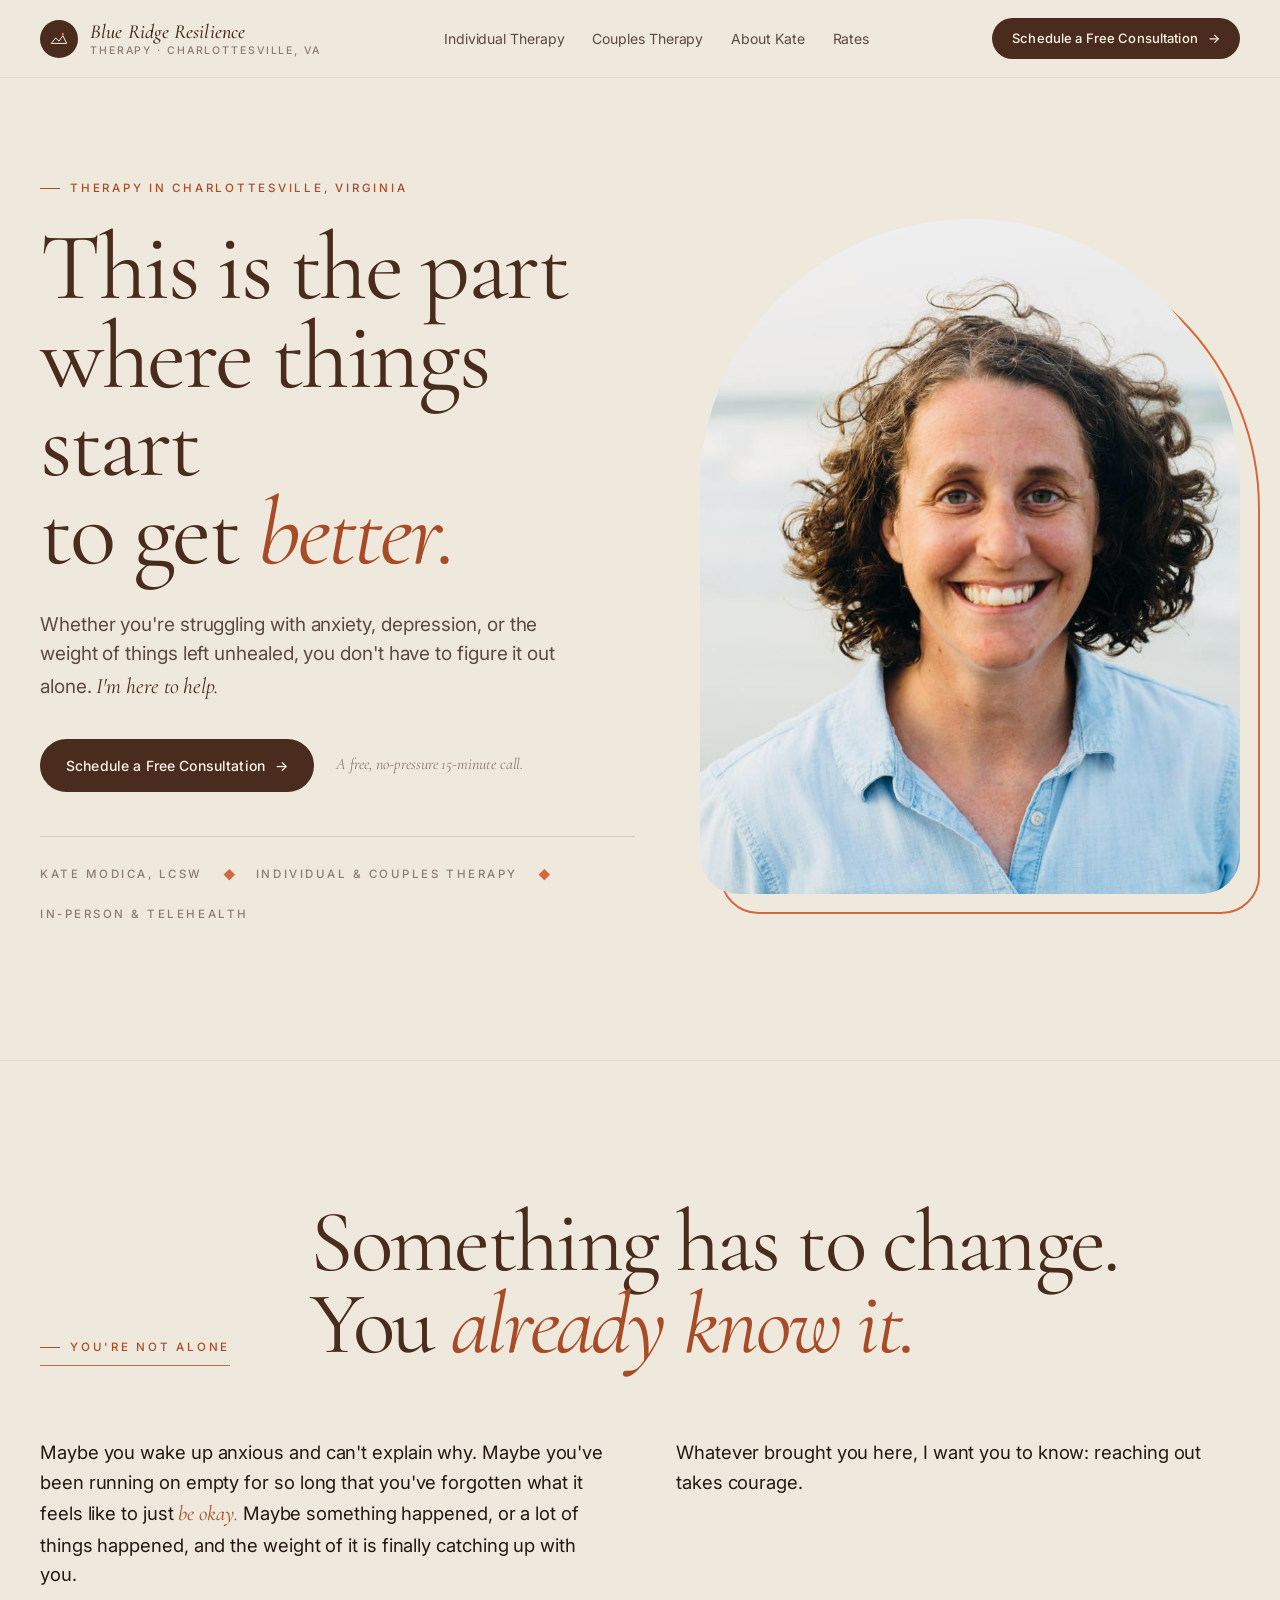
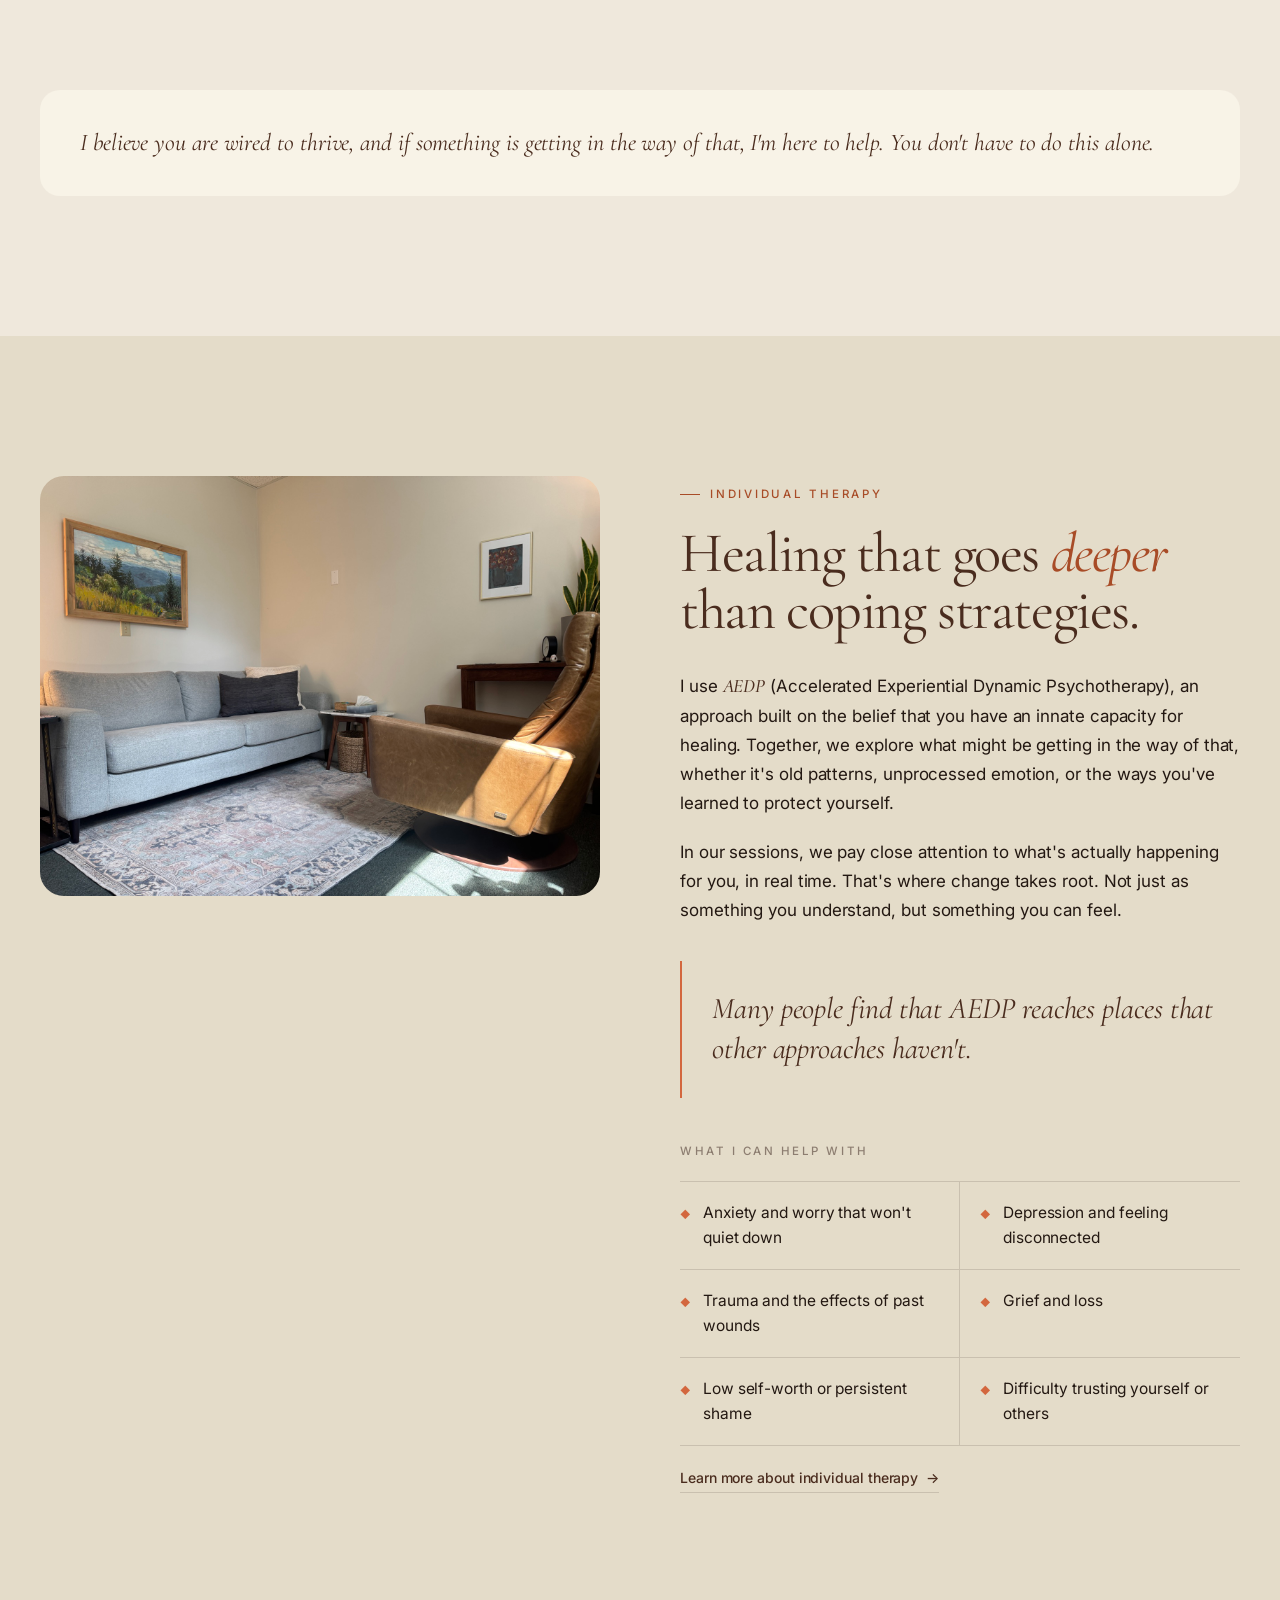
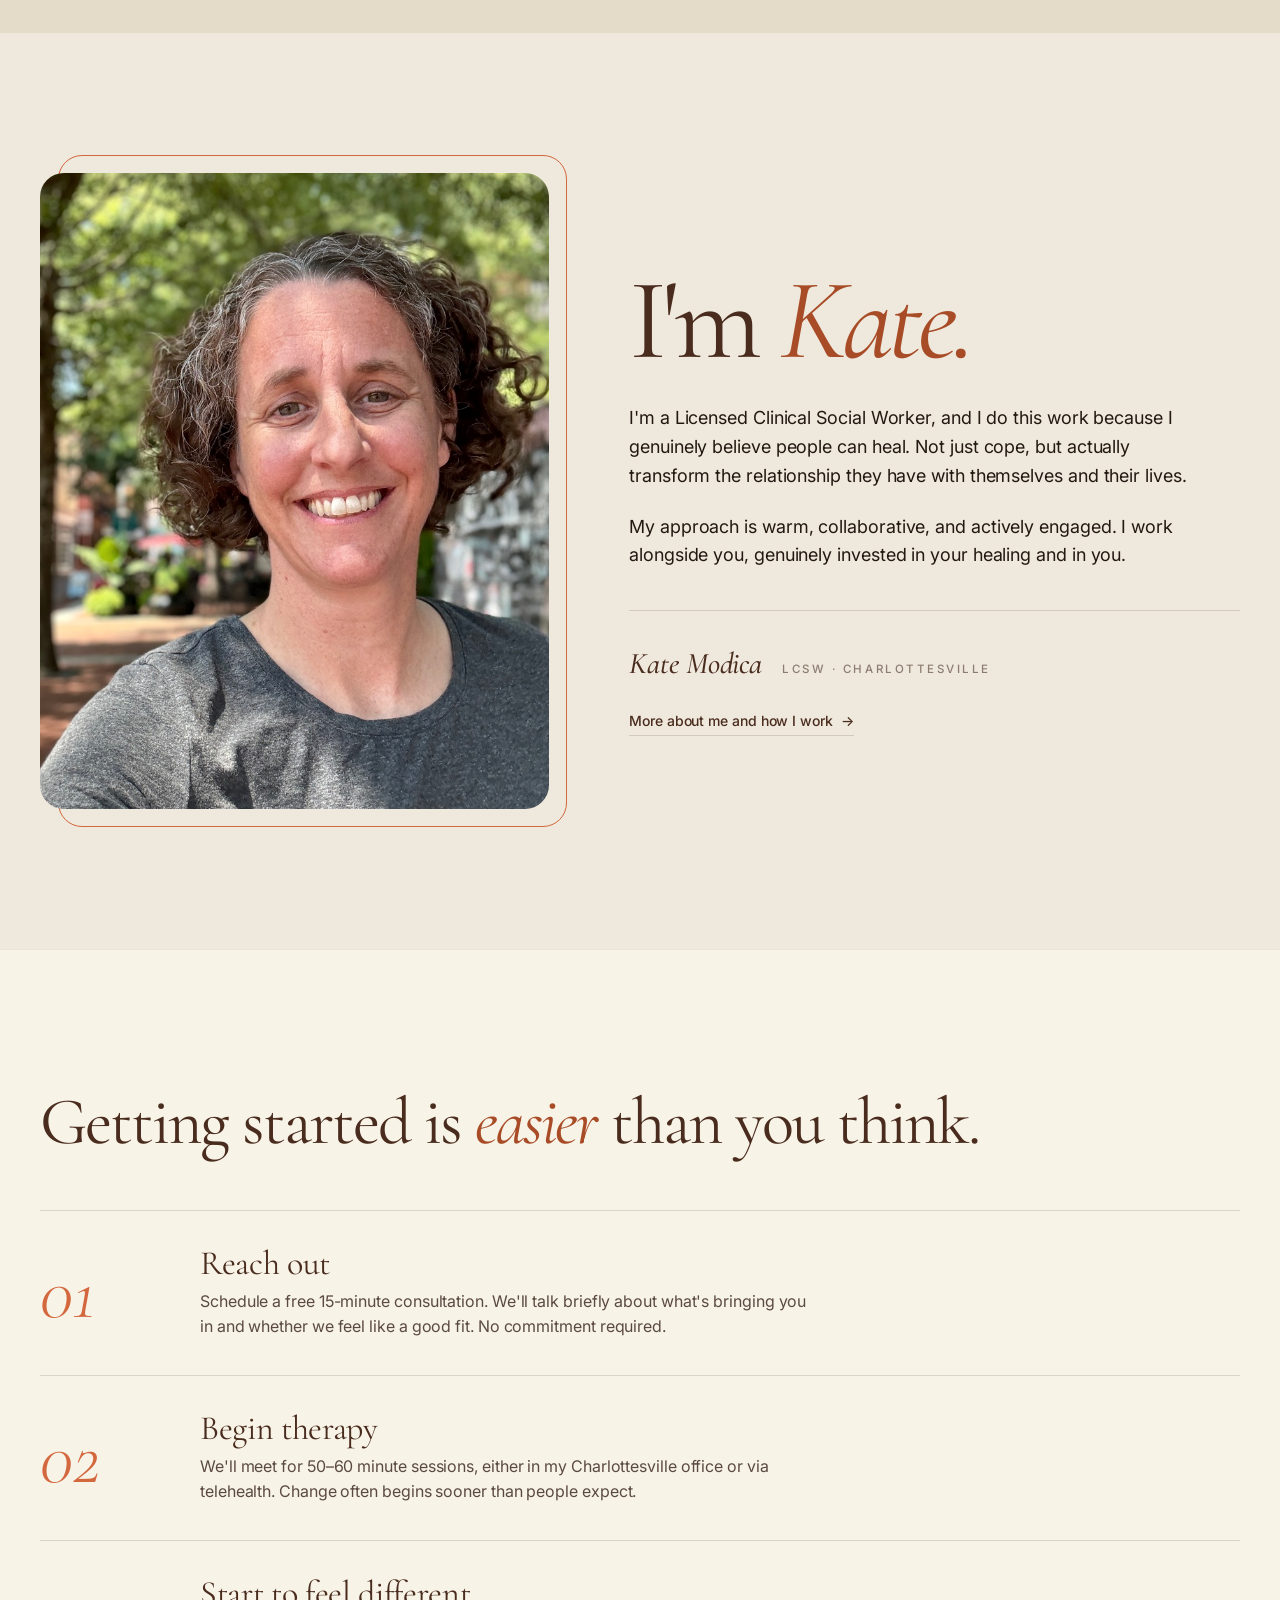
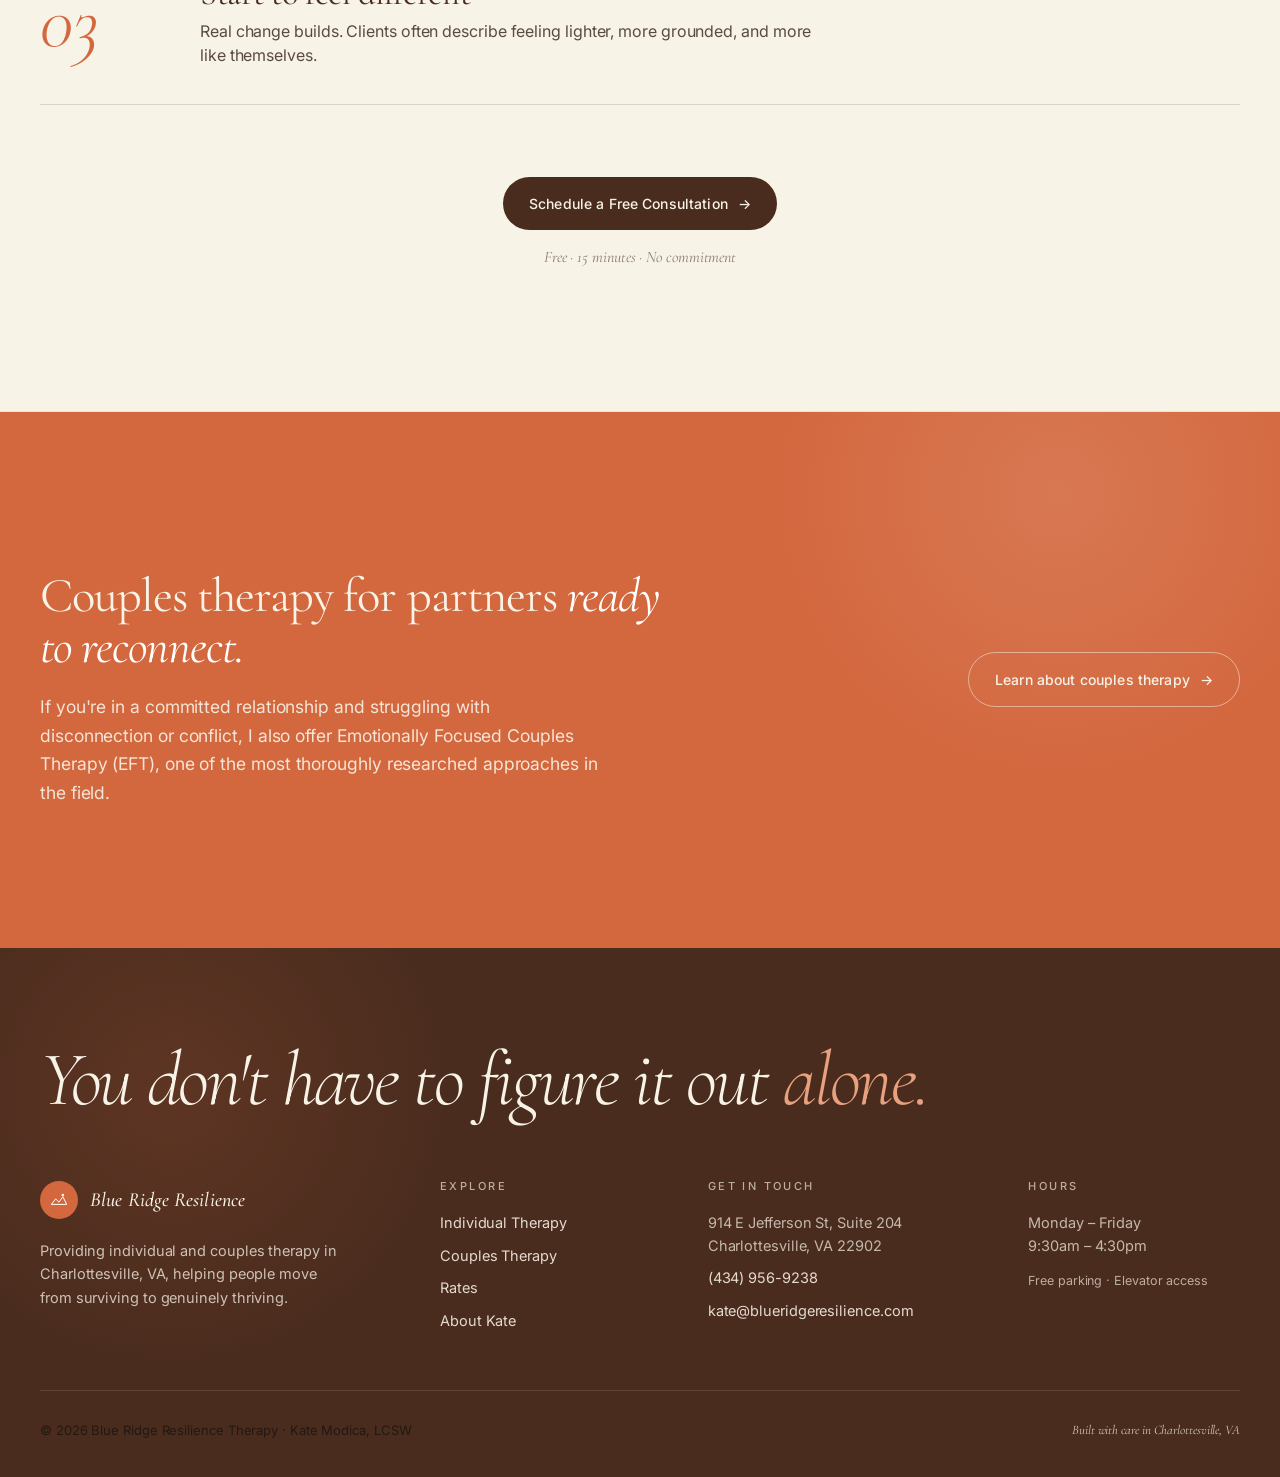
<file: files 2/index.html>
<!DOCTYPE html>
<html lang="en">
<head>
  <meta charset="UTF-8" />
  <meta name="viewport" content="width=device-width, initial-scale=1.0" />
  <title>Therapy in Charlottesville, VA · Kate Modica, LCSW · Blue Ridge Resilience Therapy</title>
  <meta name="description" content="Individual and couples therapy in Charlottesville, Virginia. Kate Modica, LCSW offers AEDP and EFT — approaches that go deeper than coping strategies. Schedule a free 15-minute consultation." />

  <link rel="icon" type="image/svg+xml" href="favicon.svg" />

  <meta property="og:type" content="website" />
  <meta property="og:site_name" content="Blue Ridge Resilience Therapy" />
  <meta property="og:title" content="Therapy in Charlottesville, VA · Kate Modica, LCSW" />
  <meta property="og:description" content="Individual and couples therapy in Charlottesville, Virginia. Kate Modica, LCSW offers AEDP and EFT — approaches that go deeper than coping strategies. Schedule a free 15-minute consultation." />
  <meta property="og:url" content="https://blueridgeresilience.com/" />
  <meta property="og:image" content="https://blueridgeresilience.com/headshot_kate.jpg" />
  <link rel="canonical" href="https://blueridgeresilience.com/" />

  <script type="application/ld+json">
  {
    "@context": "https://schema.org",
    "@type": "LocalBusiness",
    "name": "Blue Ridge Resilience Therapy",
    "description": "Individual and couples therapy in Charlottesville, Virginia. Kate Modica, LCSW offers AEDP and EFT — approaches that go deeper than coping strategies.",
    "url": "https://blueridgeresilience.com",
    "telephone": "(434) 956-9238",
    "email": "kate@blueridgeresilience.com",
    "image": "https://blueridgeresilience.com/headshot_kate.jpg",
    "priceRange": "$$",
    "address": {
      "@type": "PostalAddress",
      "streetAddress": "914 E Jefferson St, Suite 204",
      "addressLocality": "Charlottesville",
      "addressRegion": "VA",
      "postalCode": "22902",
      "addressCountry": "US"
    },
    "openingHoursSpecification": {
      "@type": "OpeningHoursSpecification",
      "dayOfWeek": ["Monday","Tuesday","Wednesday","Thursday","Friday"],
      "opens": "09:30",
      "closes": "16:30"
    },
    "founder": {
      "@type": "Person",
      "name": "Kate Modica",
      "jobTitle": "Licensed Clinical Social Worker"
    }
  }
  </script>

  <link rel="preconnect" href="https://fonts.googleapis.com" />
  <link rel="preconnect" href="https://fonts.gstatic.com" crossorigin />
  <link href="https://fonts.googleapis.com/css2?family=Cormorant+Garamond:ital,wght@0,300..600;1,300..600&family=Inter:wght@300..600&family=Caveat:wght@500..700&display=swap" rel="stylesheet" />
  <link rel="stylesheet" href="styles.css" />

  <style>
    /* ═══ HOMEPAGE SPECIFIC ═══ */

    /* HERO */
    .hero { padding: 72px 0 96px; position: relative; }
    .hero-inner { display: grid; grid-template-columns: 1.1fr 1fr; gap: 64px; align-items: center; }
    .hero-copy { padding: 20px 0 40px; }
    .hero h1 {
      margin: 26px 0 32px;
      font-size: clamp(58px, 7.5vw, 118px);
      font-weight: 400;
      line-height: 0.92;
      letter-spacing: -0.025em;
      color: var(--plum);
    }
    .hero h1 .italic { font-style: italic; color: var(--clay-dk); display: inline-block; }
    .hero-lead { font-size: 19px; color: var(--mid); max-width: 520px; margin: 0 0 36px; line-height: 1.55; }
    .hero-lead em { font-style: italic; font-family: var(--display); font-size: 22px; color: var(--plum); }
    .hero-actions { display: flex; align-items: center; gap: 22px; flex-wrap: wrap; }
    .hero-actions .sub { font-family: var(--display); font-style: italic; font-size: 16px; color: var(--muted); max-width: 200px; line-height: 1.35; }
    .hero-cred { display: flex; align-items: center; gap: 20px; margin-top: 44px; padding-top: 28px; border-top: 1px solid var(--rule); flex-wrap: wrap; }
    .cred-item { font-size: 11.5px; letter-spacing: 0.22em; text-transform: uppercase; color: var(--muted); font-weight: 500; }
    .cred-sep { color: var(--clay); font-size: 12px; }

    /* Portrait */
    .hero-figure { position: relative; aspect-ratio: 4/5; max-width: 540px; margin-left: auto; }
    .hero-figure::after {
      content: '';
      position: absolute;
      inset: 20px -20px -20px 20px;
      border: 2px solid var(--clay);
      border-radius: 280px 280px 40px 40px;
      z-index: -1;
    }
    .hero-figure .main {
      width: 100%; height: 100%; object-fit: cover; object-position: center 20%;
      filter: saturate(0.96) contrast(1.02);
      border-radius: 280px 280px 40px 40px;
    }


    /* CHANGE section */
    .change { padding: 140px 0; border-top: 1px solid var(--rule-soft); background: var(--shell); }
    .change-head { display: grid; grid-template-columns: auto 1fr; gap: 80px; align-items: end; max-width: 1200px; margin: 0 auto 72px; }
    .change-head .eyebrow { padding-bottom: 8px; border-bottom: 1px solid var(--clay); min-width: 180px; }
    .change-head h2 { font-size: clamp(48px, 7vw, 88px); font-weight: 400; line-height: 0.94; letter-spacing: -0.03em; }
    .change-head h2 em { font-style: italic; color: var(--clay-dk); }
    .change-body { display: grid; grid-template-columns: 1fr 1fr; gap: 72px; max-width: 1200px; margin: 0 auto; }
    .change-body p { font-size: 18.5px; line-height: 1.6; color: var(--ink); }
    .change-body p em { font-style: italic; color: var(--clay-dk); font-family: var(--display); font-size: 21px; }
    .closer {
      grid-column: 1 / -1; margin-top: 28px; padding: 36px 40px;
      background: var(--milk); border-radius: 20px;
    }
    .closer p { font-family: var(--display); font-style: italic; font-size: 24px; line-height: 1.4; color: var(--plum); margin: 0; }

    /* WORK section */
    .work { padding: 140px 0; background: var(--shell-deep); }
    .work-inner { display: grid; grid-template-columns: 1fr 1fr; gap: 80px; align-items: start; }
    .work-figure { position: relative; }
    .work-figure img { width: 100%; height: auto; max-height: 560px; border-radius: 24px; filter: saturate(0.94) contrast(1.02); }
    .work-content h2 { font-size: clamp(36px, 4.4vw, 62px); line-height: 1; letter-spacing: -0.025em; margin: 22px 0 32px; }
    .work-content h2 em { font-style: italic; color: var(--clay-dk); }
    .work-content p { font-size: 17px; line-height: 1.7; margin-bottom: 20px; }
    .work-content strong { font-family: var(--display); font-style: italic; font-weight: 500; color: var(--plum); font-size: 19px; }
    .help-title { font-size: 11.5px; letter-spacing: 0.22em; text-transform: uppercase; color: var(--muted); font-weight: 500; margin: 44px 0 20px; }
    .help-grid { display: grid; grid-template-columns: 1fr 1fr; gap: 0; border-top: 1px solid var(--rule); list-style: none; }
    .help-grid .item { padding: 18px 16px 18px 0; border-bottom: 1px solid var(--rule); font-size: 15.5px; color: var(--ink); display: flex; gap: 12px; align-items: baseline; }
    .help-grid .item:nth-child(odd)  { border-right: 1px solid var(--rule); padding-right: 20px; }
    .help-grid .item:nth-child(even) { padding-left: 20px; }
    .help-grid .item .idx { font-family: var(--body); font-style: normal; font-size: 10px; color: var(--clay); flex-shrink: 0; }

    /* MEET section */
    .meet { padding: 140px 0; background: var(--shell); }
    .meet-inner { display: grid; grid-template-columns: 1fr 1.2fr; gap: 80px; align-items: center; }
    .meet-figure { position: relative; }
    .meet-figure img { width: 100%; aspect-ratio: 4/5; object-fit: cover; object-position: center center; border-radius: 24px; filter: saturate(0.94) contrast(1.02); }
    .meet-figure::before {
      content: ''; position: absolute; inset: -18px -18px -18px 18px;
      border: 1px solid var(--clay); border-radius: 24px; z-index: -1;
    }
    .meet h2 { font-size: clamp(60px, 9vw, 160px); line-height: 0.9; letter-spacing: -0.04em; margin: 22px 0 32px; }
    .meet h2 em { font-style: italic; color: var(--clay-dk); }
    .meet p { font-size: 18px; line-height: 1.6; margin-bottom: 22px; max-width: 560px; }
    .meet-sig { margin-top: 40px; padding-top: 28px; border-top: 1px solid var(--rule); display: flex; gap: 20px; align-items: baseline; }
    .meet-sig .name { font-family: var(--display); font-style: italic; font-size: 30px; color: var(--plum); font-weight: 500; }
    .meet-sig .title { font-size: 11.5px; letter-spacing: 0.22em; text-transform: uppercase; color: var(--muted); font-weight: 500; }

    /* HOW section */
    .how { padding: 140px 0; background: var(--milk); border-top: 1px solid var(--rule-soft); border-bottom: 1px solid var(--rule-soft); }
    .how-head { display: block; max-width: 1200px; margin: 0 auto 56px; }
    .how-head h2 { font-size: clamp(40px, 5.2vw, 80px); line-height: 0.96; letter-spacing: -0.03em; }
    .how-head h2 em { font-style: italic; color: var(--clay-dk); }
    .steps { max-width: 1200px; margin: 0 auto; }
    .step {
      display: grid; grid-template-columns: 120px 1fr auto; gap: 40px; align-items: center;
      padding: 36px 0; border-top: 1px solid var(--rule);
      transition: all 0.45s var(--ease);
    }
    .step:last-child { border-bottom: 1px solid var(--rule); }
    .step:hover { padding-left: 12px; background: linear-gradient(90deg, rgba(211,103,62,.04), transparent 60%); }
    .step .n { font-family: var(--display); font-style: italic; font-size: 76px; font-weight: 300; color: var(--clay); line-height: 0.9; }
    .step h3 { font-family: var(--display); font-size: 34px; font-weight: 400; color: var(--plum); margin-bottom: 8px; }
    .step p { font-size: 16px; color: var(--mid); line-height: 1.55; max-width: 620px; }
    .step .arrow { font-size: 38px; color: var(--muted); opacity: 0; transform: translateX(-6px); transition: all 0.45s var(--ease); font-family: var(--display); }
    .step:hover .arrow { opacity: 1; transform: translateX(0); color: var(--clay-dk); }
    .how-cta { text-align: center; margin-top: 72px; }

    /* COUPLES teaser */
    .couples { padding: 140px 0; background: var(--clay); position: relative; overflow: hidden; }
    .couples::before { content: ''; position: absolute; top: -50%; right: -10%; width: 700px; height: 700px; background: radial-gradient(circle, rgba(248,243,231,.12), transparent 60%); pointer-events: none; }
    .couples-inner { display: grid; grid-template-columns: 1.3fr 1fr; gap: 56px; align-items: center; position: relative; z-index: 1; }
    .couples h2 { color: var(--milk); font-size: clamp(30px, 3.8vw, 50px); line-height: 1.06; letter-spacing: -0.02em; margin: 18px 0 20px; }
    .couples h2 em { font-style: italic; color: #fff; }
    .couples p { font-size: 17.5px; color: rgba(248,243,231,.9); max-width: 560px; }

    /* Responsive */
    @media (max-width: 1040px) {
      .hero-inner { grid-template-columns: 1fr; gap: 48px; }
      .hero-figure { max-width: 460px; margin: 0 auto; }
      .hero-lead { max-width: 100%; }
      .change-head, .change-body { grid-template-columns: 1fr; gap: 32px; }
      .work-inner, .meet-inner, .couples-inner { grid-template-columns: 1fr; gap: 56px; }
      .meet-figure { max-width: 400px; margin: 0 auto; }
      .change, .work, .meet, .how, .couples { padding: 96px 0; }
      .step { grid-template-columns: 70px 1fr; gap: 24px; }
      .step .n { font-size: 48px; }
      .step .arrow { display: none; }
      .help-grid { grid-template-columns: 1fr; }
      .help-grid .item:nth-child(odd) { border-right: none; padding-right: 0; }
      .help-grid .item:nth-child(even) { padding-left: 0; }
    }
    @media (max-width: 640px) {
      .hero h1 { font-size: 52px; }
      .hero-actions { flex-direction: column; align-items: flex-start; gap: 16px; }
.closer { padding: 28px 24px; }
    }
  </style>
</head>
<body>
<a href="#main-content" class="skip-link">Skip to main content</a>

<!-- HEADER -->
<header class="site-header">
  <div class="header-inner">
    <a href="index.html" class="brand">
      <span class="brand-mark">
        <svg viewBox="0 0 40 40" fill="none" aria-hidden="true">
          <path d="M6 28 L14 18 L20 24 L27 14 L34 28 Z" stroke="#F8F3E7" stroke-width="1.8" stroke-linejoin="round" fill="none"/>
          <circle cx="27" cy="11" r="2.4" fill="#D3673E"/>
        </svg>
      </span>
      <span class="brand-stack">
        <span class="brand-name">Blue Ridge Resilience</span>
        <span class="brand-tag">Therapy · Charlottesville, VA</span>
      </span>
    </a>
    <nav class="primary-nav">
      <a href="individual-therapy.html">Individual Therapy</a>
      <a href="couples-therapy.html">Couples Therapy</a>
      <a href="about.html">About Kate</a>
      <a href="rates.html">Rates</a>
    </nav>
    <div class="header-actions">
      <a href="https://katemo.clientsecure.me" target="_blank" rel="noopener" class="btn btn-sm">Schedule a Free Consultation</a>
      <button class="nav-hamburger" id="hamburger" aria-label="Open menu">
        <span></span><span></span><span></span>
      </button>
    </div>
  </div>
  <div class="mobile-menu" id="mobileMenu">
    <a href="individual-therapy.html">Individual Therapy</a>
    <a href="couples-therapy.html">Couples Therapy</a>
    <a href="about.html">About Kate</a>
    <a href="rates.html">Rates</a>
    <a href="https://katemo.clientsecure.me" target="_blank" rel="noopener" class="btn">Schedule a Free Consultation</a>
  </div>
</header>

<!-- HERO -->
<section class="hero" id="main-content">
  <div class="container">
    <div class="hero-inner">
      <div class="hero-copy">
        <span class="kicker reveal">Therapy in Charlottesville, Virginia</span>
        <h1 class="reveal reveal-d1">
          This is the part<br/>
          where things start<br/>
          to get <span class="italic">better.</span>
        </h1>
        <p class="hero-lead reveal reveal-d2">Whether you're struggling with anxiety, depression, or the weight of things left unhealed, you don't have to figure it out alone. <em>I'm here to help.</em></p>
        <div class="hero-actions reveal reveal-d3">
          <a href="https://katemo.clientsecure.me" target="_blank" rel="noopener" class="btn">Schedule a Free Consultation</a>
          <span class="sub">A free, no-pressure 15-minute call.</span>
        </div>
        <div class="hero-cred reveal reveal-d3">
          <span class="cred-item">Kate Modica, LCSW</span>
          <span class="cred-sep">◆</span>
          <span class="cred-item">Individual &amp; Couples Therapy</span>
          <span class="cred-sep">◆</span>
          <span class="cred-item">In-Person &amp; Telehealth</span>
        </div>
      </div>

      <div class="hero-figure reveal reveal-d2">
        <img class="main" src="headshot_kate.jpg" alt="Kate Modica, LCSW — therapist in Charlottesville, Virginia" />
      </div>
    </div>
  </div>

</section>

<!-- CHANGE -->
<section class="change">
  <div class="container">
    <div class="change-head">
      <div class="eyebrow reveal">
        <span class="kicker">You're not alone</span>
      </div>
      <h2 class="reveal reveal-d1">Something has to change.<br/>You <em>already know it.</em></h2>
    </div>
    <div class="change-body">
      <p class="reveal">Maybe you wake up anxious and can't explain why. Maybe you've been running on empty for so long that you've forgotten what it feels like to just <em>be okay.</em> Maybe something happened, or a lot of things happened, and the weight of it is finally catching up with you.</p>
      <p class="reveal reveal-d1">Whatever brought you here, I want you to know: reaching out takes courage.</p>
      <div class="closer reveal reveal-d2">
        <p>I believe you are wired to thrive, and if something is getting in the way of that, I'm here to help. You don't have to do this alone.</p>
      </div>
    </div>
  </div>
</section>

<!-- WORK -->
<section class="work">
  <div class="container">
    <div class="work-inner">
      <div class="work-figure reveal">
        <img src="IMG_3106.JPG" alt="Kate's therapy office in Charlottesville, VA — a calm, welcoming space" loading="lazy" />
      </div>
      <div class="work-content">
        <span class="kicker reveal">Individual Therapy</span>
        <h2 class="reveal reveal-d1">Healing that goes <em>deeper</em> than coping strategies.</h2>
        <p class="reveal reveal-d2">I use <strong>AEDP</strong> (Accelerated Experiential Dynamic Psychotherapy), an approach built on the belief that you have an innate capacity for healing. Together, we explore what might be getting in the way of that, whether it's old patterns, unprocessed emotion, or the ways you've learned to protect yourself.</p>
        <p class="reveal reveal-d2">In our sessions, we pay close attention to what's actually happening for you, in real time. That's where change takes root. Not just as something you understand, but something you can feel.</p>
        <div class="pullquote reveal reveal-d3">Many people find that AEDP reaches places that other approaches haven't.</div>
        <div class="help-title reveal">What I can help with</div>
        <ul class="help-grid reveal">
          <li class="item"><span class="idx">◆</span>Anxiety and worry that won't quiet down</li>
          <li class="item"><span class="idx">◆</span>Depression and feeling disconnected</li>
          <li class="item"><span class="idx">◆</span>Trauma and the effects of past wounds</li>
          <li class="item"><span class="idx">◆</span>Grief and loss</li>
          <li class="item"><span class="idx">◆</span>Low self-worth or persistent shame</li>
          <li class="item"><span class="idx">◆</span>Difficulty trusting yourself or others</li>
        </ul>
        <a href="individual-therapy.html" class="text-link reveal">Learn more about individual therapy</a>
      </div>
    </div>
  </div>
</section>

<!-- MEET -->
<section class="meet">
  <div class="container">
    <div class="meet-inner">
      <div class="meet-figure reveal">
        <img src="IMG_4212 2 copy.JPG" alt="Kate Modica, LCSW" loading="lazy" />
      </div>
      <div>
        <h2 class="reveal reveal-d1">I'm <em>Kate.</em></h2>
        <p class="reveal reveal-d2">I'm a Licensed Clinical Social Worker, and I do this work because I genuinely believe people can heal. Not just cope, but actually transform the relationship they have with themselves and their lives.</p>
        <p class="reveal reveal-d2">My approach is warm, collaborative, and actively engaged. I work alongside you, genuinely invested in your healing and in you.</p>
        <div class="meet-sig reveal reveal-d3">
          <span class="name">Kate Modica</span>
          <span class="title">LCSW · Charlottesville</span>
        </div>
        <a href="about.html" class="text-link reveal">More about me and how I work</a>
      </div>
    </div>
  </div>
</section>

<!-- HOW -->
<section class="how">
  <div class="container">
    <div class="how-head">
      <h2 class="reveal reveal-d1">Getting started is <em>easier</em> than you think.</h2>
    </div>
    <div class="steps">
      <div class="step reveal">
        <div class="n">01</div>
        <div>
          <h3>Reach out</h3>
          <p>Schedule a free 15-minute consultation. We'll talk briefly about what's bringing you in and whether we feel like a good fit. No commitment required.</p>
        </div>
        <div class="arrow">→</div>
      </div>
      <div class="step reveal">
        <div class="n">02</div>
        <div>
          <h3>Begin therapy</h3>
          <p>We'll meet for 50–60 minute sessions, either in my Charlottesville office or via telehealth. Change often begins sooner than people expect.</p>
        </div>
        <div class="arrow">→</div>
      </div>
      <div class="step reveal">
        <div class="n">03</div>
        <div>
          <h3>Start to feel different</h3>
          <p>Real change builds. Clients often describe feeling lighter, more grounded, and more like themselves.</p>
        </div>
        <div class="arrow">→</div>
      </div>
    </div>
    <div class="how-cta reveal">
      <a href="https://katemo.clientsecure.me" target="_blank" rel="noopener" class="btn">Schedule a Free Consultation</a>
      <span class="cta-sub">Free · 15 minutes · No commitment</span>
    </div>
  </div>
</section>

<!-- COUPLES -->
<section class="couples">
  <div class="container">
    <div class="couples-inner">
      <div class="reveal">
        <h2>Couples therapy for partners <em>ready to reconnect.</em></h2>
        <p>If you're in a committed relationship and struggling with disconnection or conflict, I also offer Emotionally Focused Couples Therapy (EFT), one of the most thoroughly researched approaches in the field.</p>
      </div>
      <div class="reveal reveal-d1" style="justify-self:end">
        <a href="couples-therapy.html" class="btn btn-ghost-light">Learn about couples therapy</a>
      </div>
    </div>
  </div>
</section>

<!-- FOOTER -->
<footer>
  <div class="container footer-inner">
    <div class="footer-big">You don't have to figure it out <em>alone.</em></div>
    <div class="footer-top">
      <div>
        <a href="index.html" class="brand">
          <span class="brand-mark">
            <svg viewBox="0 0 40 40" fill="none" aria-hidden="true">
              <path d="M6 28 L14 18 L20 24 L27 14 L34 28 Z" stroke="#F8F3E7" stroke-width="1.8" stroke-linejoin="round" fill="none"/>
              <circle cx="27" cy="11" r="2.4" fill="#E8A07F"/>
            </svg>
          </span>
          <span class="brand-name">Blue Ridge Resilience</span>
        </a>
        <p>Providing individual and couples therapy in Charlottesville, VA, helping people move from surviving to genuinely thriving.</p>
      </div>
      <div class="footer-col">
        <h4>Explore</h4>
        <ul>
          <li><a href="individual-therapy.html">Individual Therapy</a></li>
          <li><a href="couples-therapy.html">Couples Therapy</a></li>
          <li><a href="rates.html">Rates</a></li>
          <li><a href="about.html">About Kate</a></li>
        </ul>
      </div>
      <div class="footer-col">
        <h4>Get in Touch</h4>
        <ul>
          <li>914 E Jefferson St, Suite 204<br/>Charlottesville, VA 22902</li>
          <li><a href="tel:4349569238">(434) 956-9238</a></li>
          <li><a href="mailto:kate@blueridgeresilience.com">kate@blueridgeresilience.com</a></li>
        </ul>
      </div>
      <div class="footer-col">
        <h4>Hours</h4>
        <ul>
          <li>Monday – Friday<br/>9:30am – 4:30pm</li>
        </ul>
        <div class="footer-extras">Free parking · Elevator access</div>
      </div>
    </div>
    <div class="footer-bottom">
      <p>© 2026 Blue Ridge Resilience Therapy · Kate Modica, LCSW</p>
      <p><em>Built with care in Charlottesville, VA</em></p>
    </div>
  </div>
</footer>

<script>
  const io = new IntersectionObserver((es) => {
    es.forEach(e => { if (e.isIntersecting) { e.target.classList.add('in'); io.unobserve(e.target); } });
  }, { threshold: 0.1, rootMargin: '0px 0px -40px 0px' });
  document.querySelectorAll('.reveal').forEach(el => io.observe(el));

  const hamburger = document.getElementById('hamburger');
  const mobileMenu = document.getElementById('mobileMenu');
  if (hamburger && mobileMenu) {
    hamburger.setAttribute('aria-expanded', 'false');
    hamburger.addEventListener('click', () => {
      const isOpen = mobileMenu.classList.toggle('open');
      hamburger.setAttribute('aria-expanded', String(isOpen));
    });
  }
</script>
</body>
</html>
</file>
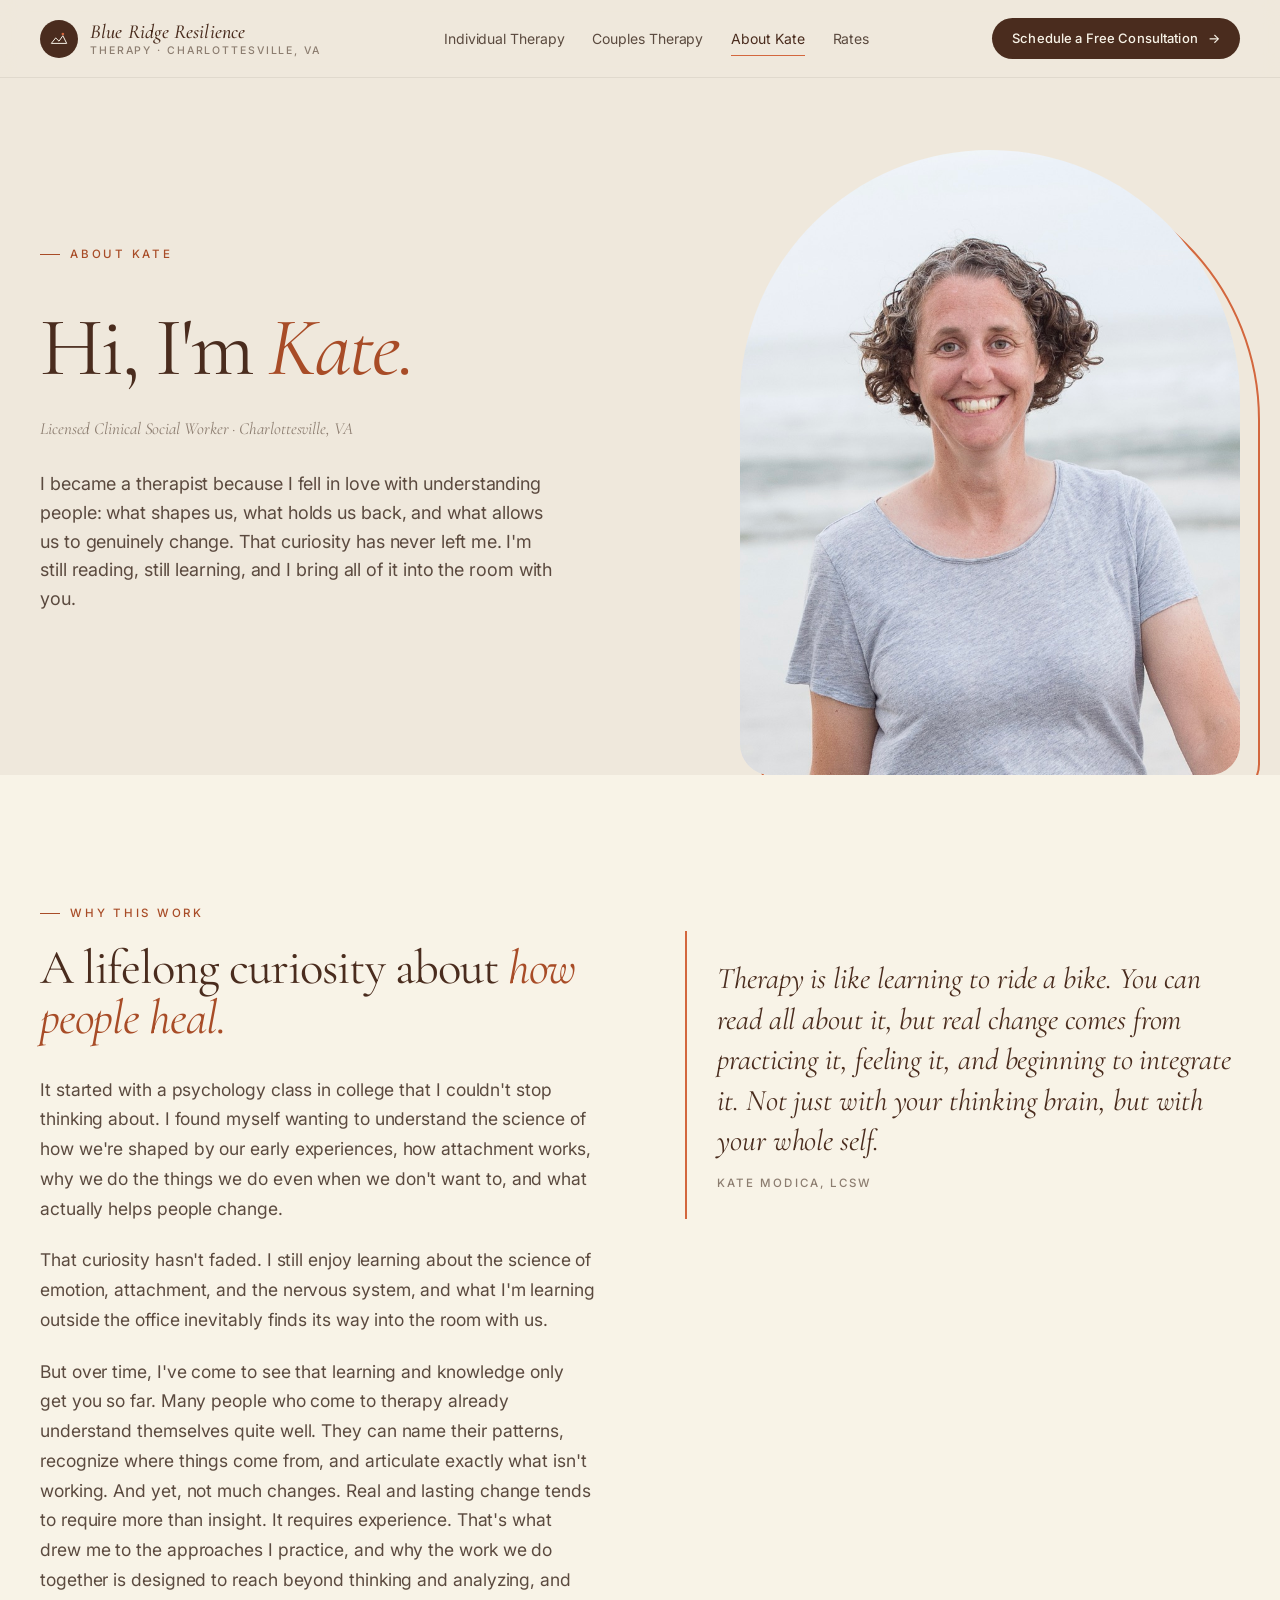
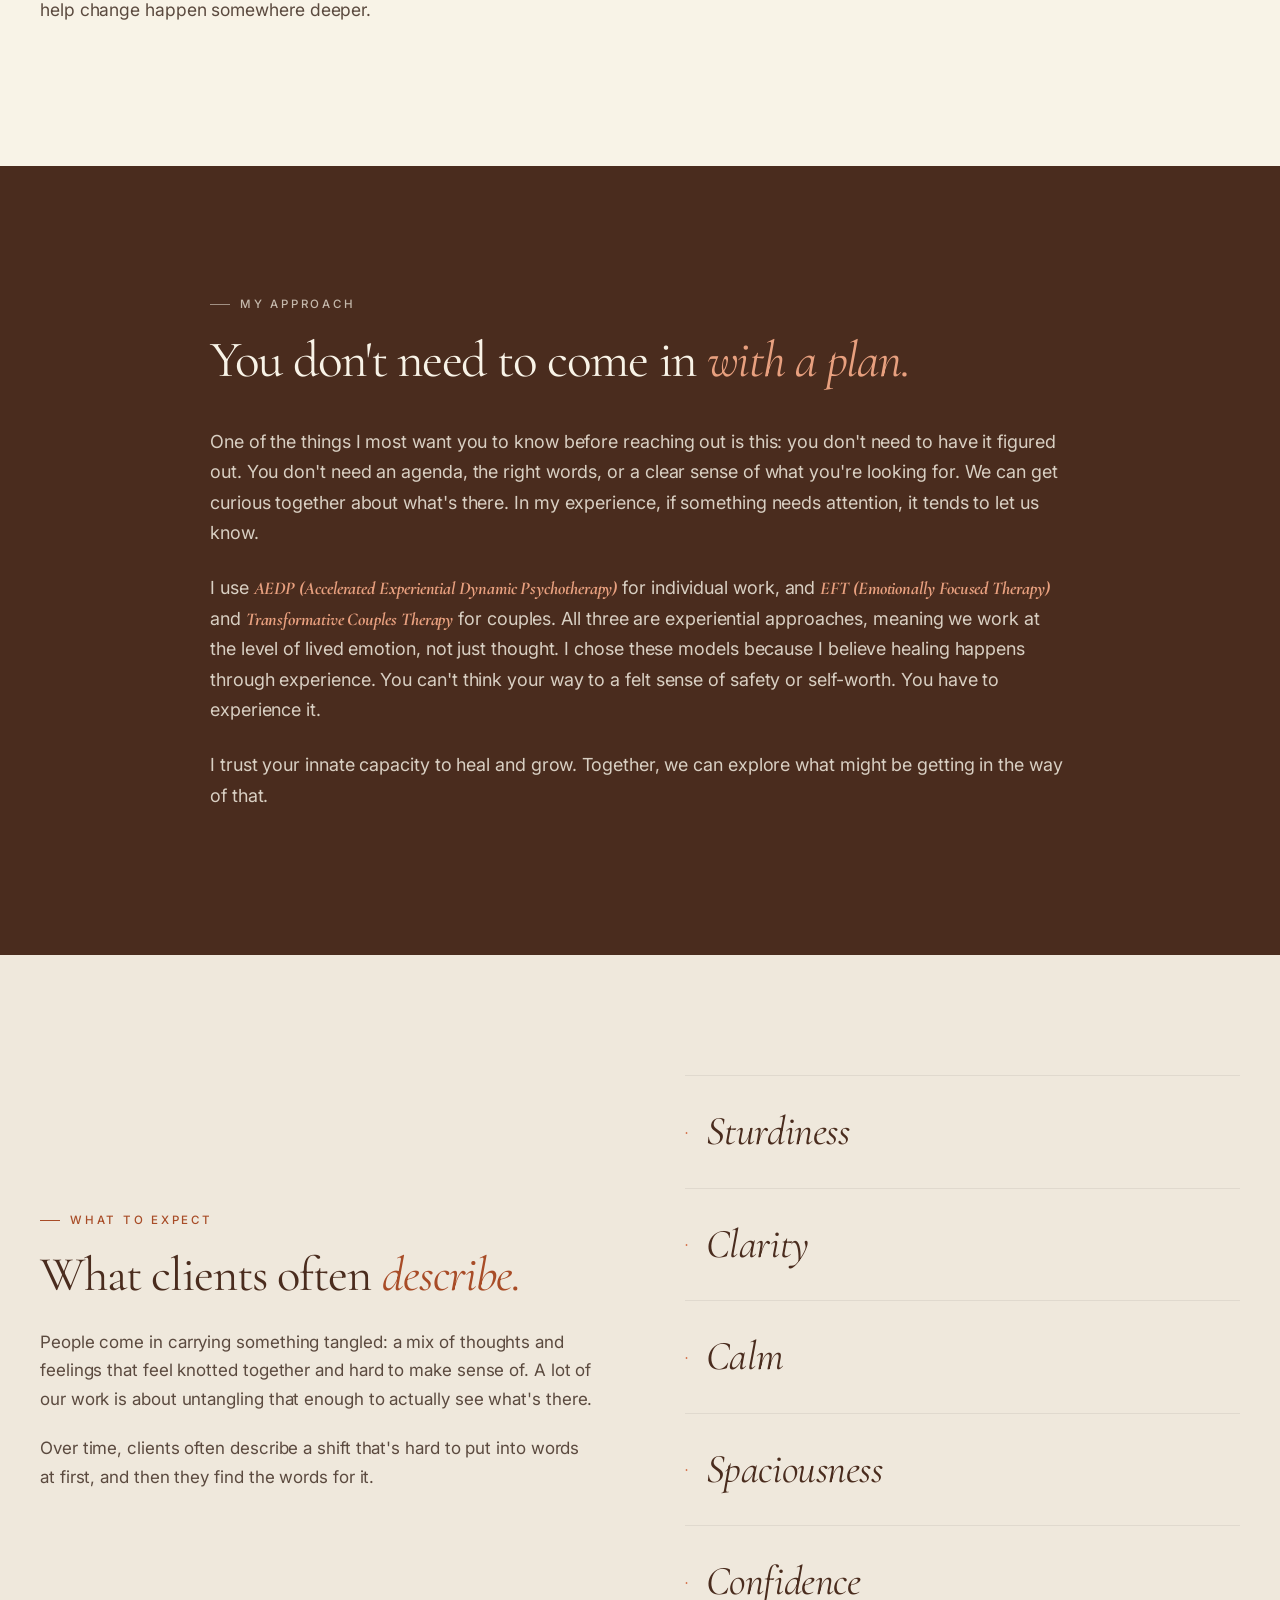
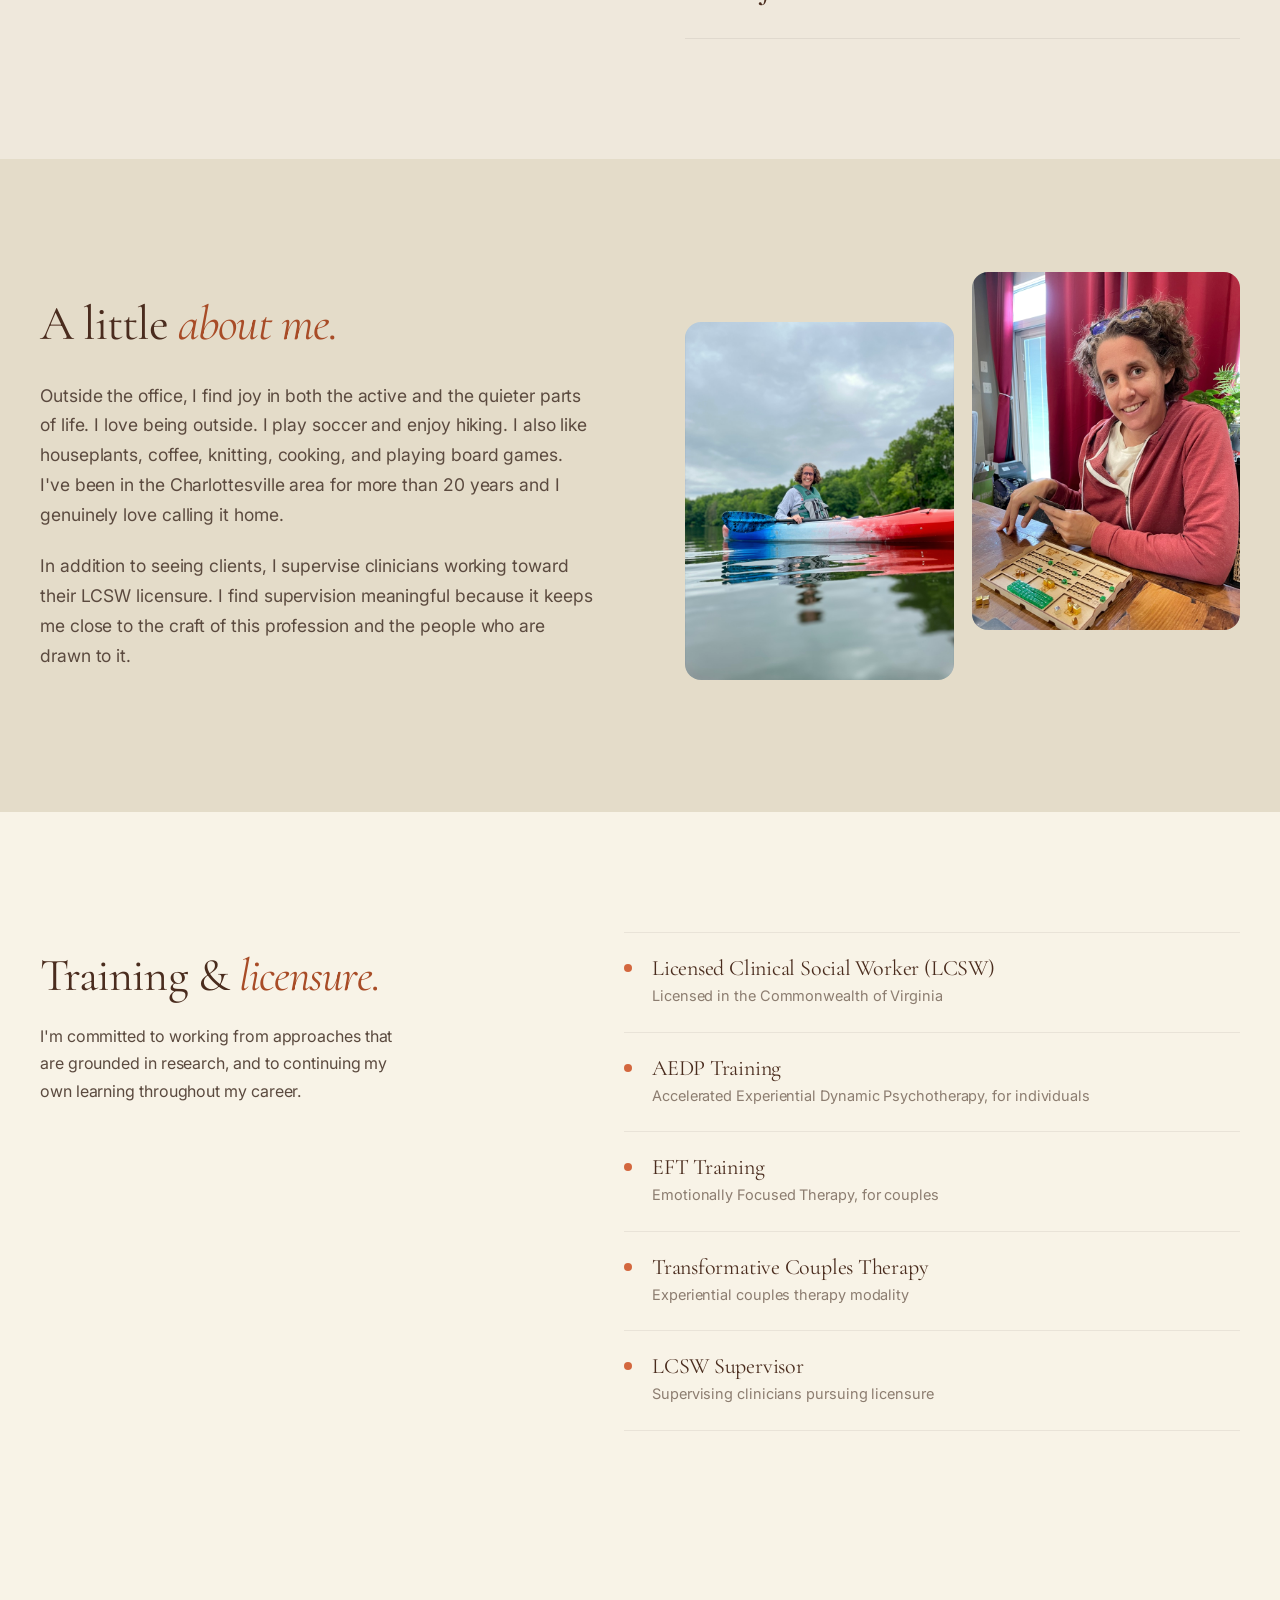
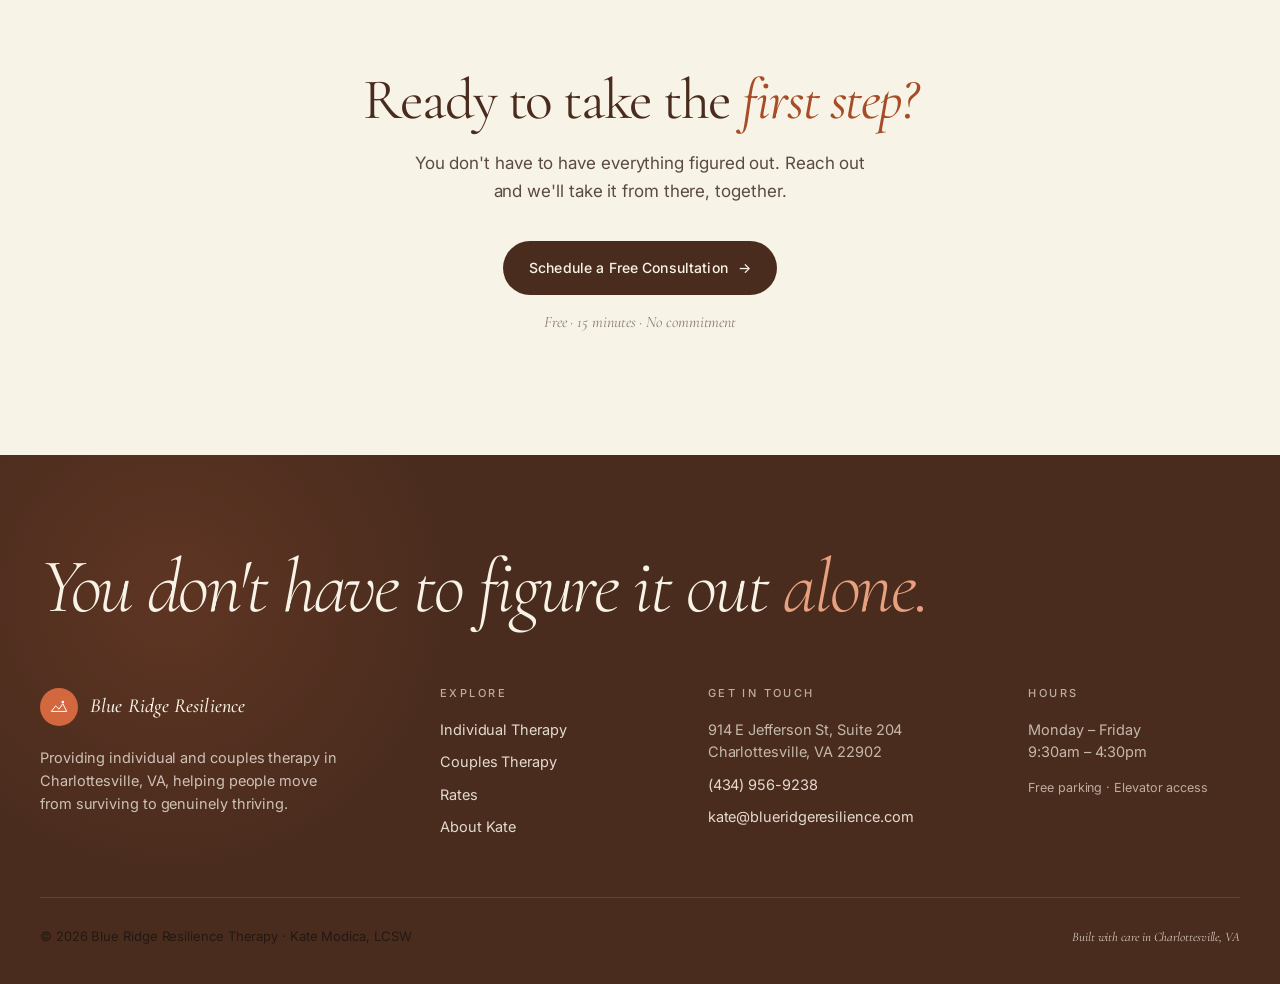
<file: files 2/about.html>
<!DOCTYPE html>
<html lang="en">
<head>
  <meta charset="UTF-8" />
  <meta name="viewport" content="width=device-width, initial-scale=1.0" />
  <title>About Kate Modica, LCSW · Therapist in Charlottesville, VA</title>
  <meta name="description" content="Meet Kate Modica, LCSW — a therapist in Charlottesville, VA specializing in AEDP for individuals and EFT for couples. Warm, collaborative, experiential care." />

  <link rel="icon" type="image/svg+xml" href="favicon.svg" />

  <meta property="og:type" content="website" />
  <meta property="og:site_name" content="Blue Ridge Resilience Therapy" />
  <meta property="og:title" content="About Kate Modica, LCSW · Blue Ridge Resilience Therapy" />
  <meta property="og:description" content="Meet Kate Modica, LCSW — a therapist in Charlottesville, VA specializing in AEDP for individuals and EFT for couples. Warm, collaborative, experiential care." />
  <meta property="og:url" content="https://blueridgeresilience.com/about.html" />
  <meta property="og:image" content="https://blueridgeresilience.com/headshot_kate.jpg" />
  <link rel="canonical" href="https://blueridgeresilience.com/about.html" />

  <link rel="preconnect" href="https://fonts.googleapis.com" />
  <link rel="preconnect" href="https://fonts.gstatic.com" crossorigin />
  <link href="https://fonts.googleapis.com/css2?family=Cormorant+Garamond:ital,wght@0,300..600;1,300..600&family=Inter:wght@300..600&display=swap" rel="stylesheet" />
  <link rel="stylesheet" href="styles.css" />

  <style>
    /* ═══ ABOUT PAGE SPECIFIC ═══ */

    /* About hero image object-position */
    .page-hero-figure img { object-position: center 15%; }

    /* WHY */
    .why { padding: 120px 0; background: var(--milk); }
    .why-inner { display: grid; grid-template-columns: 1fr 1fr; gap: 90px; align-items: start; }
    .why-content h2 { font-size: clamp(32px, 3.8vw, 52px); line-height: 1.02; letter-spacing: -0.02em; margin: 20px 0 32px; }
    .why-content h2 em { font-style: italic; color: var(--clay-dk); }
    .why-content p { font-size: 17.5px; line-height: 1.7; margin-bottom: 22px; color: var(--mid); }

    /* HOW I WORK — dark */
    .how-work { padding: 120px 0; background: var(--plum); }
    .how-work .kicker { color: rgba(248,243,231,.7); }
    .how-work .kicker::before { background: rgba(248,243,231,.5); }
    .how-work-inner { max-width: 860px; margin: 0 auto; }
    .how-work h2 { font-size: clamp(36px, 4vw, 60px); color: var(--milk); line-height: 1.02; letter-spacing: -0.025em; margin: 20px 0 40px; }
    .how-work h2 em { font-style: italic; color: var(--clay-soft); }
    .how-work p { font-size: 18px; line-height: 1.7; color: rgba(248,243,231,.82); margin-bottom: 24px; }
    .how-work strong { color: var(--clay-soft); font-style: italic; font-family: var(--display); }

    /* QUALITIES */
    .qualities-section { padding: 120px 0; background: var(--shell); }
    .qualities-inner { display: grid; grid-template-columns: 1fr 1fr; gap: 90px; align-items: center; }
    .qualities-content h2 { font-size: clamp(32px, 3.8vw, 52px); line-height: 1.02; letter-spacing: -0.02em; margin: 20px 0 28px; }
    .qualities-content h2 em { font-style: italic; color: var(--clay-dk); }
    .qualities-content p { font-size: 17px; line-height: 1.7; color: var(--mid); margin-bottom: 20px; }
    .qualities-list { list-style: none; }
    .qualities-list li {
      font-family: var(--display);
      font-size: clamp(28px, 3.2vw, 42px);
      font-style: italic;
      font-weight: 400;
      color: var(--plum);
      padding: 22px 0;
      border-bottom: 1px solid var(--rule-soft);
      letter-spacing: -0.01em;
      display: flex;
      align-items: center;
      gap: 18px;
      transition: color 0.2s;
    }
    .qualities-list li:first-child { border-top: 1px solid var(--rule-soft); }
    .qualities-list li::before { content: '◆'; font-style: normal; font-size: 10px; color: var(--clay); flex-shrink: 0; }
    .qualities-list li:hover { color: var(--clay-dk); }

    /* OUTSIDE */
    .outside { padding: 120px 0; background: var(--shell-deep); }
    .outside-inner { display: grid; grid-template-columns: 1fr 1fr; gap: 90px; align-items: center; }
    .outside-content h2 { font-size: clamp(32px, 3.8vw, 52px); line-height: 1.02; letter-spacing: -0.02em; margin: 20px 0 32px; }
    .outside-content h2 em { font-style: italic; color: var(--clay-dk); }
    .outside-content p { font-size: 17.5px; line-height: 1.7; margin-bottom: 22px; color: var(--mid); }
    .outside-photos { display: grid; grid-template-columns: 1fr 1fr; gap: 18px; }
    .outside-photos .photo-wrap img { width: 100%; aspect-ratio: 3/4; object-fit: cover; border-radius: 16px; filter: contrast(1.02) saturate(0.95); transition: transform 0.5s var(--ease); }
    .outside-photos .photo-wrap img:hover { transform: translateY(-4px); }
    .outside-photos .photo-wrap:first-child { margin-top: 30px; }
    .outside-photos .photo-wrap:last-child { margin-top: -20px; }

    /* CREDENTIALS */
    .credentials { padding: 120px 0; background: var(--milk); }
    .credentials-inner { display: grid; grid-template-columns: 0.9fr 1.1fr; gap: 80px; align-items: start; }
    .credentials-content h2 { font-size: clamp(32px, 3.6vw, 48px); line-height: 1.02; letter-spacing: -0.02em; margin: 20px 0 24px; }
    .credentials-content h2 em { font-style: italic; color: var(--clay-dk); }
    .credentials-content p { font-size: 16px; line-height: 1.7; color: var(--mid); max-width: 360px; }
    .cred-list { list-style: none; }
    .cred-item {
      padding: 24px 0; border-bottom: 1px solid var(--rule-soft);
      display: grid; grid-template-columns: auto 1fr; gap: 20px;
    }
    .cred-item:first-child { border-top: 1px solid var(--rule-soft); }
    .cred-dot { width: 8px; height: 8px; border-radius: 50%; background: var(--clay); margin-top: 7px; flex-shrink: 0; }
    .cred-body h4 { font-family: var(--display); font-size: 22px; font-weight: 400; color: var(--plum); margin-bottom: 6px; }
    .cred-body p { font-size: 14.5px; color: var(--muted); line-height: 1.55; margin: 0; }

    /* Responsive */
    @media (max-width: 1040px) {
      .why-inner, .qualities-inner, .outside-inner, .credentials-inner { grid-template-columns: 1fr; gap: 56px; }
      .why, .how-work, .qualities-section, .outside, .credentials { padding: 80px 0; }
      .outside-photos .photo-wrap:first-child, .outside-photos .photo-wrap:last-child { margin-top: 0; }
    }
    @media (max-width: 640px) {
      .outside-photos { grid-template-columns: 1fr; }
      .qualities-list li { font-size: 26px; }
    }
  </style>
</head>
<body>
<a href="#main-content" class="skip-link">Skip to main content</a>

<!-- HEADER -->
<header class="site-header">
  <div class="header-inner">
    <a href="index.html" class="brand">
      <span class="brand-mark">
        <svg viewBox="0 0 40 40" fill="none" aria-hidden="true">
          <path d="M6 28 L14 18 L20 24 L27 14 L34 28 Z" stroke="#F8F3E7" stroke-width="1.8" stroke-linejoin="round" fill="none"/>
          <circle cx="27" cy="11" r="2.4" fill="#D3673E"/>
        </svg>
      </span>
      <span class="brand-stack">
        <span class="brand-name">Blue Ridge Resilience</span>
        <span class="brand-tag">Therapy · Charlottesville, VA</span>
      </span>
    </a>
    <nav class="primary-nav">
      <a href="individual-therapy.html">Individual Therapy</a>
      <a href="couples-therapy.html">Couples Therapy</a>
      <a href="about.html" class="active">About Kate</a>
      <a href="rates.html">Rates</a>
    </nav>
    <div class="header-actions">
      <a href="https://katemo.clientsecure.me" target="_blank" rel="noopener" class="btn btn-sm">Schedule a Free Consultation</a>
      <button class="nav-hamburger" id="hamburger" aria-label="Open menu">
        <span></span><span></span><span></span>
      </button>
    </div>
  </div>
  <div class="mobile-menu" id="mobileMenu">
    <a href="individual-therapy.html">Individual Therapy</a>
    <a href="couples-therapy.html">Couples Therapy</a>
    <a href="about.html">About Kate</a>
    <a href="rates.html">Rates</a>
    <a href="https://katemo.clientsecure.me" target="_blank" rel="noopener" class="btn">Schedule a Free Consultation</a>
  </div>
</header>

<!-- HERO -->
<section class="page-hero" id="main-content">
  <div class="container">
    <div class="page-hero-split">
      <div class="page-hero-copy">
        <span class="kicker reveal">About Kate</span>
        <h1 class="reveal reveal-d1">Hi, I'm <em>Kate.</em></h1>
        <p class="page-hero-lead reveal reveal-d2" style="font-family: var(--display); font-style: italic; font-size: 17px; color: var(--muted); margin-bottom: 28px;">Licensed Clinical Social Worker · Charlottesville, VA</p>
        <p class="page-hero-lead reveal reveal-d2">I became a therapist because I fell in love with understanding people: what shapes us, what holds us back, and what allows us to genuinely change. That curiosity has never left me. I'm still reading, still learning, and I bring all of it into the room with you.</p>
      </div>
      <div class="page-hero-figure reveal reveal-d2">
        <img src="IMG_0852 2 copy.JPG" alt="Kate Modica, LCSW, therapist in Charlottesville, VA" />
      </div>
    </div>
  </div>
</section>

<!-- WHY THIS WORK -->
<section class="why">
  <div class="container">
    <div class="why-inner">
      <div class="why-content">
        <span class="kicker reveal">Why this work</span>
        <h2 class="reveal reveal-d1">A lifelong curiosity about <em>how people heal.</em></h2>
        <p class="reveal reveal-d2">It started with a psychology class in college that I couldn't stop thinking about. I found myself wanting to understand the science of how we're shaped by our early experiences, how attachment works, why we do the things we do even when we don't want to, and what actually helps people change.</p>
        <p class="reveal reveal-d2">That curiosity hasn't faded. I still enjoy learning about the science of emotion, attachment, and the nervous system, and what I'm learning outside the office inevitably finds its way into the room with us.</p>
        <p class="reveal reveal-d3">But over time, I've come to see that learning and knowledge only get you so far. Many people who come to therapy already understand themselves quite well. They can name their patterns, recognize where things come from, and articulate exactly what isn't working. And yet, not much changes. Real and lasting change tends to require more than insight. It requires experience. That's what drew me to the approaches I practice, and why the work we do together is designed to reach beyond thinking and analyzing, and help change happen somewhere deeper.</p>
      </div>
      <div class="reveal reveal-d1">
        <div class="pullquote">
          Therapy is like learning to ride a bike. You can read all about it, but real change comes from practicing it, feeling it, and beginning to integrate it. Not just with your thinking brain, but with your whole self.
          <cite>Kate Modica, LCSW</cite>
        </div>
      </div>
    </div>
  </div>
</section>

<!-- HOW I WORK -->
<section class="how-work">
  <div class="container">
    <div class="how-work-inner">
      <span class="kicker kicker-light reveal">My approach</span>
      <h2 class="reveal reveal-d1">You don't need to come in <em>with a plan.</em></h2>
      <p class="reveal reveal-d2">One of the things I most want you to know before reaching out is this: you don't need to have it figured out. You don't need an agenda, the right words, or a clear sense of what you're looking for. We can get curious together about what's there. In my experience, if something needs attention, it tends to let us know.</p>
      <p class="reveal reveal-d2">I use <strong>AEDP (Accelerated Experiential Dynamic Psychotherapy)</strong> for individual work, and <strong>EFT (Emotionally Focused Therapy)</strong> and <strong>Transformative Couples Therapy</strong> for couples. All three are experiential approaches, meaning we work at the level of lived emotion, not just thought. I chose these models because I believe healing happens through experience. You can't think your way to a felt sense of safety or self-worth. You have to experience it.</p>
      <p class="reveal reveal-d3">I trust your innate capacity to heal and grow. Together, we can explore what might be getting in the way of that.</p>
    </div>
  </div>
</section>

<!-- WHAT CLIENTS EXPERIENCE -->
<section class="qualities-section">
  <div class="container">
    <div class="qualities-inner">
      <div class="qualities-content">
        <span class="kicker reveal">What to expect</span>
        <h2 class="reveal reveal-d1">What clients often <em>describe.</em></h2>
        <p class="reveal reveal-d2">People come in carrying something tangled: a mix of thoughts and feelings that feel knotted together and hard to make sense of. A lot of our work is about untangling that enough to actually see what's there.</p>
        <p class="reveal reveal-d2">Over time, clients often describe a shift that's hard to put into words at first, and then they find the words for it.</p>
      </div>
      <ul class="qualities-list reveal reveal-d1">
        <li>Sturdiness</li>
        <li>Clarity</li>
        <li>Calm</li>
        <li>Spaciousness</li>
        <li>Confidence</li>
      </ul>
    </div>
  </div>
</section>

<!-- OUTSIDE THE OFFICE -->
<section class="outside">
  <div class="container">
    <div class="outside-inner">
      <div class="outside-content">
        <h2 class="reveal reveal-d1">A little <em>about me.</em></h2>
        <p class="reveal reveal-d2">Outside the office, I find joy in both the active and the quieter parts of life. I love being outside. I play soccer and enjoy hiking. I also like houseplants, coffee, knitting, cooking, and playing board games. I've been in the Charlottesville area for more than 20 years and I genuinely love calling it home.</p>
        <p class="reveal reveal-d2">In addition to seeing clients, I supervise clinicians working toward their LCSW licensure. I find supervision meaningful because it keeps me close to the craft of this profession and the people who are drawn to it.</p>
      </div>
      <div class="outside-photos reveal reveal-d1">
        <div class="photo-wrap">
          <img src="IMG_5417 2 copy.JPG" alt="Kate kayaking on a calm lake" loading="lazy" />
        </div>
        <div class="photo-wrap">
          <img src="IMG_7451 copy.jpeg" alt="Kate enjoying a board game at home" loading="lazy" />
        </div>
      </div>
    </div>
  </div>
</section>

<!-- CREDENTIALS -->
<section class="credentials">
  <div class="container">
    <div class="credentials-inner">
      <div class="credentials-content">
        <h2 class="reveal reveal-d1">Training &amp; <em>licensure.</em></h2>
        <p class="reveal reveal-d2">I'm committed to working from approaches that are grounded in research, and to continuing my own learning throughout my career.</p>
      </div>
      <ul class="cred-list reveal reveal-d1">
        <li class="cred-item">
          <span class="cred-dot"></span>
          <div class="cred-body">
            <h4>Licensed Clinical Social Worker (LCSW)</h4>
            <p>Licensed in the Commonwealth of Virginia</p>
          </div>
        </li>
        <li class="cred-item">
          <span class="cred-dot"></span>
          <div class="cred-body">
            <h4>AEDP Training</h4>
            <p>Accelerated Experiential Dynamic Psychotherapy, for individuals</p>
          </div>
        </li>
        <li class="cred-item">
          <span class="cred-dot"></span>
          <div class="cred-body">
            <h4>EFT Training</h4>
            <p>Emotionally Focused Therapy, for couples</p>
          </div>
        </li>
        <li class="cred-item">
          <span class="cred-dot"></span>
          <div class="cred-body">
            <h4>Transformative Couples Therapy</h4>
            <p>Experiential couples therapy modality</p>
          </div>
        </li>
        <li class="cred-item">
          <span class="cred-dot"></span>
          <div class="cred-body">
            <h4>LCSW Supervisor</h4>
            <p>Supervising clinicians pursuing licensure</p>
          </div>
        </li>
      </ul>
    </div>
  </div>
</section>

<!-- CTA -->
<section class="cta-section">
  <div class="container">
    <h2 class="reveal reveal-d1">Ready to take the <em>first step?</em></h2>
    <p class="reveal reveal-d2">You don't have to have everything figured out. Reach out and we'll take it from there, together.</p>
    <a href="https://katemo.clientsecure.me" target="_blank" rel="noopener" class="btn reveal reveal-d2">Schedule a Free Consultation</a>
    <span class="cta-sub reveal reveal-d3">Free · 15 minutes · No commitment</span>
  </div>
</section>

<!-- FOOTER -->
<footer>
  <div class="container footer-inner">
    <div class="footer-big">You don't have to figure it out <em>alone.</em></div>
    <div class="footer-top">
      <div>
        <a href="index.html" class="brand">
          <span class="brand-mark">
            <svg viewBox="0 0 40 40" fill="none" aria-hidden="true">
              <path d="M6 28 L14 18 L20 24 L27 14 L34 28 Z" stroke="#F8F3E7" stroke-width="1.8" stroke-linejoin="round" fill="none"/>
              <circle cx="27" cy="11" r="2.4" fill="#E8A07F"/>
            </svg>
          </span>
          <span class="brand-name">Blue Ridge Resilience</span>
        </a>
        <p>Providing individual and couples therapy in Charlottesville, VA, helping people move from surviving to genuinely thriving.</p>
      </div>
      <div class="footer-col">
        <h4>Explore</h4>
        <ul>
          <li><a href="individual-therapy.html">Individual Therapy</a></li>
          <li><a href="couples-therapy.html">Couples Therapy</a></li>
          <li><a href="rates.html">Rates</a></li>
          <li><a href="about.html">About Kate</a></li>
        </ul>
      </div>
      <div class="footer-col">
        <h4>Get in Touch</h4>
        <ul>
          <li>914 E Jefferson St, Suite 204<br/>Charlottesville, VA 22902</li>
          <li><a href="tel:4349569238">(434) 956-9238</a></li>
          <li><a href="mailto:kate@blueridgeresilience.com">kate@blueridgeresilience.com</a></li>
        </ul>
      </div>
      <div class="footer-col">
        <h4>Hours</h4>
        <ul><li>Monday – Friday<br/>9:30am – 4:30pm</li></ul>
        <div class="footer-extras">Free parking · Elevator access</div>
      </div>
    </div>
    <div class="footer-bottom">
      <p>© 2026 Blue Ridge Resilience Therapy · Kate Modica, LCSW</p>
      <p><em>Built with care in Charlottesville, VA</em></p>
    </div>
  </div>
</footer>

<script>
  const io = new IntersectionObserver((es) => {
    es.forEach(e => { if (e.isIntersecting) { e.target.classList.add('in'); io.unobserve(e.target); } });
  }, { threshold: 0.1, rootMargin: '0px 0px -40px 0px' });
  document.querySelectorAll('.reveal').forEach(el => io.observe(el));
  const hamburger = document.getElementById('hamburger');
  const mobileMenu = document.getElementById('mobileMenu');
  if (hamburger && mobileMenu) {
    hamburger.setAttribute('aria-expanded', 'false');
    hamburger.addEventListener('click', () => {
      const isOpen = mobileMenu.classList.toggle('open');
      hamburger.setAttribute('aria-expanded', String(isOpen));
    });
  }
</script>
</body>
</html>
</file>
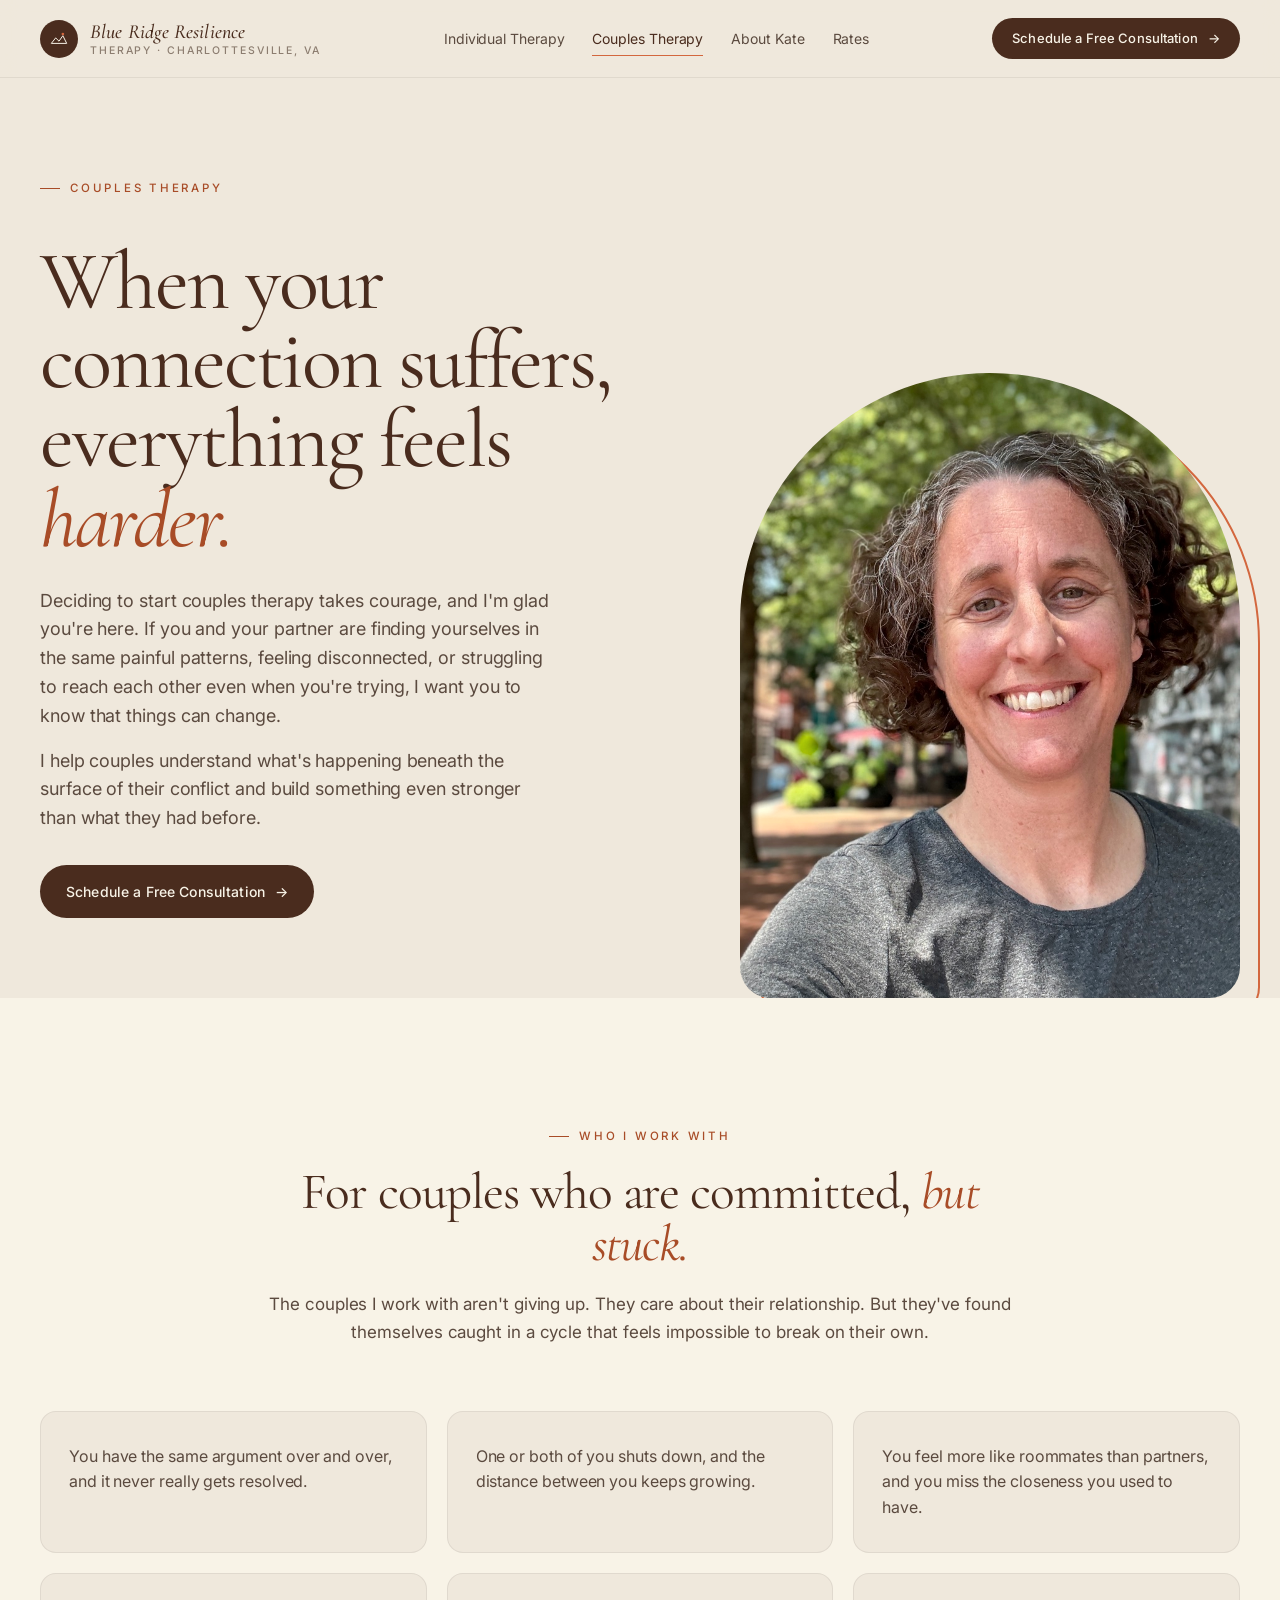
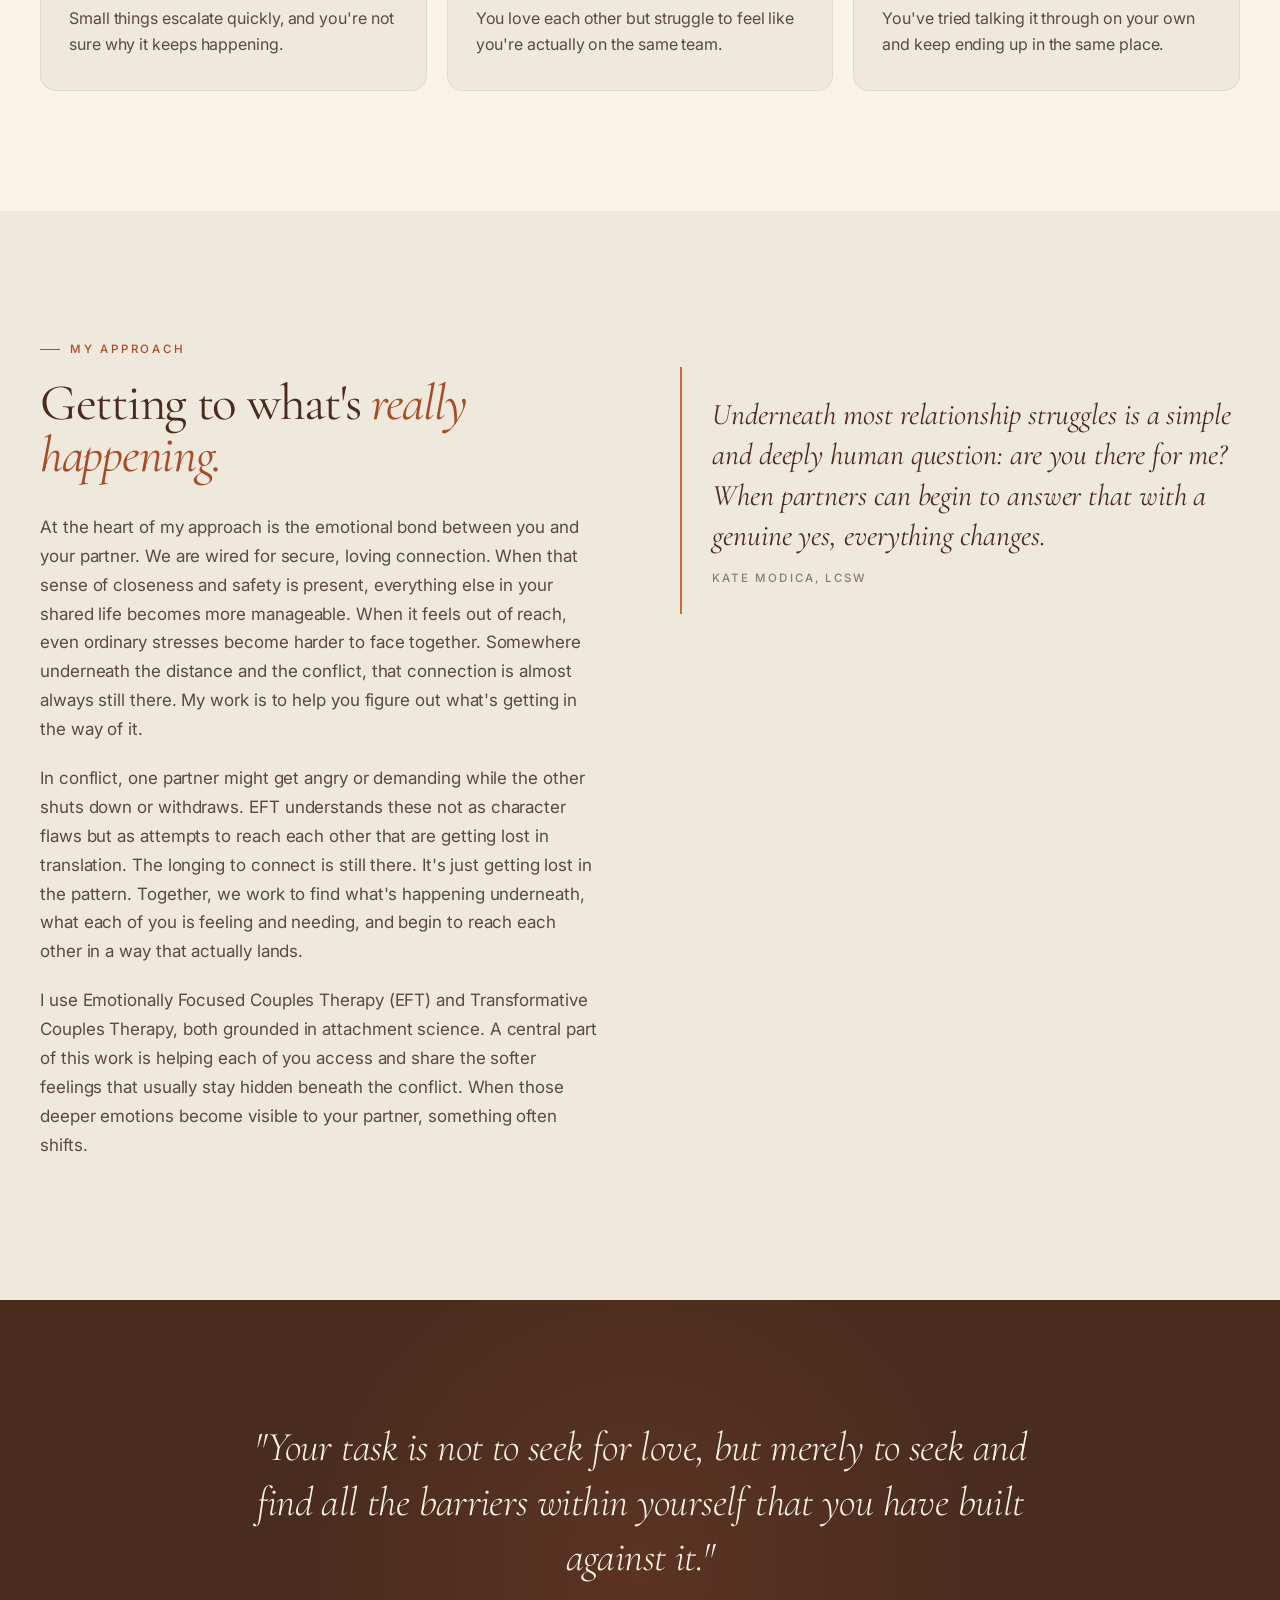
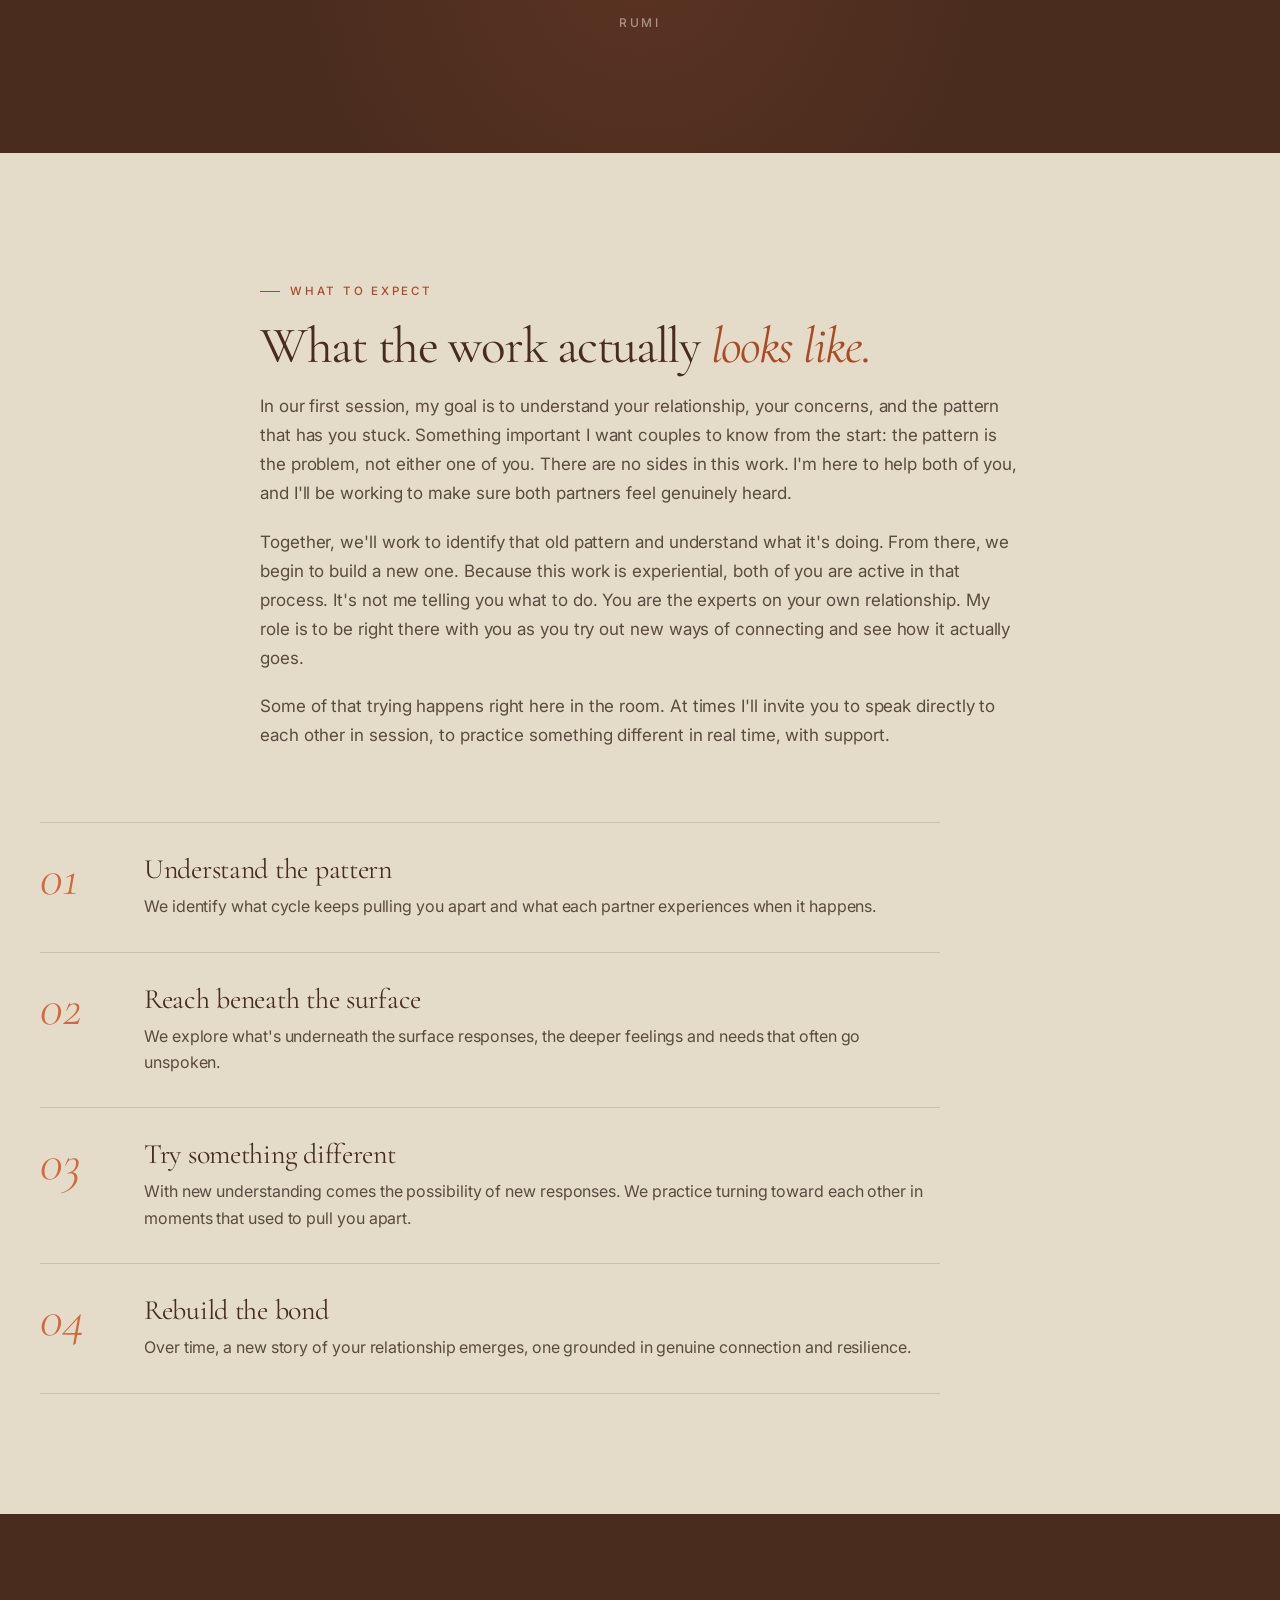
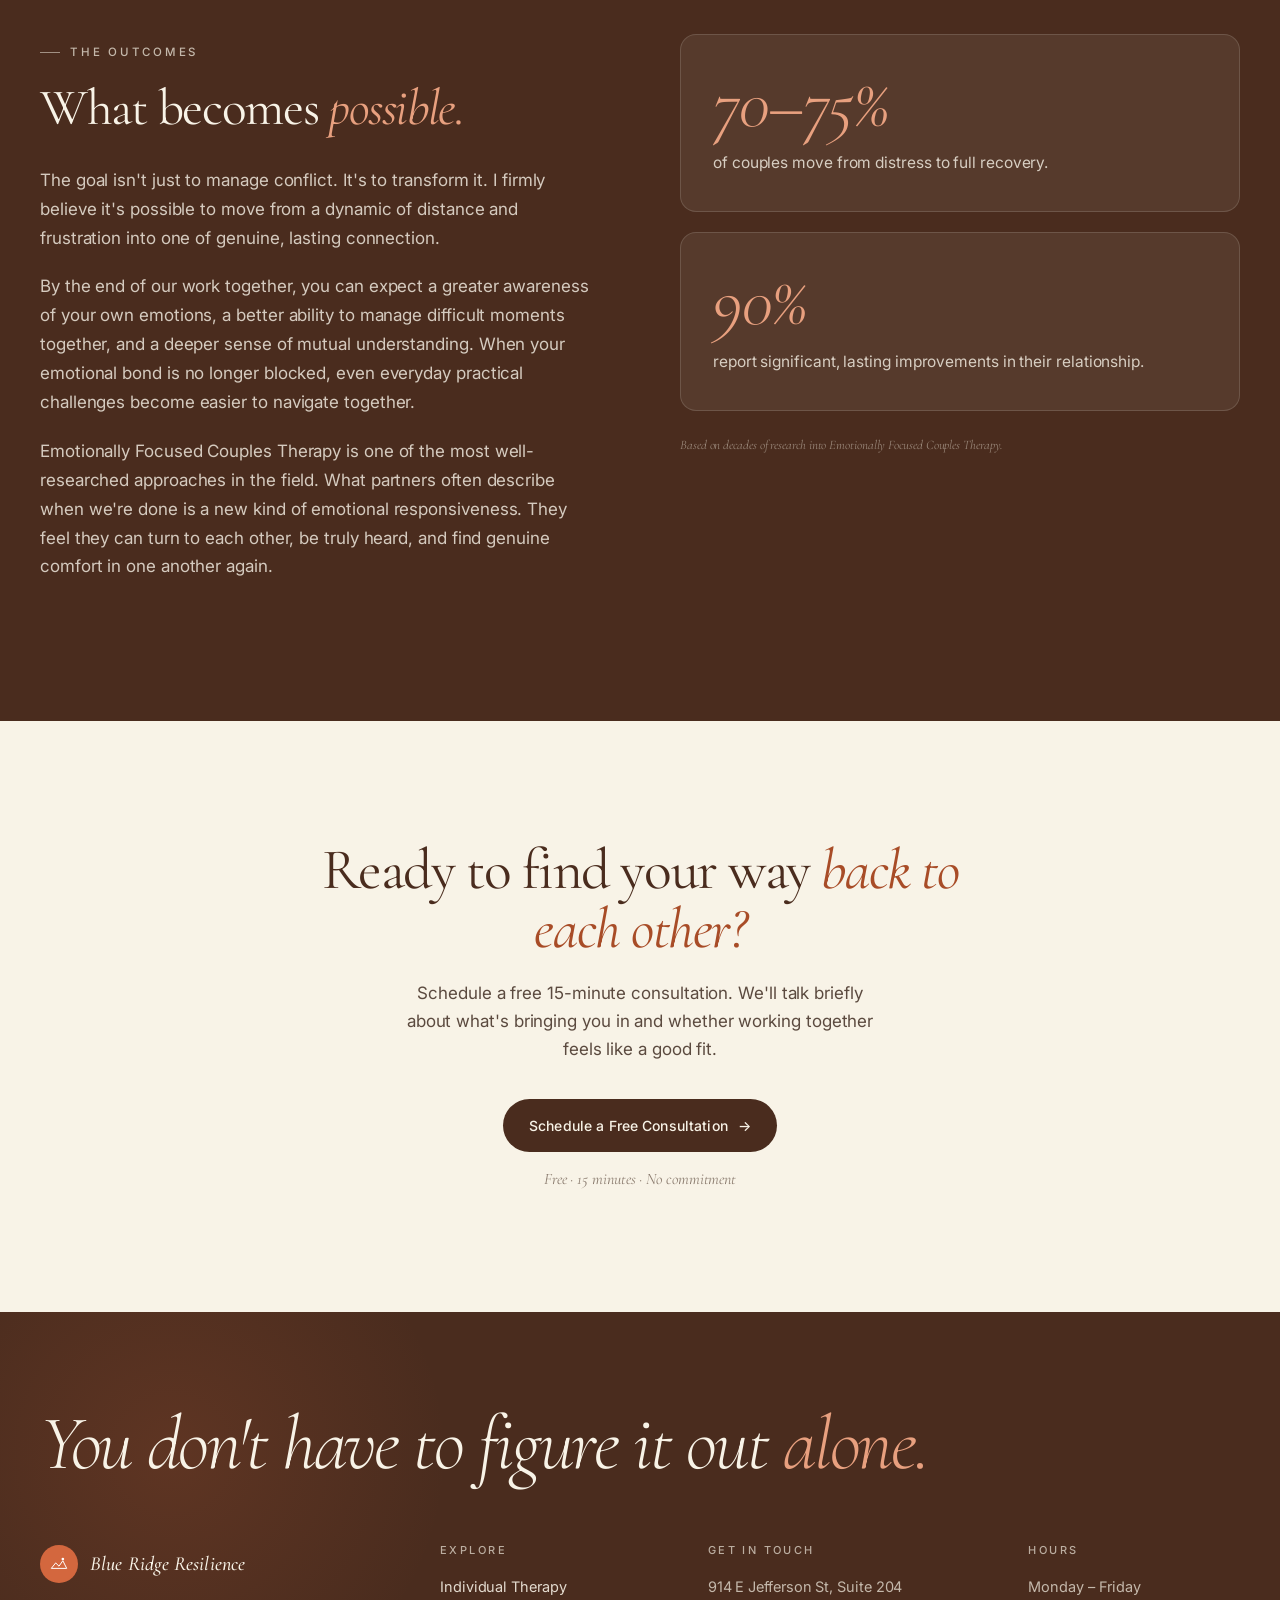
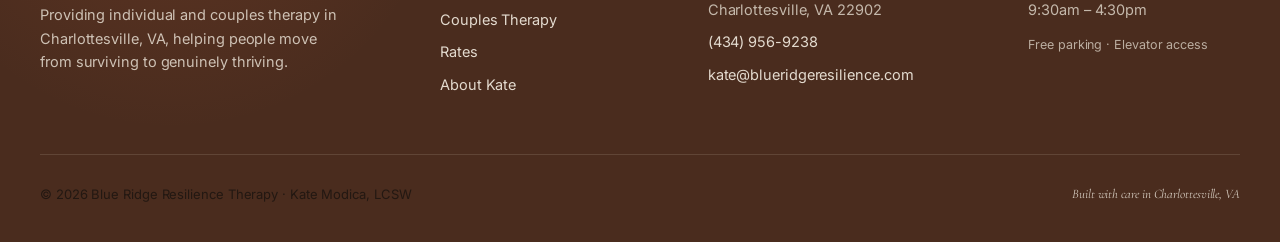
<file: files 2/couples-therapy.html>
<!DOCTYPE html>
<html lang="en">
<head>
  <meta charset="UTF-8" />
  <meta name="viewport" content="width=device-width, initial-scale=1.0" />
  <title>Couples Therapy in Charlottesville, VA · EFT · Kate Modica, LCSW</title>
  <meta name="description" content="Couples therapy in Charlottesville, VA using Emotionally Focused Therapy (EFT) and Transformative Couples Therapy. Helping partners break stuck patterns and rebuild connection." />

  <link rel="icon" type="image/svg+xml" href="favicon.svg" />

  <meta property="og:type" content="website" />
  <meta property="og:site_name" content="Blue Ridge Resilience Therapy" />
  <meta property="og:title" content="Couples Therapy in Charlottesville, VA · EFT · Kate Modica, LCSW" />
  <meta property="og:description" content="Couples therapy in Charlottesville, VA using Emotionally Focused Therapy (EFT) and Transformative Couples Therapy. Helping partners break stuck patterns and rebuild connection." />
  <meta property="og:url" content="https://blueridgeresilience.com/couples-therapy.html" />
  <meta property="og:image" content="https://blueridgeresilience.com/headshot_kate.jpg" />
  <link rel="canonical" href="https://blueridgeresilience.com/couples-therapy.html" />

  <link rel="preconnect" href="https://fonts.googleapis.com" />
  <link rel="preconnect" href="https://fonts.gstatic.com" crossorigin />
  <link href="https://fonts.googleapis.com/css2?family=Cormorant+Garamond:ital,wght@0,300..600;1,300..600&family=Inter:wght@300..600&display=swap" rel="stylesheet" />
  <link rel="stylesheet" href="styles.css" />

  <style>
    /* ═══ COUPLES THERAPY SPECIFIC ═══ */

    /* WHO */
    .who { padding: 120px 0; background: var(--milk); }
    .who-head { text-align: center; max-width: 760px; margin: 0 auto 64px; }
    .who-head .kicker { justify-content: center; margin-bottom: 20px; }
    .who-head h2 { font-size: clamp(32px, 4vw, 54px); line-height: 1.02; letter-spacing: -0.02em; margin-bottom: 20px; }
    .who-head h2 em { font-style: italic; color: var(--clay-dk); }
    .who-head p { font-size: 17px; color: var(--mid); line-height: 1.65; }
    .who-grid { display: grid; grid-template-columns: repeat(3, 1fr); gap: 20px; }
    .who-card {
      background: var(--shell); border-radius: 16px; padding: 32px 28px;
      border: 1px solid var(--rule-soft); font-size: 16px; line-height: 1.6;
      color: var(--mid); transition: all 0.3s var(--ease);
    }
    .who-card:hover { transform: translateY(-3px); border-color: var(--clay-soft); }
    .who-card::before { display: none; }

    /* APPROACH */
    .approach { padding: 120px 0; background: var(--shell); }
    .approach-inner { display: grid; grid-template-columns: 1fr 1fr; gap: 80px; align-items: start; }
    .approach-content h2 { font-size: clamp(36px, 4vw, 58px); line-height: 1; letter-spacing: -0.025em; margin: 20px 0 32px; }
    .approach-content h2 em { font-style: italic; color: var(--clay-dk); }
    .approach-content p { font-size: 17px; line-height: 1.7; margin-bottom: 20px; color: var(--mid); }

    /* RUMI — dark */
    .rumi { padding: 120px 0; background: var(--plum); text-align: center; position: relative; overflow: hidden; }
    .rumi::before { content: ''; position: absolute; top: -30%; left: 50%; transform: translateX(-50%); width: 800px; height: 800px; background: radial-gradient(circle, rgba(211,103,62,.12), transparent 60%); pointer-events: none; }
    .rumi-inner { position: relative; z-index: 1; max-width: 860px; margin: 0 auto; }
    .rumi blockquote { font-family: var(--display); font-style: italic; font-size: clamp(24px, 3.2vw, 44px); font-weight: 300; line-height: 1.35; color: var(--milk); letter-spacing: -0.015em; }
    .rumi cite { display: block; margin-top: 28px; font-family: var(--body); font-style: normal; font-size: 12px; letter-spacing: 0.22em; text-transform: uppercase; color: rgba(248,243,231,.5); font-weight: 500; }

    /* SESSION */
    .session { padding: 120px 0; background: var(--shell-deep); }
    .session-head { max-width: 760px; margin: 0 auto 72px; }
    .session-head h2 { font-size: clamp(36px, 4vw, 58px); line-height: 1; letter-spacing: -0.025em; margin: 20px 0 20px; }
    .session-head h2 em { font-style: italic; color: var(--clay-dk); }
    .session-head p { font-size: 17px; line-height: 1.7; margin-bottom: 20px; color: var(--mid); }
    .session-steps { display: flex; flex-direction: column; gap: 0; max-width: 900px; }
    .session-step {
      display: grid; grid-template-columns: 72px 1fr; gap: 32px; align-items: start;
      padding: 32px 0; border-top: 1px solid var(--rule);
    }
    .session-step:last-child { border-bottom: 1px solid var(--rule); }
    .step-num { font-family: var(--display); font-style: italic; font-size: 52px; font-weight: 300; color: var(--clay); line-height: 0.9; }
    .session-step h3 { font-family: var(--display); font-size: 28px; color: var(--plum); margin-bottom: 10px; }
    .session-step p { font-size: 16px; line-height: 1.65; color: var(--mid); }

    /* OUTCOMES — dark */
    .outcomes { padding: 120px 0; background: var(--plum); }
    .outcomes .kicker { color: rgba(248,243,231,.7); }
    .outcomes .kicker::before { background: rgba(248,243,231,.5); }
    .outcomes-inner { display: grid; grid-template-columns: 1fr 1fr; gap: 80px; align-items: start; }
    .outcomes-content h2 { font-size: clamp(36px, 4vw, 58px); color: var(--milk); line-height: 1.02; letter-spacing: -0.025em; margin: 20px 0 32px; }
    .outcomes-content h2 em { font-style: italic; color: var(--clay-soft); }
    .outcomes-content p { font-size: 17px; line-height: 1.7; color: rgba(248,243,231,.8); margin-bottom: 20px; }
    .stat-stack { display: flex; flex-direction: column; gap: 20px; }
    .stat-card {
      background: rgba(248,243,231,.07); border: 1px solid rgba(248,243,231,.14);
      border-radius: 16px; padding: 36px 32px;
    }
    .stat-num { font-family: var(--display); font-style: italic; font-size: clamp(48px, 5.5vw, 72px); font-weight: 300; color: var(--clay-soft); line-height: 0.95; margin-bottom: 14px; letter-spacing: -0.02em; }
    .stat-card p { font-size: 15.5px; color: rgba(248,243,231,.8); line-height: 1.55; margin: 0; }
    .stat-source { font-family: var(--display); font-style: italic; font-size: 13px; color: rgba(248,243,231,.45); margin-top: 24px; }

    /* Responsive */
    @media (max-width: 1040px) {
      .who-grid { grid-template-columns: 1fr 1fr; }
      .approach-inner, .outcomes-inner { grid-template-columns: 1fr; gap: 56px; }
      .who, .approach, .rumi, .session, .outcomes { padding: 80px 0; }
    }
    @media (max-width: 640px) {
      .who-grid { grid-template-columns: 1fr; }
      .session-step { grid-template-columns: 52px 1fr; gap: 20px; }
      .step-num { font-size: 38px; }
    }
  </style>
</head>
<body>
<a href="#main-content" class="skip-link">Skip to main content</a>

<!-- HEADER -->
<header class="site-header">
  <div class="header-inner">
    <a href="index.html" class="brand">
      <span class="brand-mark">
        <svg viewBox="0 0 40 40" fill="none" aria-hidden="true">
          <path d="M6 28 L14 18 L20 24 L27 14 L34 28 Z" stroke="#F8F3E7" stroke-width="1.8" stroke-linejoin="round" fill="none"/>
          <circle cx="27" cy="11" r="2.4" fill="#D3673E"/>
        </svg>
      </span>
      <span class="brand-stack">
        <span class="brand-name">Blue Ridge Resilience</span>
        <span class="brand-tag">Therapy · Charlottesville, VA</span>
      </span>
    </a>
    <nav class="primary-nav">
      <a href="individual-therapy.html">Individual Therapy</a>
      <a href="couples-therapy.html" class="active">Couples Therapy</a>
      <a href="about.html">About Kate</a>
      <a href="rates.html">Rates</a>
    </nav>
    <div class="header-actions">
      <a href="https://katemo.clientsecure.me" target="_blank" rel="noopener" class="btn btn-sm">Schedule a Free Consultation</a>
      <button class="nav-hamburger" id="hamburger" aria-label="Open menu">
        <span></span><span></span><span></span>
      </button>
    </div>
  </div>
  <div class="mobile-menu" id="mobileMenu">
    <a href="individual-therapy.html">Individual Therapy</a>
    <a href="couples-therapy.html">Couples Therapy</a>
    <a href="about.html">About Kate</a>
    <a href="rates.html">Rates</a>
    <a href="https://katemo.clientsecure.me" target="_blank" rel="noopener" class="btn">Schedule a Free Consultation</a>
  </div>
</header>

<!-- HERO -->
<section class="page-hero" id="main-content">
  <div class="container">
    <div class="page-hero-split">
      <div class="page-hero-copy">
        <span class="kicker reveal">Couples Therapy</span>
        <h1 class="reveal reveal-d1">When your connection suffers, everything feels <em>harder.</em></h1>
        <p class="page-hero-lead reveal reveal-d2">Deciding to start couples therapy takes courage, and I'm glad you're here. If you and your partner are finding yourselves in the same painful patterns, feeling disconnected, or struggling to reach each other even when you're trying, I want you to know that things can change.</p>
        <p class="page-hero-lead reveal reveal-d2">I help couples understand what's happening beneath the surface of their conflict and build something even stronger than what they had before.</p>
        <div class="page-hero-actions reveal reveal-d3">
          <a href="https://katemo.clientsecure.me" target="_blank" rel="noopener" class="btn">Schedule a Free Consultation</a>
        </div>
      </div>
      <div class="page-hero-figure reveal reveal-d2">
        <img src="IMG_4212 2 copy.JPG" alt="Kate Modica, LCSW, therapist in Charlottesville, VA" style="object-position: center center;" />
      </div>
    </div>
  </div>
</section>

<!-- WHO -->
<section class="who">
  <div class="container">
    <div class="who-head">
      <span class="kicker reveal">Who I work with</span>
      <h2 class="reveal reveal-d1">For couples who are committed, <em>but stuck.</em></h2>
      <p class="reveal reveal-d2">The couples I work with aren't giving up. They care about their relationship. But they've found themselves caught in a cycle that feels impossible to break on their own.</p>
    </div>
    <div class="who-grid">
      <div class="who-card reveal">You have the same argument over and over, and it never really gets resolved.</div>
      <div class="who-card reveal reveal-d1">One or both of you shuts down, and the distance between you keeps growing.</div>
      <div class="who-card reveal reveal-d2">You feel more like roommates than partners, and you miss the closeness you used to have.</div>
      <div class="who-card reveal">Small things escalate quickly, and you're not sure why it keeps happening.</div>
      <div class="who-card reveal reveal-d1">You love each other but struggle to feel like you're actually on the same team.</div>
      <div class="who-card reveal reveal-d2">You've tried talking it through on your own and keep ending up in the same place.</div>
    </div>
  </div>
</section>

<!-- APPROACH -->
<section class="approach">
  <div class="container">
    <div class="approach-inner">
      <div class="approach-content">
        <span class="kicker reveal">My approach</span>
        <h2 class="reveal reveal-d1">Getting to what's <em>really happening.</em></h2>
        <p class="reveal reveal-d2">At the heart of my approach is the emotional bond between you and your partner. We are wired for secure, loving connection. When that sense of closeness and safety is present, everything else in your shared life becomes more manageable. When it feels out of reach, even ordinary stresses become harder to face together. Somewhere underneath the distance and the conflict, that connection is almost always still there. My work is to help you figure out what's getting in the way of it.</p>
        <p class="reveal reveal-d2">In conflict, one partner might get angry or demanding while the other shuts down or withdraws. EFT understands these not as character flaws but as attempts to reach each other that are getting lost in translation. The longing to connect is still there. It's just getting lost in the pattern. Together, we work to find what's happening underneath, what each of you is feeling and needing, and begin to reach each other in a way that actually lands.</p>
        <p class="reveal reveal-d2">I use Emotionally Focused Couples Therapy (EFT) and Transformative Couples Therapy, both grounded in attachment science. A central part of this work is helping each of you access and share the softer feelings that usually stay hidden beneath the conflict. When those deeper emotions become visible to your partner, something often shifts.</p>
      </div>
      <div class="reveal reveal-d1">
        <div class="pullquote">
          Underneath most relationship struggles is a simple and deeply human question: are you there for me? When partners can begin to answer that with a genuine yes, everything changes.
          <cite>Kate Modica, LCSW</cite>
        </div>
      </div>
    </div>
  </div>
</section>

<!-- RUMI -->
<section class="rumi">
  <div class="container rumi-inner">
    <blockquote class="reveal reveal-d1">
      "Your task is not to seek for love, but merely to seek and find all the barriers within yourself that you have built against it."
    </blockquote>
    <cite class="reveal reveal-d2">Rumi</cite>
  </div>
</section>

<!-- SESSION -->
<section class="session">
  <div class="container">
    <div class="session-head">
      <span class="kicker reveal">What to expect</span>
      <h2 class="reveal reveal-d1">What the work actually <em>looks like.</em></h2>
      <p class="reveal reveal-d2">In our first session, my goal is to understand your relationship, your concerns, and the pattern that has you stuck. Something important I want couples to know from the start: the pattern is the problem, not either one of you. There are no sides in this work. I'm here to help both of you, and I'll be working to make sure both partners feel genuinely heard.</p>
      <p class="reveal reveal-d2">Together, we'll work to identify that old pattern and understand what it's doing. From there, we begin to build a new one. Because this work is experiential, both of you are active in that process. It's not me telling you what to do. You are the experts on your own relationship. My role is to be right there with you as you try out new ways of connecting and see how it actually goes.</p>
      <p class="reveal reveal-d2">Some of that trying happens right here in the room. At times I'll invite you to speak directly to each other in session, to practice something different in real time, with support.</p>
    </div>
    <div class="session-steps">
      <div class="session-step reveal">
        <div class="step-num">01</div>
        <div>
          <h3>Understand the pattern</h3>
          <p>We identify what cycle keeps pulling you apart and what each partner experiences when it happens.</p>
        </div>
      </div>
      <div class="session-step reveal">
        <div class="step-num">02</div>
        <div>
          <h3>Reach beneath the surface</h3>
          <p>We explore what's underneath the surface responses, the deeper feelings and needs that often go unspoken.</p>
        </div>
      </div>
      <div class="session-step reveal">
        <div class="step-num">03</div>
        <div>
          <h3>Try something different</h3>
          <p>With new understanding comes the possibility of new responses. We practice turning toward each other in moments that used to pull you apart.</p>
        </div>
      </div>
      <div class="session-step reveal">
        <div class="step-num">04</div>
        <div>
          <h3>Rebuild the bond</h3>
          <p>Over time, a new story of your relationship emerges, one grounded in genuine connection and resilience.</p>
        </div>
      </div>
    </div>
  </div>
</section>

<!-- OUTCOMES -->
<section class="outcomes">
  <div class="container">
    <div class="outcomes-inner">
      <div class="outcomes-content">
        <span class="kicker kicker-light reveal">The outcomes</span>
        <h2 class="reveal reveal-d1">What becomes <em>possible.</em></h2>
        <p class="reveal reveal-d2">The goal isn't just to manage conflict. It's to transform it. I firmly believe it's possible to move from a dynamic of distance and frustration into one of genuine, lasting connection.</p>
        <p class="reveal reveal-d2">By the end of our work together, you can expect a greater awareness of your own emotions, a better ability to manage difficult moments together, and a deeper sense of mutual understanding. When your emotional bond is no longer blocked, even everyday practical challenges become easier to navigate together.</p>
        <p class="reveal reveal-d2">Emotionally Focused Couples Therapy is one of the most well-researched approaches in the field. What partners often describe when we're done is a new kind of emotional responsiveness. They feel they can turn to each other, be truly heard, and find genuine comfort in one another again.</p>
      </div>
      <div>
        <div class="stat-stack">
          <div class="stat-card reveal">
            <div class="stat-num">70–75%</div>
            <p>of couples move from distress to full recovery.</p>
          </div>
          <div class="stat-card reveal reveal-d1">
            <div class="stat-num">90%</div>
            <p>report significant, lasting improvements in their relationship.</p>
          </div>
        </div>
        <p class="stat-source reveal reveal-d2">Based on decades of research into Emotionally Focused Couples Therapy.</p>
      </div>
    </div>
  </div>
</section>

<!-- CTA -->
<section class="cta-section">
  <div class="container">
    <h2 class="reveal reveal-d1">Ready to find your way <em>back to each other?</em></h2>
    <p class="reveal reveal-d2">Schedule a free 15-minute consultation. We'll talk briefly about what's bringing you in and whether working together feels like a good fit.</p>
    <a href="https://katemo.clientsecure.me" target="_blank" rel="noopener" class="btn reveal reveal-d2">Schedule a Free Consultation</a>
    <span class="cta-sub reveal reveal-d3">Free · 15 minutes · No commitment</span>
  </div>
</section>

<!-- FOOTER -->
<footer>
  <div class="container footer-inner">
    <div class="footer-big">You don't have to figure it out <em>alone.</em></div>
    <div class="footer-top">
      <div>
        <a href="index.html" class="brand">
          <span class="brand-mark">
            <svg viewBox="0 0 40 40" fill="none" aria-hidden="true">
              <path d="M6 28 L14 18 L20 24 L27 14 L34 28 Z" stroke="#F8F3E7" stroke-width="1.8" stroke-linejoin="round" fill="none"/>
              <circle cx="27" cy="11" r="2.4" fill="#E8A07F"/>
            </svg>
          </span>
          <span class="brand-name">Blue Ridge Resilience</span>
        </a>
        <p>Providing individual and couples therapy in Charlottesville, VA, helping people move from surviving to genuinely thriving.</p>
      </div>
      <div class="footer-col">
        <h4>Explore</h4>
        <ul>
          <li><a href="individual-therapy.html">Individual Therapy</a></li>
          <li><a href="couples-therapy.html">Couples Therapy</a></li>
          <li><a href="rates.html">Rates</a></li>
          <li><a href="about.html">About Kate</a></li>
        </ul>
      </div>
      <div class="footer-col">
        <h4>Get in Touch</h4>
        <ul>
          <li>914 E Jefferson St, Suite 204<br/>Charlottesville, VA 22902</li>
          <li><a href="tel:4349569238">(434) 956-9238</a></li>
          <li><a href="mailto:kate@blueridgeresilience.com">kate@blueridgeresilience.com</a></li>
        </ul>
      </div>
      <div class="footer-col">
        <h4>Hours</h4>
        <ul><li>Monday – Friday<br/>9:30am – 4:30pm</li></ul>
        <div class="footer-extras">Free parking · Elevator access</div>
      </div>
    </div>
    <div class="footer-bottom">
      <p>© 2026 Blue Ridge Resilience Therapy · Kate Modica, LCSW</p>
      <p><em>Built with care in Charlottesville, VA</em></p>
    </div>
  </div>
</footer>

<script>
  const io = new IntersectionObserver((es) => {
    es.forEach(e => { if (e.isIntersecting) { e.target.classList.add('in'); io.unobserve(e.target); } });
  }, { threshold: 0.1, rootMargin: '0px 0px -40px 0px' });
  document.querySelectorAll('.reveal').forEach(el => io.observe(el));
  const hamburger = document.getElementById('hamburger');
  const mobileMenu = document.getElementById('mobileMenu');
  if (hamburger && mobileMenu) {
    hamburger.setAttribute('aria-expanded', 'false');
    hamburger.addEventListener('click', () => {
      const isOpen = mobileMenu.classList.toggle('open');
      hamburger.setAttribute('aria-expanded', String(isOpen));
    });
  }
</script>
</body>
</html>
</file>
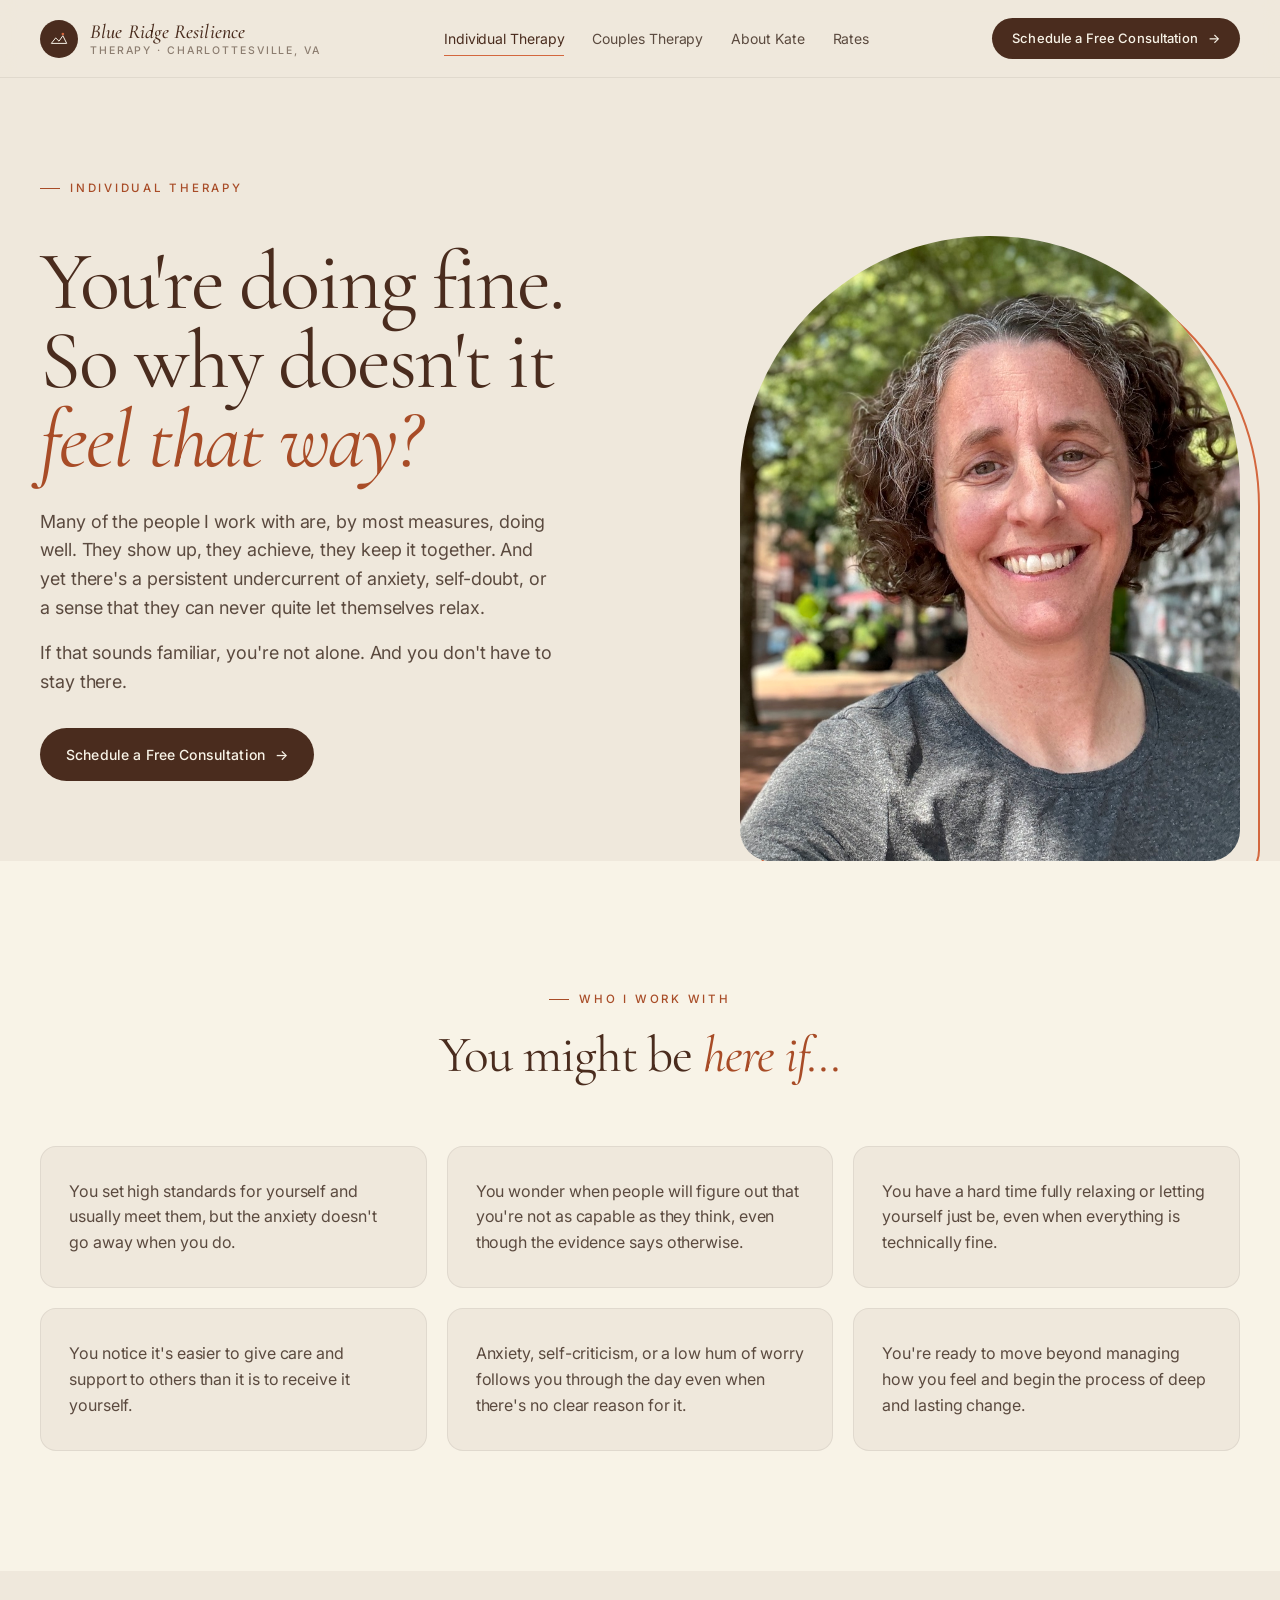
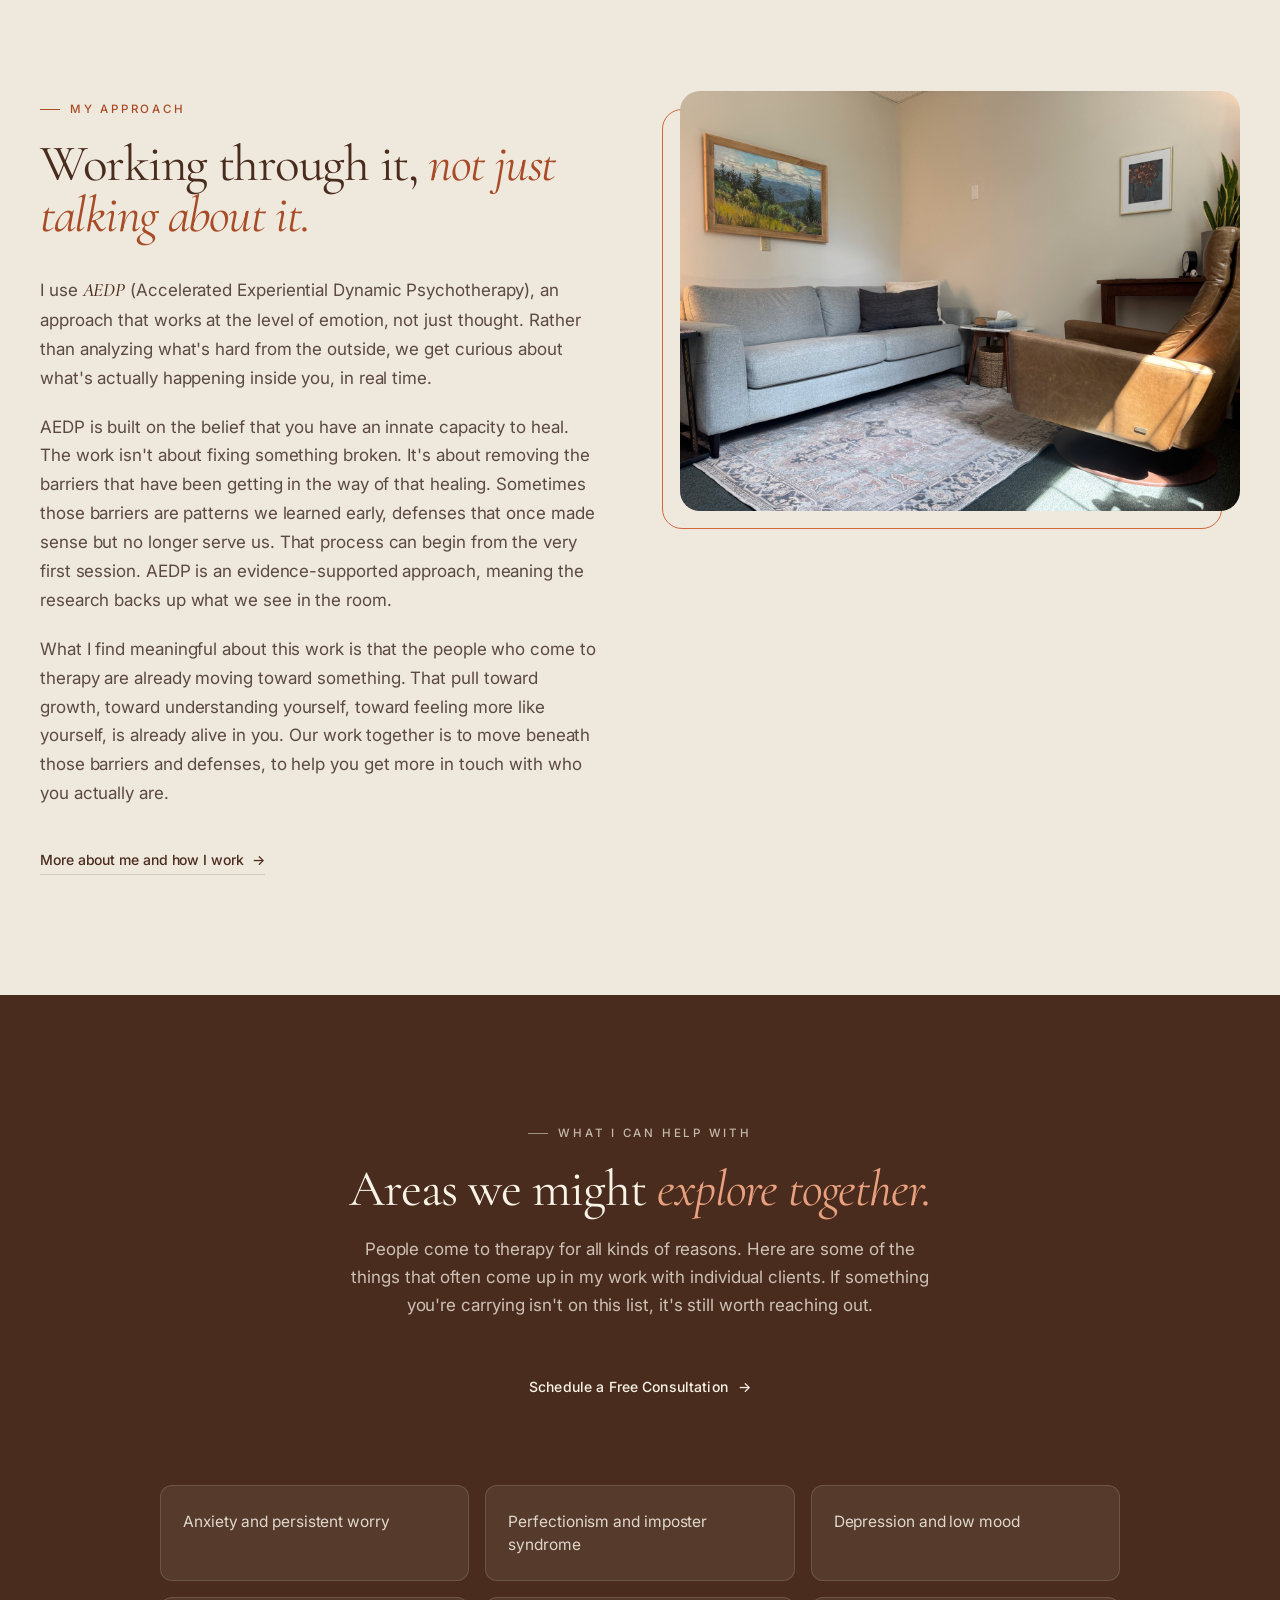
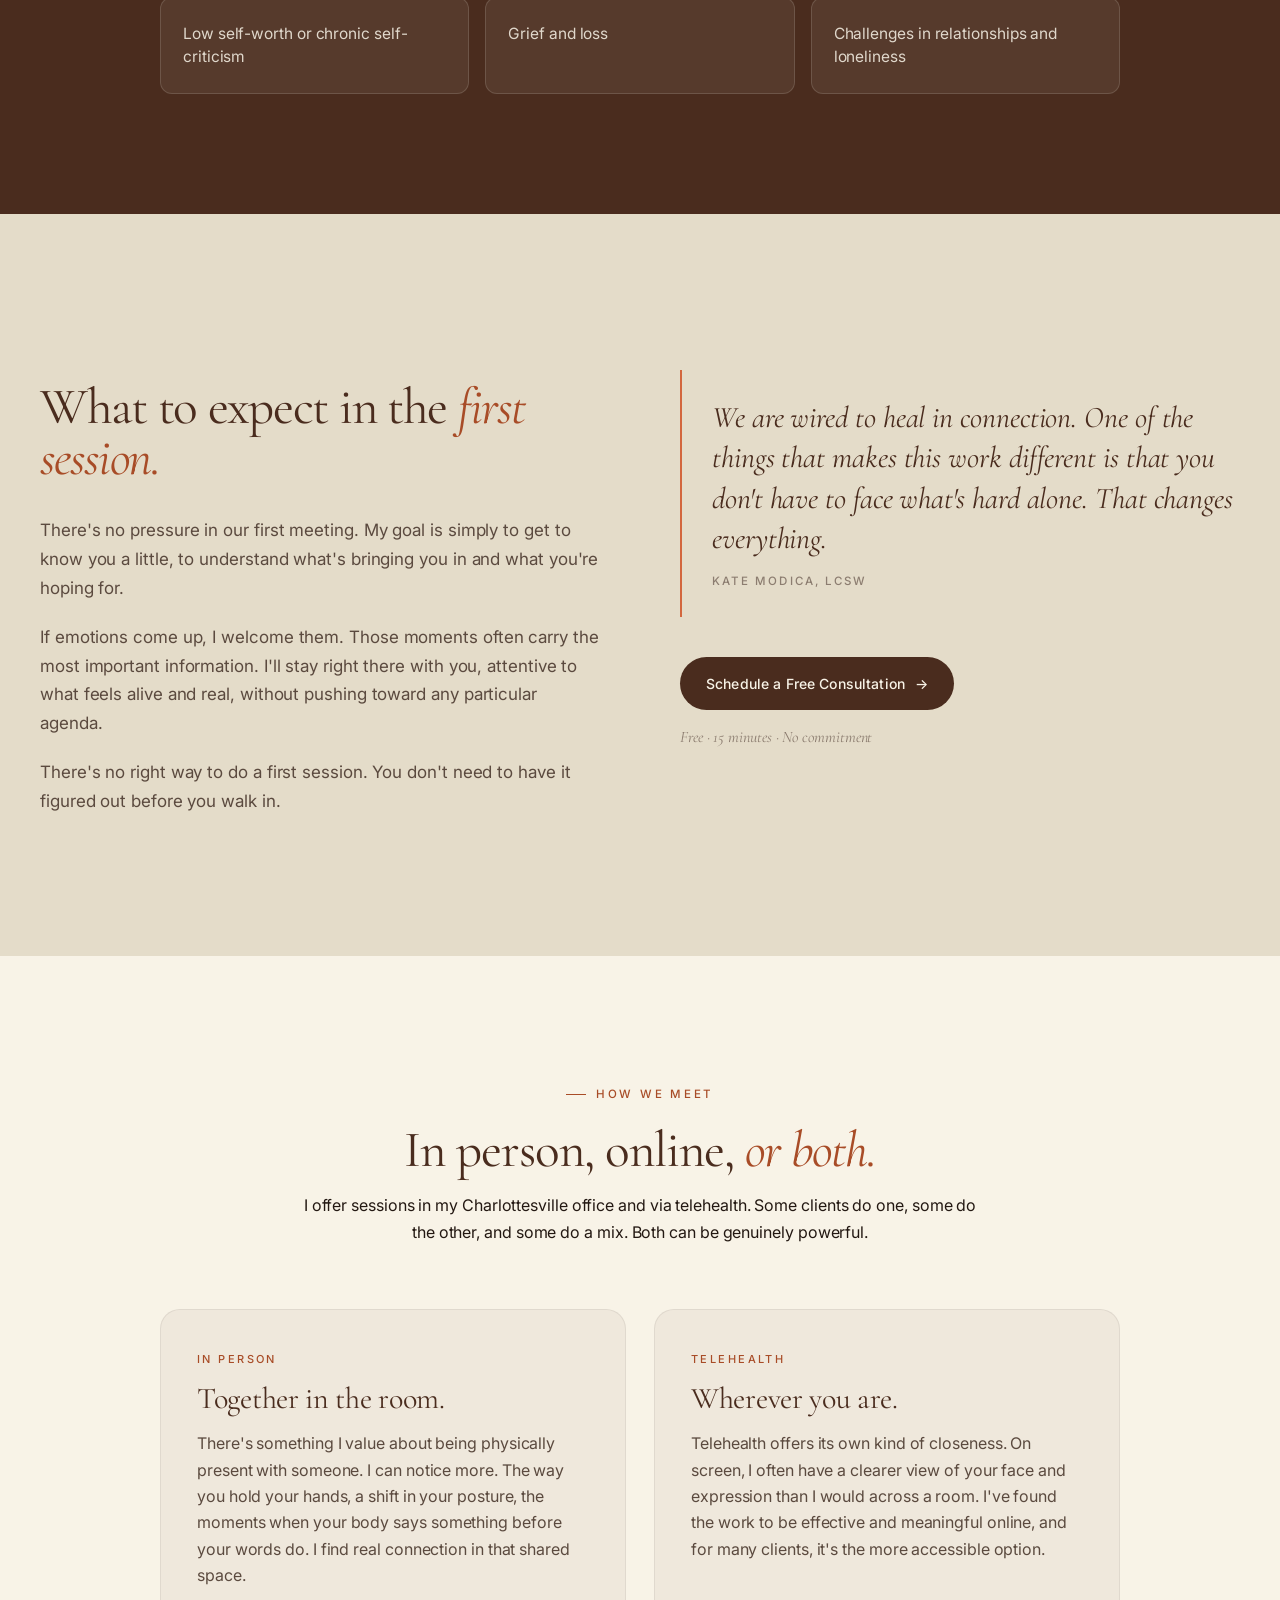
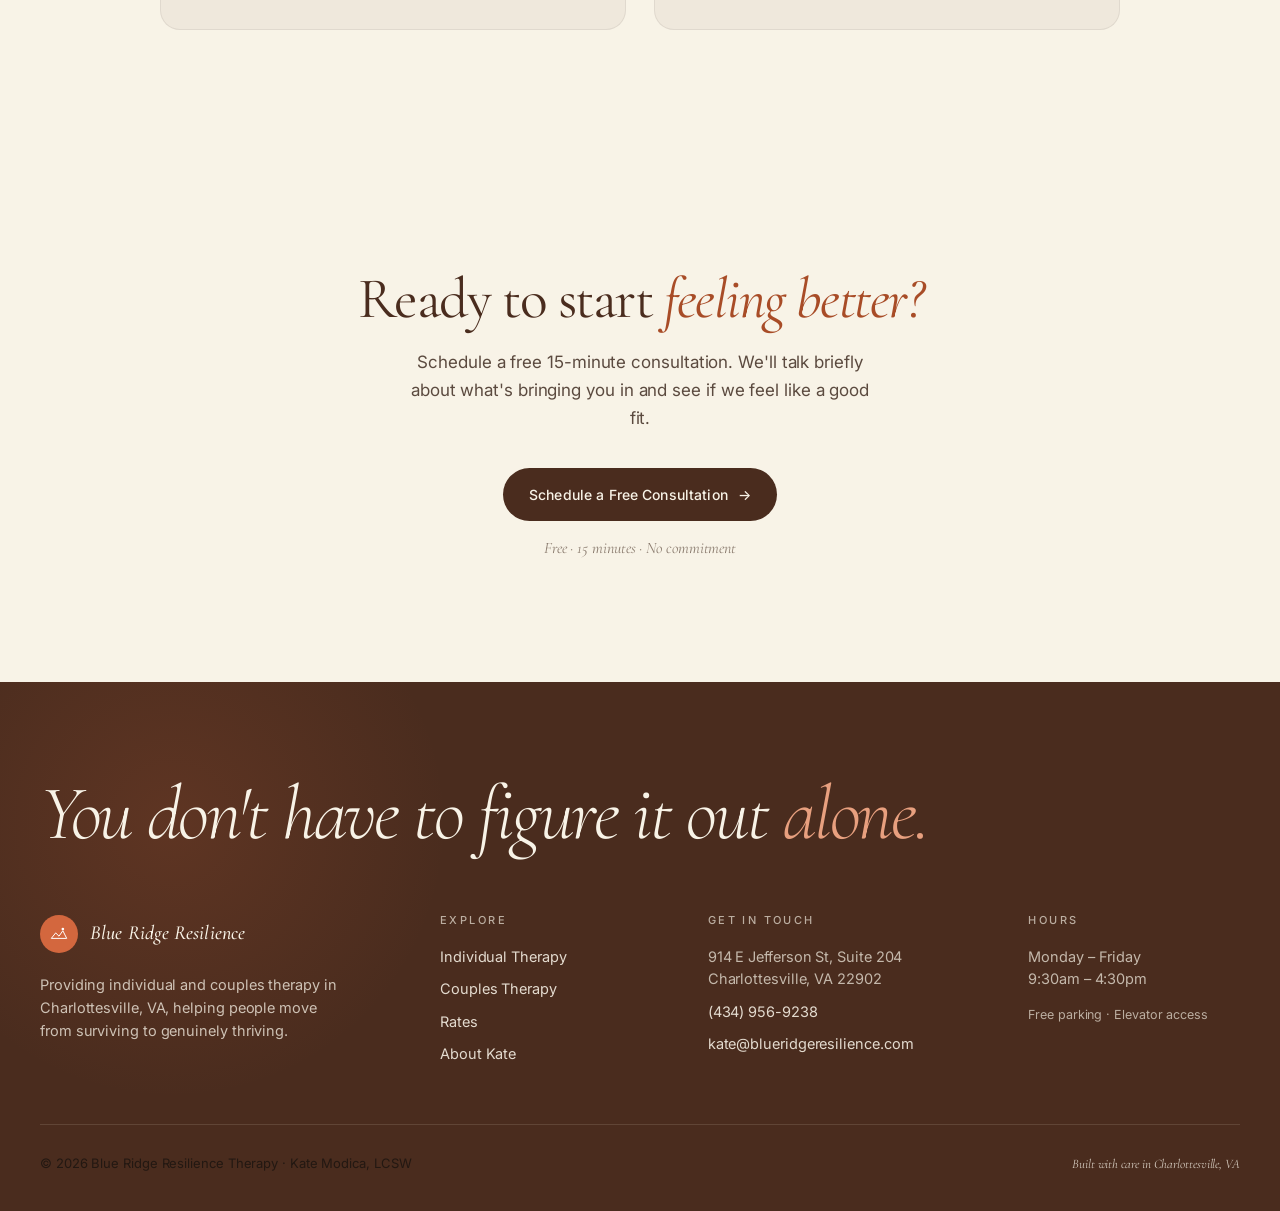
<file: files 2/individual-therapy.html>
<!DOCTYPE html>
<html lang="en">
<head>
  <meta charset="UTF-8" />
  <meta name="viewport" content="width=device-width, initial-scale=1.0" />
  <title>Individual Therapy in Charlottesville, VA · AEDP · Kate Modica, LCSW</title>
  <meta name="description" content="Individual therapy in Charlottesville, VA using AEDP — an experiential, research-supported approach for anxiety, depression, perfectionism, grief, and more." />

  <link rel="icon" type="image/svg+xml" href="favicon.svg" />

  <meta property="og:type" content="website" />
  <meta property="og:site_name" content="Blue Ridge Resilience Therapy" />
  <meta property="og:title" content="Individual Therapy in Charlottesville, VA · AEDP · Kate Modica, LCSW" />
  <meta property="og:description" content="Individual therapy in Charlottesville, VA using AEDP — an experiential, research-supported approach for anxiety, depression, perfectionism, grief, and more." />
  <meta property="og:url" content="https://blueridgeresilience.com/individual-therapy.html" />
  <meta property="og:image" content="https://blueridgeresilience.com/headshot_kate.jpg" />
  <link rel="canonical" href="https://blueridgeresilience.com/individual-therapy.html" />

  <link rel="preconnect" href="https://fonts.googleapis.com" />
  <link rel="preconnect" href="https://fonts.gstatic.com" crossorigin />
  <link href="https://fonts.googleapis.com/css2?family=Cormorant+Garamond:ital,wght@0,300..600;1,300..600&family=Inter:wght@300..600&display=swap" rel="stylesheet" />
  <link rel="stylesheet" href="styles.css" />

  <style>
    /* ═══ INDIVIDUAL THERAPY SPECIFIC ═══ */

    /* WHO */
    .who { padding: 120px 0; background: var(--milk); }
    .who-head { text-align: center; max-width: 720px; margin: 0 auto 64px; }
    .who-head .kicker { justify-content: center; margin-bottom: 20px; }
    .who-head h2 { font-size: clamp(32px, 4vw, 54px); line-height: 1.02; letter-spacing: -0.02em; margin-bottom: 16px; }
    .who-head h2 em { font-style: italic; color: var(--clay-dk); }
    .who-grid { display: grid; grid-template-columns: repeat(3, 1fr); gap: 20px; }
    .who-card {
      background: var(--shell); border-radius: 16px; padding: 32px 28px;
      border: 1px solid var(--rule-soft); font-size: 16px; line-height: 1.6;
      color: var(--mid); position: relative; transition: all 0.3s var(--ease);
    }
    .who-card:hover { transform: translateY(-3px); border-color: var(--clay-soft); }
    .who-card::before { display: none; }

    /* APPROACH */
    .approach { padding: 120px 0; background: var(--shell); }
    .approach-inner { display: grid; grid-template-columns: 1fr 1fr; gap: 80px; align-items: start; }
    .approach-content h2 { font-size: clamp(36px, 4vw, 60px); line-height: 1; letter-spacing: -0.025em; margin: 20px 0 32px; }
    .approach-content h2 em { font-style: italic; color: var(--clay-dk); }
    .approach-content p { font-size: 17px; line-height: 1.7; margin-bottom: 20px; color: var(--mid); }
    .approach-content strong { font-family: var(--display); font-style: italic; font-weight: 500; color: var(--plum); font-size: 19px; }
    .approach-figure { position: relative; }
    .approach-figure img { width: 100%; height: auto; max-height: 560px; border-radius: 20px; filter: saturate(0.94) contrast(1.02); }
    .approach-figure::after {
      content: ''; position: absolute; inset: 18px 18px -18px -18px;
      border: 1px solid var(--clay); border-radius: 20px; z-index: -1;
    }

    /* CAN HELP — dark */
    .addresses { padding: 120px 0; background: var(--plum); }
    .addresses .kicker { color: rgba(248,243,231,.7); }
    .addresses .kicker::before { background: rgba(248,243,231,.5); }
    .addresses-head { max-width: 760px; margin: 0 auto 72px; text-align: center; }
    .addresses-head h2 { font-size: clamp(32px, 4vw, 56px); color: var(--milk); line-height: 1.02; letter-spacing: -0.02em; margin: 20px 0 20px; }
    .addresses-head h2 em { font-style: italic; color: var(--clay-soft); }
    .addresses-head p { font-size: 17px; color: rgba(248,243,231,.75); max-width: 600px; margin: 0 auto 40px; }
    .concerns-grid { display: grid; grid-template-columns: repeat(3, 1fr); gap: 16px; max-width: 960px; margin: 0 auto; }
    .concern-item {
      background: rgba(248,243,231,.07); border: 1px solid rgba(248,243,231,.14); border-radius: 12px;
      padding: 24px 22px; display: flex; gap: 16px; align-items: baseline;
    }
    .concern-item p { font-size: 15.5px; color: rgba(248,243,231,.85); line-height: 1.5; margin: 0; }

    /* FIRST SESSION */
    .first-session { padding: 120px 0; background: var(--shell-deep); }
    .first-inner { display: grid; grid-template-columns: 1fr 1fr; gap: 80px; align-items: start; }
    .first-content h2 { font-size: clamp(36px, 4vw, 60px); line-height: 1; letter-spacing: -0.025em; margin: 20px 0 32px; }
    .first-content h2 em { font-style: italic; color: var(--clay-dk); }
    .first-content p { font-size: 17px; line-height: 1.7; margin-bottom: 20px; color: var(--mid); }

    /* TELEHEALTH */
    .telehealth { padding: 120px 0; background: var(--milk); }
    .telehealth-head { text-align: center; max-width: 680px; margin: 0 auto 64px; }
    .telehealth-head .kicker { justify-content: center; margin-bottom: 20px; }
    .telehealth-head h2 { font-size: clamp(32px, 4vw, 54px); line-height: 1.02; letter-spacing: -0.02em; margin-bottom: 16px; }
    .telehealth-head h2 em { font-style: italic; color: var(--clay-dk); }
    .telehealth-grid { display: grid; grid-template-columns: 1fr 1fr; gap: 28px; max-width: 960px; margin: 0 auto; }
    .tele-card {
      background: var(--shell); border-radius: 20px; padding: 40px 36px;
      border: 1px solid var(--rule-soft);
    }
    .tele-label { font-size: 11px; letter-spacing: 0.22em; text-transform: uppercase; color: var(--clay-dk); font-weight: 500; margin-bottom: 16px; }
    .tele-card h3 { font-family: var(--display); font-size: 30px; color: var(--plum); margin-bottom: 16px; }
    .tele-card p { font-size: 16px; line-height: 1.65; color: var(--mid); }

    /* Responsive */
    @media (max-width: 1040px) {
      .who-grid { grid-template-columns: 1fr 1fr; }
      .approach-inner, .first-inner { grid-template-columns: 1fr; gap: 56px; }
      .approach-figure { max-width: 420px; }
      .concerns-grid { grid-template-columns: 1fr 1fr; }
    }
    @media (max-width: 640px) {
      .who-grid { grid-template-columns: 1fr; }
      .telehealth-grid { grid-template-columns: 1fr; }
      .concerns-grid { grid-template-columns: 1fr; }
      .who, .approach, .addresses, .first-session, .telehealth { padding: 80px 0; }
    }
  </style>
</head>
<body>
<a href="#main-content" class="skip-link">Skip to main content</a>

<!-- HEADER -->
<header class="site-header">
  <div class="header-inner">
    <a href="index.html" class="brand">
      <span class="brand-mark">
        <svg viewBox="0 0 40 40" fill="none" aria-hidden="true">
          <path d="M6 28 L14 18 L20 24 L27 14 L34 28 Z" stroke="#F8F3E7" stroke-width="1.8" stroke-linejoin="round" fill="none"/>
          <circle cx="27" cy="11" r="2.4" fill="#D3673E"/>
        </svg>
      </span>
      <span class="brand-stack">
        <span class="brand-name">Blue Ridge Resilience</span>
        <span class="brand-tag">Therapy · Charlottesville, VA</span>
      </span>
    </a>
    <nav class="primary-nav">
      <a href="individual-therapy.html" class="active">Individual Therapy</a>
      <a href="couples-therapy.html">Couples Therapy</a>
      <a href="about.html">About Kate</a>
      <a href="rates.html">Rates</a>
    </nav>
    <div class="header-actions">
      <a href="https://katemo.clientsecure.me" target="_blank" rel="noopener" class="btn btn-sm">Schedule a Free Consultation</a>
      <button class="nav-hamburger" id="hamburger" aria-label="Open menu">
        <span></span><span></span><span></span>
      </button>
    </div>
  </div>
  <div class="mobile-menu" id="mobileMenu">
    <a href="individual-therapy.html">Individual Therapy</a>
    <a href="couples-therapy.html">Couples Therapy</a>
    <a href="about.html">About Kate</a>
    <a href="rates.html">Rates</a>
    <a href="https://katemo.clientsecure.me" target="_blank" rel="noopener" class="btn">Schedule a Free Consultation</a>
  </div>
</header>

<!-- HERO -->
<section class="page-hero" id="main-content">
  <div class="container">
    <div class="page-hero-split">
      <div class="page-hero-copy">
        <span class="kicker reveal">Individual Therapy</span>
        <h1 class="reveal reveal-d1">You're doing fine. So why doesn't it <em>feel that way?</em></h1>
        <p class="page-hero-lead reveal reveal-d2">Many of the people I work with are, by most measures, doing well. They show up, they achieve, they keep it together. And yet there's a persistent undercurrent of anxiety, self-doubt, or a sense that they can never quite let themselves relax.</p>
        <p class="page-hero-lead reveal reveal-d2">If that sounds familiar, you're not alone. And you don't have to stay there.</p>
        <div class="page-hero-actions reveal reveal-d3">
          <a href="https://katemo.clientsecure.me" target="_blank" rel="noopener" class="btn">Schedule a Free Consultation</a>
        </div>
      </div>
      <div class="page-hero-figure reveal reveal-d2">
        <img src="IMG_4212 2 copy.JPG" alt="Kate Modica, LCSW, therapist in Charlottesville, VA" />
      </div>
    </div>
  </div>
</section>

<!-- WHO -->
<section class="who">
  <div class="container">
    <div class="who-head">
      <span class="kicker reveal">Who I work with</span>
      <h2 class="reveal reveal-d1">You might be <em>here if…</em></h2>
    </div>
    <div class="who-grid">
      <div class="who-card reveal">You set high standards for yourself and usually meet them, but the anxiety doesn't go away when you do.</div>
      <div class="who-card reveal reveal-d1">You wonder when people will figure out that you're not as capable as they think, even though the evidence says otherwise.</div>
      <div class="who-card reveal reveal-d2">You have a hard time fully relaxing or letting yourself just be, even when everything is technically fine.</div>
      <div class="who-card reveal">You notice it's easier to give care and support to others than it is to receive it yourself.</div>
      <div class="who-card reveal reveal-d1">Anxiety, self-criticism, or a low hum of worry follows you through the day even when there's no clear reason for it.</div>
      <div class="who-card reveal reveal-d2">You're ready to move beyond managing how you feel and begin the process of deep and lasting change.</div>
    </div>
  </div>
</section>

<!-- APPROACH -->
<section class="approach">
  <div class="container">
    <div class="approach-inner">
      <div class="approach-content">
        <span class="kicker reveal">My approach</span>
        <h2 class="reveal reveal-d1">Working through it, <em>not just talking about it.</em></h2>
        <p class="reveal reveal-d2">I use <strong>AEDP</strong> (Accelerated Experiential Dynamic Psychotherapy), an approach that works at the level of emotion, not just thought. Rather than analyzing what's hard from the outside, we get curious about what's actually happening inside you, in real time.</p>
        <p class="reveal reveal-d2">AEDP is built on the belief that you have an innate capacity to heal. The work isn't about fixing something broken. It's about removing the barriers that have been getting in the way of that healing. Sometimes those barriers are patterns we learned early, defenses that once made sense but no longer serve us. That process can begin from the very first session. AEDP is an evidence-supported approach, meaning the research backs up what we see in the room.</p>
        <p class="reveal reveal-d2">What I find meaningful about this work is that the people who come to therapy are already moving toward something. That pull toward growth, toward understanding yourself, toward feeling more like yourself, is already alive in you. Our work together is to move beneath those barriers and defenses, to help you get more in touch with who you actually are.</p>
        <a href="about.html" class="text-link reveal">More about me and how I work</a>
      </div>
      <div class="approach-figure reveal reveal-d1">
        <img src="IMG_3106.JPG" alt="Kate Modica's therapy office in Charlottesville, VA" loading="lazy" />
      </div>
    </div>
  </div>
</section>

<!-- WHAT I CAN HELP WITH -->
<section class="addresses">
  <div class="container">
    <div class="addresses-head">
      <span class="kicker kicker-light reveal">What I can help with</span>
      <h2 class="reveal reveal-d1">Areas we might <em>explore together.</em></h2>
      <p class="reveal reveal-d2">People come to therapy for all kinds of reasons. Here are some of the things that often come up in my work with individual clients. If something you're carrying isn't on this list, it's still worth reaching out.</p>
      <a href="https://katemo.clientsecure.me" target="_blank" rel="noopener" class="btn reveal reveal-d2">Schedule a Free Consultation</a>
    </div>
    <div class="concerns-grid">
      <div class="concern-item reveal"><p>Anxiety and persistent worry</p></div>
      <div class="concern-item reveal reveal-d1"><p>Perfectionism and imposter syndrome</p></div>
      <div class="concern-item reveal reveal-d2"><p>Depression and low mood</p></div>
      <div class="concern-item reveal"><p>Low self-worth or chronic self-criticism</p></div>
      <div class="concern-item reveal reveal-d1"><p>Grief and loss</p></div>
      <div class="concern-item reveal reveal-d2"><p>Challenges in relationships and loneliness</p></div>
    </div>
  </div>
</section>

<!-- FIRST SESSION -->
<section class="first-session">
  <div class="container">
    <div class="first-inner">
      <div class="first-content">
        <span class="kicker reveal">Getting started</span>
        <h2 class="reveal reveal-d1">What to expect in the <em>first session.</em></h2>
        <p class="reveal reveal-d2">There's no pressure in our first meeting. My goal is simply to get to know you a little, to understand what's bringing you in and what you're hoping for.</p>
        <p class="reveal reveal-d2">If emotions come up, I welcome them. Those moments often carry the most important information. I'll stay right there with you, attentive to what feels alive and real, without pushing toward any particular agenda.</p>
        <p class="reveal reveal-d2">There's no right way to do a first session. You don't need to have it figured out before you walk in.</p>
      </div>
      <div class="reveal reveal-d1">
        <div class="pullquote">
          We are wired to heal in connection. One of the things that makes this work different is that you don't have to face what's hard alone. That changes everything.
          <cite>Kate Modica, LCSW</cite>
        </div>
        <div style="margin-top: 40px;">
          <a href="https://katemo.clientsecure.me" target="_blank" rel="noopener" class="btn">Schedule a Free Consultation</a>
          <span class="cta-sub">Free · 15 minutes · No commitment</span>
        </div>
      </div>
    </div>
  </div>
</section>

<!-- TELEHEALTH -->
<section class="telehealth">
  <div class="container">
    <div class="telehealth-head">
      <span class="kicker reveal">How we meet</span>
      <h2 class="reveal reveal-d1">In person, online, <em>or both.</em></h2>
      <p class="reveal reveal-d2">I offer sessions in my Charlottesville office and via telehealth. Some clients do one, some do the other, and some do a mix. Both can be genuinely powerful.</p>
    </div>
    <div class="telehealth-grid">
      <div class="tele-card reveal">
        <div class="tele-label">In Person</div>
        <h3>Together in the room.</h3>
        <p>There's something I value about being physically present with someone. I can notice more. The way you hold your hands, a shift in your posture, the moments when your body says something before your words do. I find real connection in that shared space.</p>
      </div>
      <div class="tele-card reveal reveal-d1">
        <div class="tele-label">Telehealth</div>
        <h3>Wherever you are.</h3>
        <p>Telehealth offers its own kind of closeness. On screen, I often have a clearer view of your face and expression than I would across a room. I've found the work to be effective and meaningful online, and for many clients, it's the more accessible option.</p>
      </div>
    </div>
  </div>
</section>

<!-- CTA -->
<section class="cta-section">
  <div class="container">
    <h2 class="reveal reveal-d1">Ready to start <em>feeling better?</em></h2>
    <p class="reveal reveal-d2">Schedule a free 15-minute consultation. We'll talk briefly about what's bringing you in and see if we feel like a good fit.</p>
    <a href="https://katemo.clientsecure.me" target="_blank" rel="noopener" class="btn reveal reveal-d2">Schedule a Free Consultation</a>
    <span class="cta-sub reveal reveal-d3">Free · 15 minutes · No commitment</span>
  </div>
</section>

<!-- FOOTER -->
<footer>
  <div class="container footer-inner">
    <div class="footer-big">You don't have to figure it out <em>alone.</em></div>
    <div class="footer-top">
      <div>
        <a href="index.html" class="brand">
          <span class="brand-mark">
            <svg viewBox="0 0 40 40" fill="none" aria-hidden="true">
              <path d="M6 28 L14 18 L20 24 L27 14 L34 28 Z" stroke="#F8F3E7" stroke-width="1.8" stroke-linejoin="round" fill="none"/>
              <circle cx="27" cy="11" r="2.4" fill="#E8A07F"/>
            </svg>
          </span>
          <span class="brand-name">Blue Ridge Resilience</span>
        </a>
        <p>Providing individual and couples therapy in Charlottesville, VA, helping people move from surviving to genuinely thriving.</p>
      </div>
      <div class="footer-col">
        <h4>Explore</h4>
        <ul>
          <li><a href="individual-therapy.html">Individual Therapy</a></li>
          <li><a href="couples-therapy.html">Couples Therapy</a></li>
          <li><a href="rates.html">Rates</a></li>
          <li><a href="about.html">About Kate</a></li>
        </ul>
      </div>
      <div class="footer-col">
        <h4>Get in Touch</h4>
        <ul>
          <li>914 E Jefferson St, Suite 204<br/>Charlottesville, VA 22902</li>
          <li><a href="tel:4349569238">(434) 956-9238</a></li>
          <li><a href="mailto:kate@blueridgeresilience.com">kate@blueridgeresilience.com</a></li>
        </ul>
      </div>
      <div class="footer-col">
        <h4>Hours</h4>
        <ul><li>Monday – Friday<br/>9:30am – 4:30pm</li></ul>
        <div class="footer-extras">Free parking · Elevator access</div>
      </div>
    </div>
    <div class="footer-bottom">
      <p>© 2026 Blue Ridge Resilience Therapy · Kate Modica, LCSW</p>
      <p><em>Built with care in Charlottesville, VA</em></p>
    </div>
  </div>
</footer>

<script>
  const io = new IntersectionObserver((es) => {
    es.forEach(e => { if (e.isIntersecting) { e.target.classList.add('in'); io.unobserve(e.target); } });
  }, { threshold: 0.1, rootMargin: '0px 0px -40px 0px' });
  document.querySelectorAll('.reveal').forEach(el => io.observe(el));
  const hamburger = document.getElementById('hamburger');
  const mobileMenu = document.getElementById('mobileMenu');
  if (hamburger && mobileMenu) {
    hamburger.setAttribute('aria-expanded', 'false');
    hamburger.addEventListener('click', () => {
      const isOpen = mobileMenu.classList.toggle('open');
      hamburger.setAttribute('aria-expanded', String(isOpen));
    });
  }
</script>
</body>
</html>
</file>
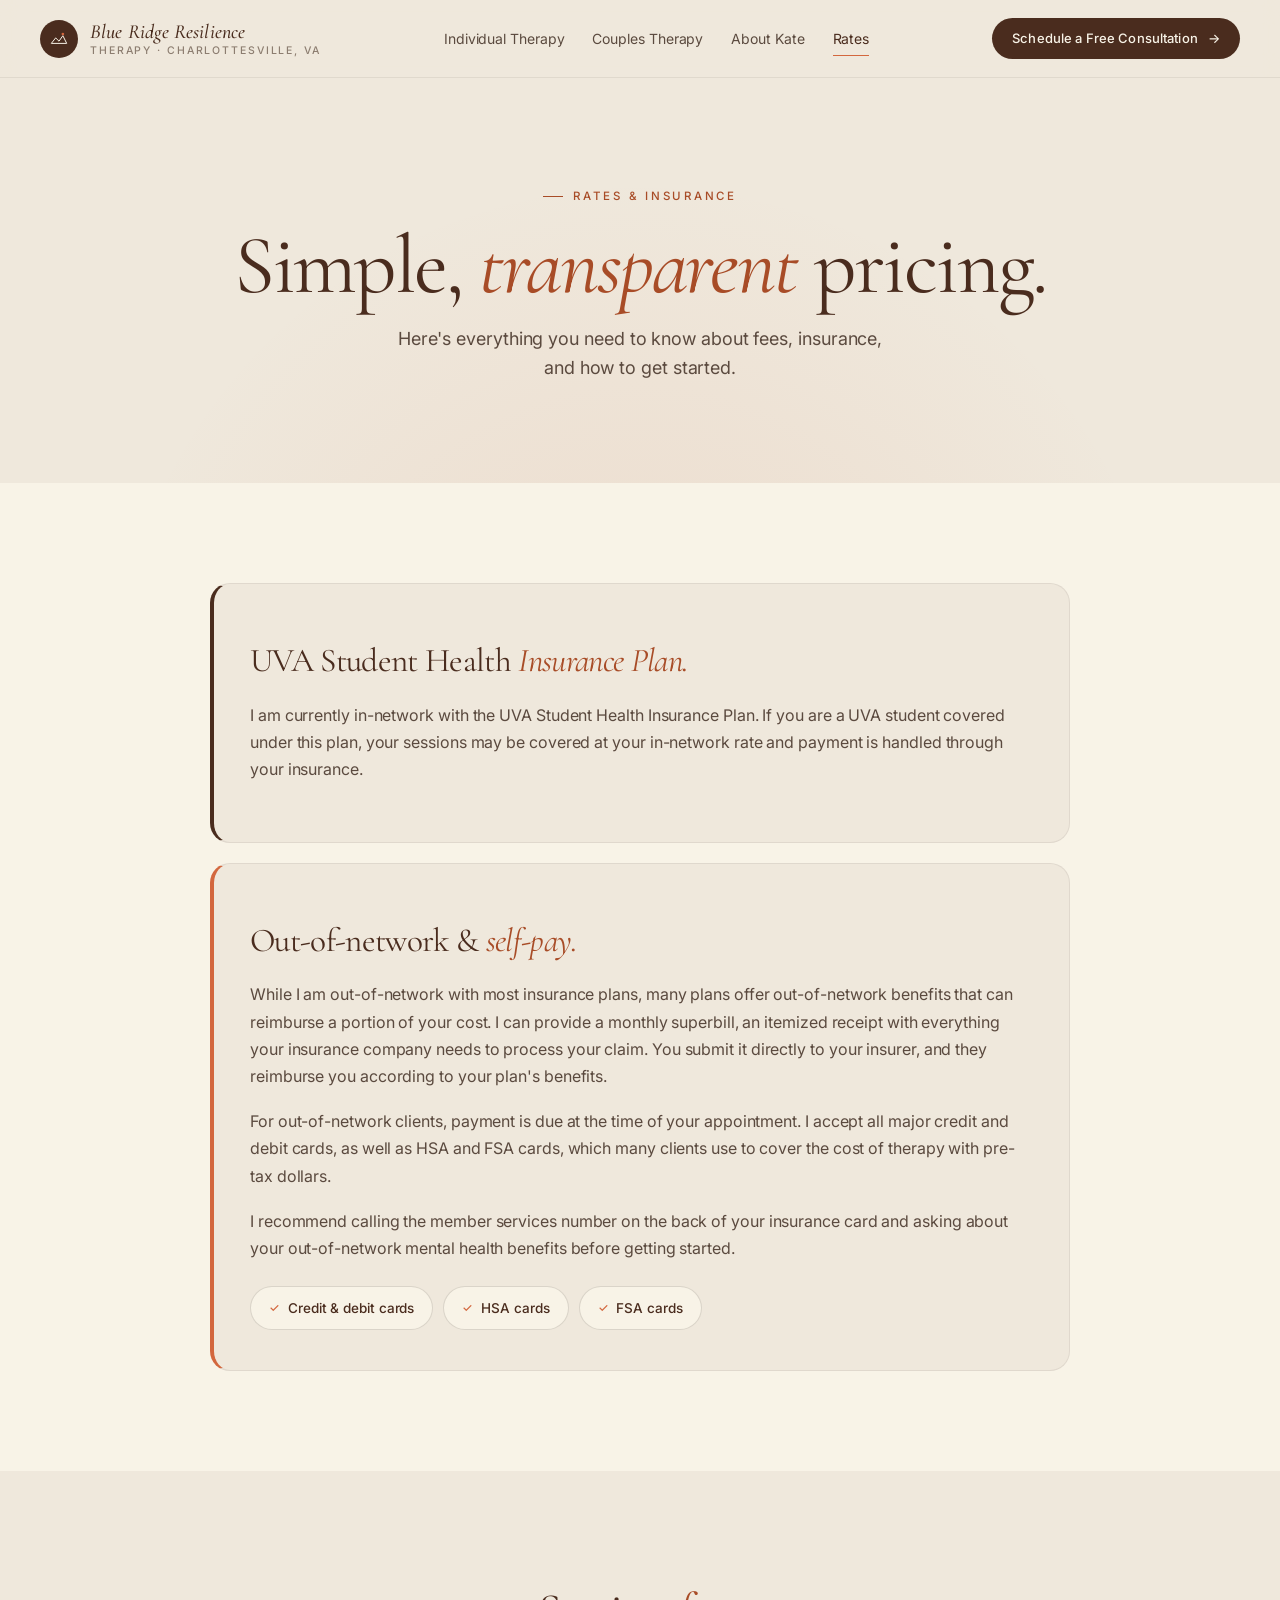
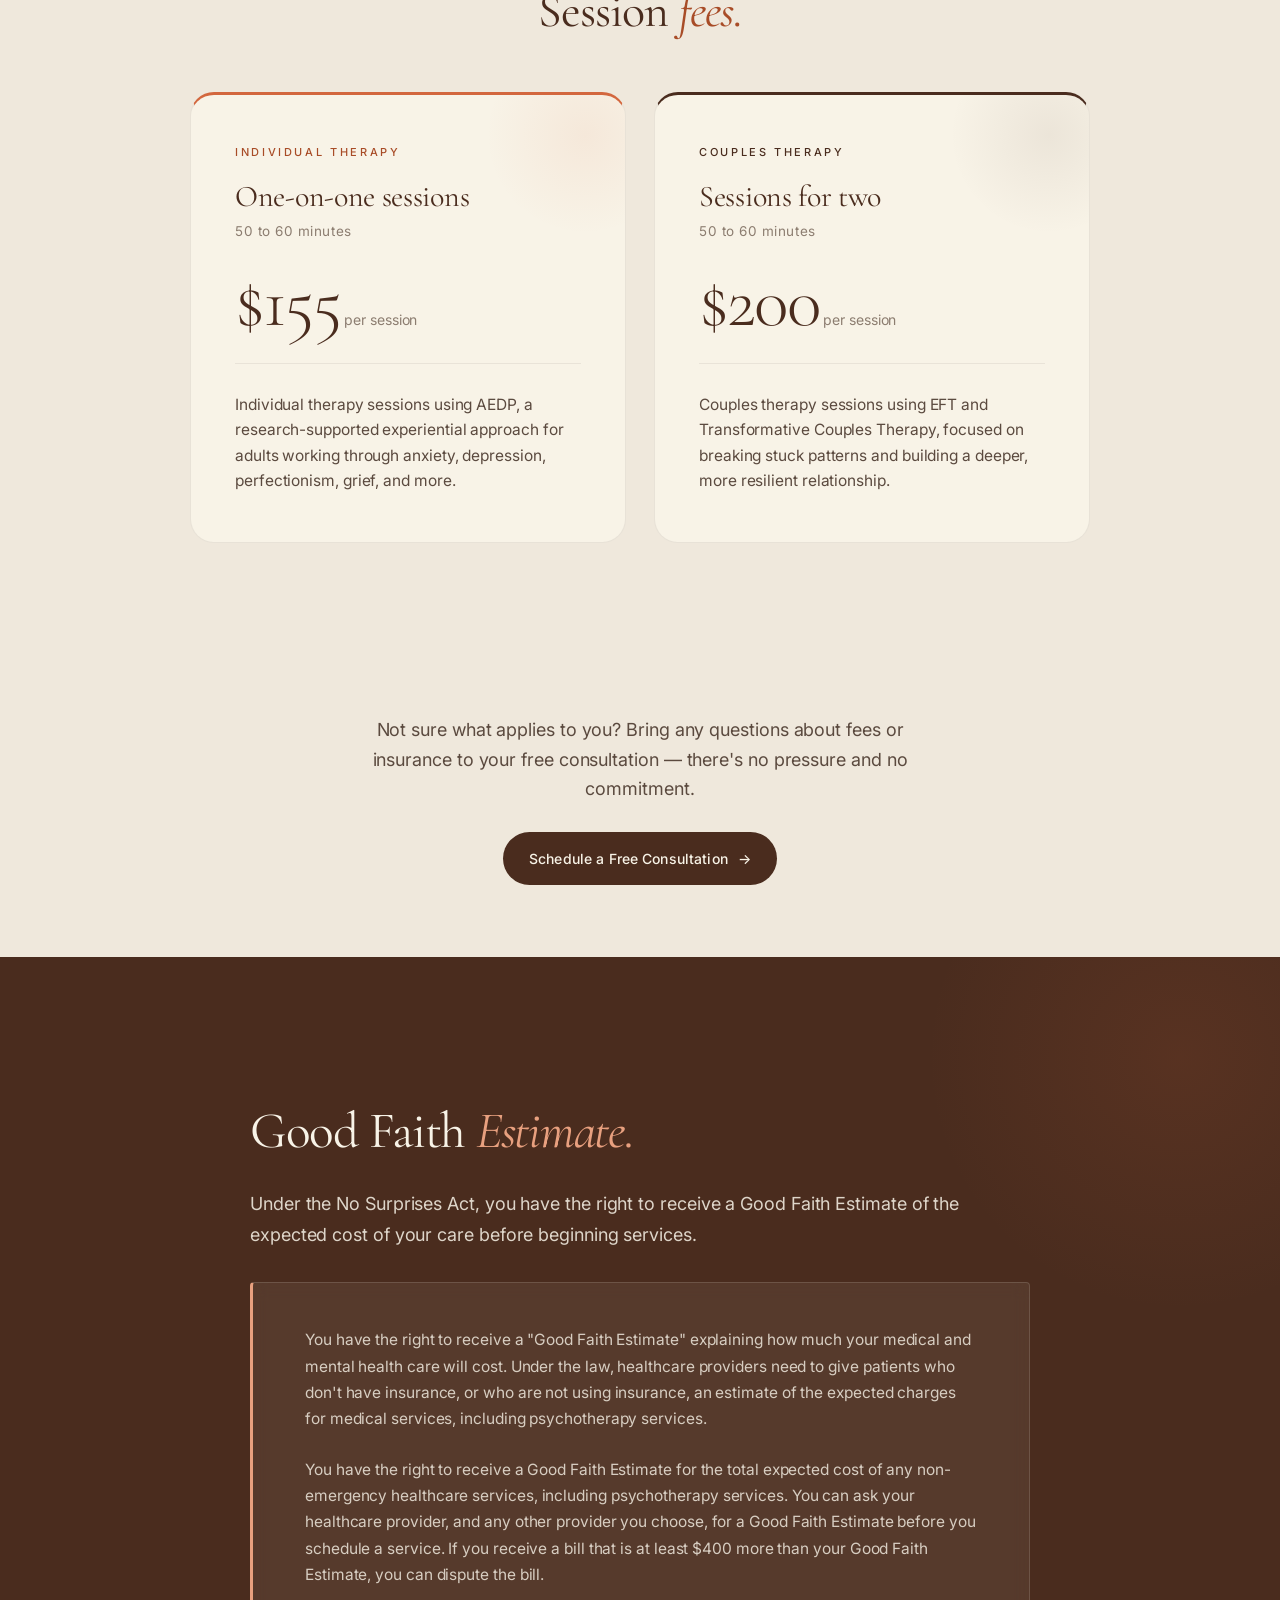
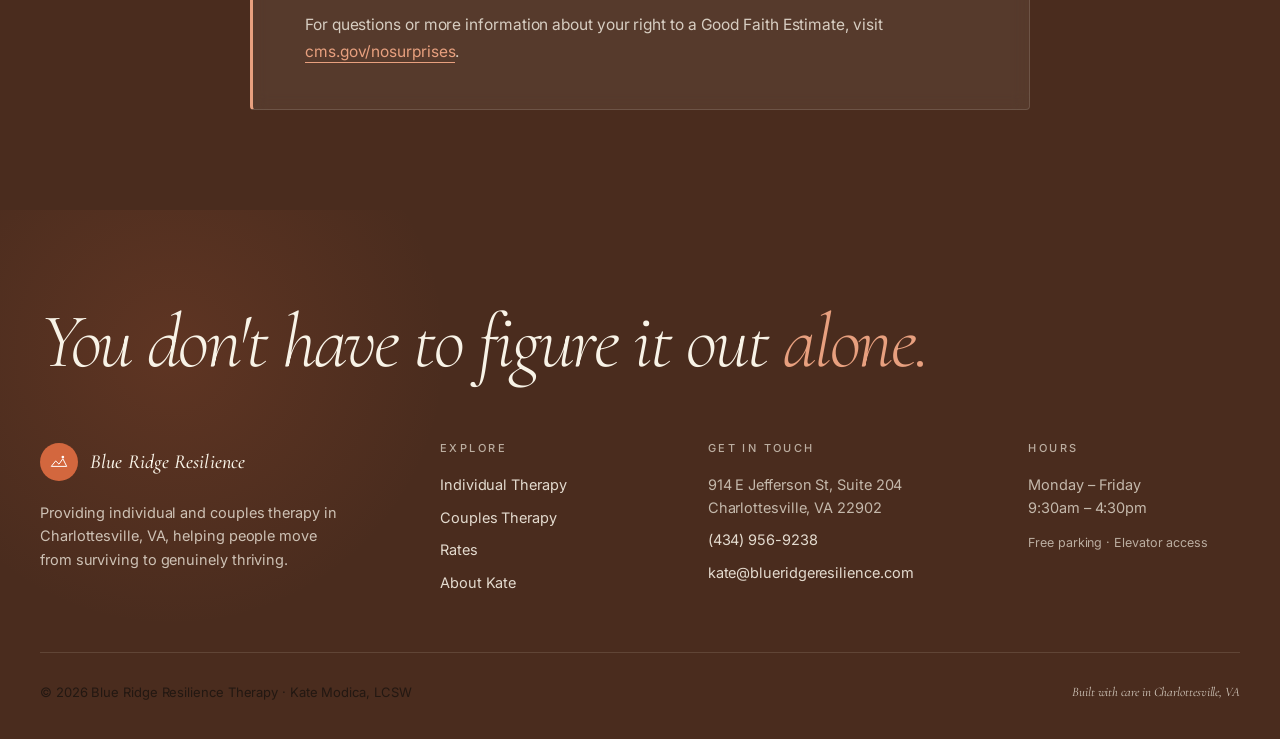
<file: files 2/rates.html>
<!DOCTYPE html>
<html lang="en">
<head>
  <meta charset="UTF-8" />
  <meta name="viewport" content="width=device-width, initial-scale=1.0" />
  <title>Rates &amp; Insurance · Blue Ridge Resilience Therapy · Kate Modica, LCSW</title>
  <meta name="description" content="Rates, insurance, and payment information for therapy with Kate Modica, LCSW in Charlottesville, VA. Individual sessions $155, couples sessions $200. HSA/FSA accepted, out-of-network reimbursement supported." />

  <link rel="icon" type="image/svg+xml" href="favicon.svg" />

  <meta property="og:type" content="website" />
  <meta property="og:site_name" content="Blue Ridge Resilience Therapy" />
  <meta property="og:title" content="Rates &amp; Insurance · Blue Ridge Resilience Therapy · Kate Modica, LCSW" />
  <meta property="og:description" content="Rates, insurance, and payment information for therapy with Kate Modica, LCSW in Charlottesville, VA. Individual sessions $155, couples sessions $200. HSA/FSA accepted." />
  <meta property="og:url" content="https://blueridgeresilience.com/rates.html" />
  <meta property="og:image" content="https://blueridgeresilience.com/headshot_kate.jpg" />
  <link rel="canonical" href="https://blueridgeresilience.com/rates.html" />

  <link rel="preconnect" href="https://fonts.googleapis.com" />
  <link rel="preconnect" href="https://fonts.gstatic.com" crossorigin />
  <link href="https://fonts.googleapis.com/css2?family=Cormorant+Garamond:ital,wght@0,300..600;1,300..600&family=Inter:wght@300..600&display=swap" rel="stylesheet" />
  <link rel="stylesheet" href="styles.css" />

  <style>
    /* ═══ RATES PAGE SPECIFIC ═══ */

    /* HERO */
    .page-hero-centered { background: radial-gradient(ellipse at 50% 160%, rgba(211,103,62,.1), transparent 60%); }

    /* RATES CARDS */
    .rates { padding: 100px 0; background: var(--shell); }
    .rates-grid { display: grid; grid-template-columns: 1fr 1fr; gap: 28px; max-width: 900px; margin: 0 auto; }
    .rate-card {
      background: var(--milk); border-radius: 24px; padding: 48px 44px;
      border: 1px solid var(--rule-soft); position: relative; overflow: hidden;
    }
    .rate-card:first-child { border-top: 3px solid var(--clay); }
    .rate-card:last-child { border-top: 3px solid var(--plum); }
    .rate-card::before {
      content: ''; position: absolute; top: -60px; right: -60px;
      width: 200px; height: 200px; border-radius: 50%;
      background: radial-gradient(circle, rgba(211,103,62,.08), transparent 70%);
    }
    .rate-card:last-child::before { background: radial-gradient(circle, rgba(74,44,30,.07), transparent 70%); }
    .rate-label { font-size: 11px; letter-spacing: 0.24em; text-transform: uppercase; color: var(--clay-dk); font-weight: 500; margin-bottom: 20px; }
    .rate-card:last-child .rate-label { color: var(--plum); }
    .rate-card h3 { font-family: var(--display); font-size: 30px; color: var(--plum); margin-bottom: 8px; }
    .rate-duration { font-size: 13.5px; color: var(--muted); margin-bottom: 28px; letter-spacing: 0.04em; }
    .rate-price { display: flex; align-items: baseline; gap: 4px; margin-bottom: 28px; padding-bottom: 28px; border-bottom: 1px solid var(--rule-soft); }
    .rate-amount { font-family: var(--display); font-size: 72px; font-weight: 300; color: var(--plum); line-height: 0.9; letter-spacing: -0.02em; }
    .rate-per { font-size: 14px; color: var(--muted); font-weight: 400; }
    .rate-card p { font-size: 15.5px; line-height: 1.65; color: var(--mid); }

    /* PAYMENT */
    .payment { padding: 100px 0; background: var(--milk); }
    .payment-inner { display: flex; flex-direction: column; gap: 20px; max-width: 860px; margin: 0 auto; }
    .payment-block {
      background: var(--shell); border-radius: 20px; padding: 40px 36px;
      border: 1px solid var(--rule-soft);
    }
    .payment-block:first-child { border-left: 4px solid var(--plum); }
    .payment-block:last-child  { border-left: 4px solid var(--clay); }
    .payment-block h2 { font-size: clamp(24px, 2.6vw, 36px); line-height: 1.02; letter-spacing: -0.02em; margin: 20px 0 24px; }
    .payment-block h2 em { font-style: italic; color: var(--clay-dk); }
    .payment-block p { font-size: 16px; line-height: 1.7; margin-bottom: 18px; color: var(--mid); }

    /* RATES HEADER */
    .rates-header { text-align: center; max-width: 680px; margin: 0 auto 56px; }
    .rates-header h2 { font-size: clamp(32px, 3.8vw, 48px); line-height: 1.02; letter-spacing: -0.02em; margin-top: 16px; }
    .rates-header h2 em { font-style: italic; color: var(--clay-dk); }
    .payment-tags { display: flex; flex-wrap: wrap; gap: 10px; margin-top: 24px; }
    .tag {
      display: inline-flex; align-items: center; gap: 8px;
      padding: 10px 18px; background: var(--milk); border: 1px solid var(--rule);
      border-radius: 999px; font-size: 13.5px; font-weight: 500; color: var(--plum);
      transition: all 0.3s var(--ease);
    }
    .tag:hover { background: var(--plum); color: var(--milk); border-color: var(--plum); }
    .tag::before { content: '✓'; font-size: 12px; color: var(--clay); }
    .tag:hover::before { color: var(--clay-soft); }

    /* GFE — dark */
    .gfe { padding: 100px 0; background: var(--plum); position: relative; overflow: hidden; }
    .gfe::before { content: ''; position: absolute; top: -200px; right: -200px; width: 600px; height: 600px; background: radial-gradient(circle, rgba(211,103,62,.1), transparent 60%); pointer-events: none; }
    .gfe .kicker { color: rgba(248,243,231,.7); }
    .gfe .kicker::before { background: rgba(248,243,231,.5); }
    .gfe-inner { position: relative; z-index: 1; max-width: 860px; margin: 0 auto; }
    .gfe h2 { font-size: clamp(32px, 4vw, 56px); color: var(--milk); line-height: 1.02; letter-spacing: -0.025em; margin: 20px 0 32px; }
    .gfe h2 em { font-style: italic; color: var(--clay-soft); }
    .gfe-lead { font-size: 18px; line-height: 1.7; color: rgba(248,243,231,.85); margin-bottom: 32px; }
    .gfe-box {
      background: rgba(248,243,231,.07); border: 1px solid rgba(248,243,231,.14);
      border-left: 3px solid var(--clay-soft); border-radius: 4px;
      padding: 44px 52px; backdrop-filter: blur(8px);
    }
    .gfe-box p { font-size: 15.5px; line-height: 1.7; color: rgba(248,243,231,.8); margin-bottom: 24px; }
    .gfe-box p:last-child { margin-bottom: 0; }
    .gfe-box a { color: var(--clay-soft); border-bottom: 1px solid var(--clay-soft); padding-bottom: 1px; transition: all 0.3s var(--ease); }
    .gfe-box a:hover { color: var(--milk); border-bottom-color: var(--milk); }

    /* BRIDGE */
    .rates-bridge { padding: 72px 0; }
    .rates-bridge p { font-size: 18px; color: var(--mid); max-width: 600px; margin: 0 auto 28px; text-align: center; }
    .rates-bridge-cta { text-align: center; }

    /* Responsive */
    @media (max-width: 1040px) {
      .rates-grid { grid-template-columns: 1fr; max-width: 520px; }
      .rates, .payment, .gfe { padding: 80px 0; }
    }
    @media (max-width: 640px) {
      .rate-card { padding: 36px 28px; }
      .rate-amount { font-size: 56px; }
      .gfe-box { padding: 28px 24px; }
      .payment-block { padding: 32px 28px; }
    }
  </style>
</head>
<body>
<a href="#main-content" class="skip-link">Skip to main content</a>

<!-- HEADER -->
<header class="site-header">
  <div class="header-inner">
    <a href="index.html" class="brand">
      <span class="brand-mark">
        <svg viewBox="0 0 40 40" fill="none" aria-hidden="true">
          <path d="M6 28 L14 18 L20 24 L27 14 L34 28 Z" stroke="#F8F3E7" stroke-width="1.8" stroke-linejoin="round" fill="none"/>
          <circle cx="27" cy="11" r="2.4" fill="#D3673E"/>
        </svg>
      </span>
      <span class="brand-stack">
        <span class="brand-name">Blue Ridge Resilience</span>
        <span class="brand-tag">Therapy · Charlottesville, VA</span>
      </span>
    </a>
    <nav class="primary-nav">
      <a href="individual-therapy.html">Individual Therapy</a>
      <a href="couples-therapy.html">Couples Therapy</a>
      <a href="about.html">About Kate</a>
      <a href="rates.html" class="active">Rates</a>
    </nav>
    <div class="header-actions">
      <a href="https://katemo.clientsecure.me" target="_blank" rel="noopener" class="btn btn-sm">Schedule a Free Consultation</a>
      <button class="nav-hamburger" id="hamburger" aria-label="Open menu">
        <span></span><span></span><span></span>
      </button>
    </div>
  </div>
  <div class="mobile-menu" id="mobileMenu">
    <a href="individual-therapy.html">Individual Therapy</a>
    <a href="couples-therapy.html">Couples Therapy</a>
    <a href="about.html">About Kate</a>
    <a href="rates.html">Rates</a>
    <a href="https://katemo.clientsecure.me" target="_blank" rel="noopener" class="btn">Schedule a Free Consultation</a>
  </div>
</header>

<!-- HERO -->
<section class="page-hero page-hero-centered" id="main-content">
  <div class="container">
    <span class="kicker reveal">Rates &amp; Insurance</span>
    <h1 class="reveal reveal-d1">Simple, <em>transparent</em> pricing.</h1>
    <p class="page-hero-lead reveal reveal-d2">Here's everything you need to know about fees, insurance, and how to get started.</p>
  </div>
</section>

<!-- PAYMENT -->
<section class="payment">
  <div class="container">
    <div class="payment-inner">
      <div class="payment-block reveal">
        <h2>UVA Student Health <em>Insurance Plan.</em></h2>
        <p>I am currently in-network with the UVA Student Health Insurance Plan. If you are a UVA student covered under this plan, your sessions may be covered at your in-network rate and payment is handled through your insurance.</p>
      </div>
      <div class="payment-block reveal">
        <h2>Out-of-network &amp; <em>self-pay.</em></h2>
        <p>While I am out-of-network with most insurance plans, many plans offer out-of-network benefits that can reimburse a portion of your cost. I can provide a monthly superbill, an itemized receipt with everything your insurance company needs to process your claim. You submit it directly to your insurer, and they reimburse you according to your plan's benefits.</p>
        <p>For out-of-network clients, payment is due at the time of your appointment. I accept all major credit and debit cards, as well as HSA and FSA cards, which many clients use to cover the cost of therapy with pre-tax dollars.</p>
        <p>I recommend calling the member services number on the back of your insurance card and asking about your out-of-network mental health benefits before getting started.</p>
        <div class="payment-tags">
          <span class="tag">Credit &amp; debit cards</span>
          <span class="tag">HSA cards</span>
          <span class="tag">FSA cards</span>
        </div>
      </div>
    </div>
  </div>
</section>

<!-- RATE CARDS -->
<section class="rates">
  <div class="container">
    <div class="rates-header reveal">
      <h2>Session <em>fees.</em></h2>
    </div>
    <div class="rates-grid">
      <div class="rate-card reveal">
        <div class="rate-label">Individual Therapy</div>
        <h3>One-on-one sessions</h3>
        <div class="rate-duration">50 to 60 minutes</div>
        <div class="rate-price">
          <span class="rate-amount">$155</span>
          <span class="rate-per">per session</span>
        </div>
        <p>Individual therapy sessions using AEDP, a research-supported experiential approach for adults working through anxiety, depression, perfectionism, grief, and more.</p>
      </div>
      <div class="rate-card reveal reveal-d1">
        <div class="rate-label">Couples Therapy</div>
        <h3>Sessions for two</h3>
        <div class="rate-duration">50 to 60 minutes</div>
        <div class="rate-price">
          <span class="rate-amount">$200</span>
          <span class="rate-per">per session</span>
        </div>
        <p>Couples therapy sessions using EFT and Transformative Couples Therapy, focused on breaking stuck patterns and building a deeper, more resilient relationship.</p>
      </div>
    </div>
  </div>
</section>

<!-- BRIDGE -->
<section class="rates-bridge">
  <div class="container">
    <p class="reveal">Not sure what applies to you? Bring any questions about fees or insurance to your free consultation — there's no pressure and no commitment.</p>
    <div class="rates-bridge-cta">
      <a href="https://katemo.clientsecure.me" target="_blank" rel="noopener" class="btn reveal">Schedule a Free Consultation</a>
    </div>
  </div>
</section>

<!-- GOOD FAITH ESTIMATE -->
<section class="gfe">
  <div class="container gfe-inner">
    <span class="kicker kicker-light reveal">Your rights</span>
    <h2 class="reveal reveal-d1">Good Faith <em>Estimate.</em></h2>
    <p class="gfe-lead reveal reveal-d2">Under the No Surprises Act, you have the right to receive a Good Faith Estimate of the expected cost of your care before beginning services.</p>
    <div class="gfe-box reveal reveal-d2">
      <p>You have the right to receive a "Good Faith Estimate" explaining how much your medical and mental health care will cost. Under the law, healthcare providers need to give patients who don't have insurance, or who are not using insurance, an estimate of the expected charges for medical services, including psychotherapy services.</p>
      <p>You have the right to receive a Good Faith Estimate for the total expected cost of any non-emergency healthcare services, including psychotherapy services. You can ask your healthcare provider, and any other provider you choose, for a Good Faith Estimate before you schedule a service. If you receive a bill that is at least $400 more than your Good Faith Estimate, you can dispute the bill.</p>
      <p>For questions or more information about your right to a Good Faith Estimate, visit <a href="https://www.cms.gov/nosurprises" target="_blank" rel="noopener">cms.gov/nosurprises</a>.</p>
    </div>
  </div>
</section>

<!-- FOOTER -->
<footer>
  <div class="container footer-inner">
    <div class="footer-big">You don't have to figure it out <em>alone.</em></div>
    <div class="footer-top">
      <div>
        <a href="index.html" class="brand">
          <span class="brand-mark">
            <svg viewBox="0 0 40 40" fill="none" aria-hidden="true">
              <path d="M6 28 L14 18 L20 24 L27 14 L34 28 Z" stroke="#F8F3E7" stroke-width="1.8" stroke-linejoin="round" fill="none"/>
              <circle cx="27" cy="11" r="2.4" fill="#E8A07F"/>
            </svg>
          </span>
          <span class="brand-name">Blue Ridge Resilience</span>
        </a>
        <p>Providing individual and couples therapy in Charlottesville, VA, helping people move from surviving to genuinely thriving.</p>
      </div>
      <div class="footer-col">
        <h4>Explore</h4>
        <ul>
          <li><a href="individual-therapy.html">Individual Therapy</a></li>
          <li><a href="couples-therapy.html">Couples Therapy</a></li>
          <li><a href="rates.html">Rates</a></li>
          <li><a href="about.html">About Kate</a></li>
        </ul>
      </div>
      <div class="footer-col">
        <h4>Get in Touch</h4>
        <ul>
          <li>914 E Jefferson St, Suite 204<br/>Charlottesville, VA 22902</li>
          <li><a href="tel:4349569238">(434) 956-9238</a></li>
          <li><a href="mailto:kate@blueridgeresilience.com">kate@blueridgeresilience.com</a></li>
        </ul>
      </div>
      <div class="footer-col">
        <h4>Hours</h4>
        <ul><li>Monday – Friday<br/>9:30am – 4:30pm</li></ul>
        <div class="footer-extras">Free parking · Elevator access</div>
      </div>
    </div>
    <div class="footer-bottom">
      <p>© 2026 Blue Ridge Resilience Therapy · Kate Modica, LCSW</p>
      <p><em>Built with care in Charlottesville, VA</em></p>
    </div>
  </div>
</footer>

<script>
  const io = new IntersectionObserver((es) => {
    es.forEach(e => { if (e.isIntersecting) { e.target.classList.add('in'); io.unobserve(e.target); } });
  }, { threshold: 0.1, rootMargin: '0px 0px -40px 0px' });
  document.querySelectorAll('.reveal').forEach(el => io.observe(el));
  const hamburger = document.getElementById('hamburger');
  const mobileMenu = document.getElementById('mobileMenu');
  if (hamburger && mobileMenu) {
    hamburger.setAttribute('aria-expanded', 'false');
    hamburger.addEventListener('click', () => {
      const isOpen = mobileMenu.classList.toggle('open');
      hamburger.setAttribute('aria-expanded', String(isOpen));
    });
  }
</script>
</body>
</html>
</file>
<file: files 2/styles.css>
/* ════════════════════════════════════════════════════════════════
   BLUE RIDGE RESILIENCE THERAPY — shared stylesheet
   Typography: Cormorant Garamond (display) + Inter (body)
   Palette: warm oat, plum, clay
════════════════════════════════════════════════════════════════ */

/* ─── RESET + TOKENS ─── */
*, *::before, *::after { box-sizing: border-box; margin: 0; padding: 0; }

:root {
  --shell:       #EFE8DC;
  --shell-deep:  #E4DCC9;
  --milk:        #F8F3E7;
  --clay:        #D3673E;
  --clay-dk:     #A84C27;
  --clay-soft:   #E8A07F;
  --plum:        #4A2C1E;
  --ink:         #231812;
  --mid:         #5B4A3F;
  --muted:       #8C7D70;
  --moss:        #4E5A3E;
  --rule:        rgba(35, 24, 18, 0.14);
  --rule-soft:   rgba(35, 24, 18, 0.07);
  --display: 'Cormorant Garamond', Georgia, serif;
  --body:    'Inter', system-ui, -apple-system, sans-serif;
  --ease:    cubic-bezier(0.2, 0.7, 0.2, 1);
  --ease-out: cubic-bezier(0.16, 1, 0.3, 1);
}

html { scroll-behavior: smooth; -webkit-font-smoothing: antialiased; }

body {
  font-family: var(--body);
  font-size: 16px;
  line-height: 1.65;
  color: var(--ink);
  background: var(--shell);
  overflow-x: hidden;
  letter-spacing: -0.005em;
}

img { display: block; max-width: 100%; height: auto; }
a   { color: inherit; text-decoration: none; }

h1, h2, h3, h4 {
  font-family: var(--display);
  font-weight: 400;
  line-height: 1;
  color: var(--plum);
  letter-spacing: -0.01em;
}

p { color: var(--ink); }
::selection { background: var(--clay); color: var(--milk); }

/* ─── CONTAINER ─── */
.container {
  width: 100%;
  max-width: 1360px;
  margin: 0 auto;
  padding: 0 40px;
}

/* ─── BUTTONS ─── */
.btn {
  display: inline-flex;
  align-items: center;
  gap: 10px;
  padding: 15px 26px;
  font-family: var(--body);
  font-size: 14px;
  font-weight: 500;
  background: var(--plum);
  color: var(--milk);
  border: none;
  border-radius: 999px;
  cursor: pointer;
  transition: all 0.35s var(--ease);
  letter-spacing: 0.01em;
  white-space: nowrap;
}
.btn::after { content: '→'; transition: transform 0.35s var(--ease); }
.btn:hover  { background: var(--clay-dk); }
.btn:hover::after { transform: translateX(4px); }

.btn-ghost {
  background: transparent;
  color: var(--plum);
  border: 1px solid rgba(35, 24, 18, 0.28);
}
.btn-ghost::after { content: '→'; }
.btn-ghost:hover { background: var(--plum); color: var(--milk); border-color: var(--plum); }

.btn-ghost-light {
  background: transparent;
  color: var(--milk);
  border: 1px solid rgba(248, 243, 231, 0.5);
}
.btn-ghost-light::after { content: '→'; }
.btn-ghost-light:hover { background: var(--milk); color: var(--clay-dk); border-color: var(--milk); }

.btn-sm { padding: 10px 20px; font-size: 13px; }

/* ─── KICKER ─── */
.kicker {
  font-family: var(--body);
  font-size: 11.5px;
  letter-spacing: 0.24em;
  text-transform: uppercase;
  color: var(--clay-dk);
  font-weight: 500;
  display: inline-flex;
  align-items: center;
  gap: 10px;
}
.kicker::before {
  content: '';
  width: 20px;
  height: 1px;
  background: var(--clay-dk);
  flex-shrink: 0;
}
.kicker-light { color: rgba(248, 243, 231, 0.75); }
.kicker-light::before { background: rgba(248, 243, 231, 0.5); }

/* ─── HEADER ─── */
.site-header {
  position: sticky;
  top: 0;
  z-index: 100;
  background: rgba(239, 232, 220, 0.95);
  backdrop-filter: blur(12px);
  -webkit-backdrop-filter: blur(12px);
  border-bottom: 1px solid var(--rule-soft);
}

.header-inner {
  display: flex;
  align-items: center;
  justify-content: space-between;
  gap: 32px;
  padding: 18px 40px;
  max-width: 1440px;
  margin: 0 auto;
}

.brand {
  display: flex;
  align-items: center;
  gap: 12px;
  flex-shrink: 0;
}

.brand-mark {
  width: 38px;
  height: 38px;
  border-radius: 50%;
  background: var(--plum);
  display: flex;
  align-items: center;
  justify-content: center;
  flex-shrink: 0;
}
.brand-mark svg { width: 22px; height: 22px; }

.brand-stack {
  display: flex;
  flex-direction: column;
  line-height: 1.1;
}

.brand-name {
  font-family: var(--display);
  font-size: 20px;
  font-style: italic;
  font-weight: 500;
  color: var(--plum);
  letter-spacing: 0.005em;
}

.brand-tag {
  font-size: 10.5px;
  letter-spacing: 0.18em;
  text-transform: uppercase;
  color: var(--muted);
  font-weight: 500;
  margin-top: 2px;
}

/* Desktop nav */
.primary-nav {
  display: flex;
  gap: 28px;
  align-items: center;
}

.primary-nav a {
  font-size: 14px;
  color: var(--mid);
  font-weight: 400;
  position: relative;
  padding: 6px 0;
  transition: color 0.2s;
}

.primary-nav a::after {
  content: '';
  position: absolute;
  left: 0; right: 0; bottom: 0;
  height: 1px;
  background: var(--clay);
  transform: scaleX(0);
  transform-origin: left;
  transition: transform 0.3s var(--ease);
}

.primary-nav a:hover { color: var(--plum); }
.primary-nav a:hover::after { transform: scaleX(1); }
.primary-nav a.active { color: var(--plum); }
.primary-nav a.active::after { transform: scaleX(1); }

.header-actions {
  display: flex;
  align-items: center;
  gap: 14px;
  flex-shrink: 0;
}

/* Hamburger */
.nav-hamburger {
  display: none;
  flex-direction: column;
  justify-content: center;
  gap: 5px;
  width: 40px;
  height: 40px;
  background: none;
  border: none;
  cursor: pointer;
  padding: 6px;
}
.nav-hamburger span {
  display: block;
  width: 22px;
  height: 1.5px;
  background: var(--plum);
  transition: all 0.3s var(--ease);
}

/* Mobile menu */
.mobile-menu {
  display: none;
  flex-direction: column;
  background: var(--milk);
  border-top: 1px solid var(--rule-soft);
  padding: 8px 0 20px;
}
.mobile-menu.open { display: flex; }

.mobile-menu a {
  display: block;
  padding: 14px 40px;
  font-size: 15px;
  color: var(--mid);
  border-bottom: 1px solid var(--rule-soft);
  transition: color 0.2s;
}
.mobile-menu a:last-child { border-bottom: none; }
.mobile-menu a:hover { color: var(--plum); }
.mobile-menu .btn {
  display: inline-flex;
  margin: 20px 40px 0;
  align-self: flex-start;
}

/* ─── PAGE HERO (inner pages) ─── */
.page-hero {
  background: var(--shell);
  padding: 72px 0 0;
  position: relative;
  overflow: hidden;
}

.page-hero-split {
  display: grid;
  grid-template-columns: 1.1fr 1fr;
  gap: 64px;
  align-items: center;
}

.page-hero-copy { padding: 20px 0 80px; }
.page-hero-copy .kicker { margin-bottom: 24px; }

.page-hero h1 {
  font-size: clamp(48px, 6.5vw, 100px);
  font-weight: 400;
  line-height: 0.95;
  letter-spacing: -0.025em;
  color: var(--plum);
  margin: 20px 0 28px;
}
.page-hero h1 em { font-style: italic; color: var(--clay-dk); }

.page-hero-lead {
  font-size: 18px;
  color: var(--mid);
  max-width: 520px;
  line-height: 1.6;
  margin-bottom: 16px;
}

.page-hero-actions {
  display: flex;
  align-items: center;
  gap: 22px;
  flex-wrap: wrap;
  margin-top: 32px;
}

/* Portrait figure */
.page-hero-figure {
  position: relative;
  aspect-ratio: 4 / 5;
  max-width: 500px;
  margin-left: auto;
  align-self: end;
}

.page-hero-figure img {
  width: 100%;
  height: 100%;
  object-fit: cover;
  object-position: center 20%;
  border-radius: 260px 260px 32px 32px;
  filter: saturate(0.95) contrast(1.02);
}

.page-hero-figure::after {
  content: '';
  position: absolute;
  inset: 20px -20px -20px 20px;
  border: 2px solid var(--clay);
  border-radius: 260px 260px 32px 32px;
  z-index: -1;
}

/* Simple centered hero */
.page-hero-centered {
  text-align: center;
  padding: 100px 0;
}
.page-hero-centered .kicker { justify-content: center; margin-bottom: 20px; }
.page-hero-centered h1 { margin: 0 auto 20px; }
.page-hero-centered .page-hero-lead { margin: 0 auto; text-align: center; }

/* ─── PULL QUOTE ─── */
.pullquote {
  margin: 36px 0;
  padding: 28px 0 28px 32px;
  position: relative;
  font-family: var(--display);
  font-style: italic;
  font-size: clamp(22px, 2.5vw, 30px);
  line-height: 1.35;
  color: var(--plum);
  font-weight: 400;
}
.pullquote::before {
  content: '';
  position: absolute;
  left: 0; top: 0; bottom: 0;
  width: 2px;
  background: var(--clay);
}
.pullquote cite {
  display: block;
  margin-top: 14px;
  font-family: var(--body);
  font-style: normal;
  font-size: 11.5px;
  letter-spacing: 0.18em;
  text-transform: uppercase;
  color: var(--muted);
  font-weight: 500;
}

/* ─── TEXT LINK ─── */
.text-link {
  display: inline-flex;
  align-items: center;
  gap: 8px;
  font-size: 14px;
  font-weight: 500;
  color: var(--plum);
  padding-bottom: 3px;
  border-bottom: 1px solid var(--rule);
  transition: all 0.3s var(--ease);
  margin-top: 20px;
}
.text-link::after { content: '→'; transition: transform 0.3s var(--ease); }
.text-link:hover  { border-bottom-color: var(--clay); color: var(--clay-dk); }
.text-link:hover::after { transform: translateX(4px); }

/* ─── CTA SECTION ─── */
.cta-section {
  padding: 120px 0;
  background: var(--milk);
  text-align: center;
}
.cta-section .kicker { justify-content: center; margin-bottom: 20px; }
.cta-section h2 {
  font-size: clamp(36px, 4.5vw, 68px);
  font-weight: 400;
  margin: 0 auto 20px;
  max-width: 700px;
  line-height: 1.02;
  letter-spacing: -0.025em;
}
.cta-section h2 em { font-style: italic; color: var(--clay-dk); }
.cta-section p {
  font-size: 17px;
  max-width: 480px;
  margin: 0 auto 36px;
  color: var(--mid);
}
.cta-sub {
  display: block;
  margin-top: 14px;
  font-family: var(--display);
  font-style: italic;
  font-size: 16px;
  color: var(--muted);
}

/* ─── FOOTER ─── */
footer {
  background: var(--plum);
  color: rgba(248, 243, 231, 0.7);
  padding: 96px 0 36px;
  position: relative;
  overflow: hidden;
}
footer::before {
  content: '';
  position: absolute;
  top: -30%; left: -10%;
  width: 600px; height: 600px;
  background: radial-gradient(circle, rgba(211, 103, 62, 0.15), transparent 65%);
  pointer-events: none;
}
.footer-inner { position: relative; z-index: 1; }

.footer-big {
  font-family: var(--display);
  font-style: italic;
  font-size: clamp(44px, 6vw, 96px);
  font-weight: 300;
  line-height: 0.95;
  letter-spacing: -0.03em;
  color: var(--milk);
  margin-bottom: 64px;
  max-width: 980px;
}
.footer-big em { color: var(--clay-soft); }

.footer-top {
  display: grid;
  grid-template-columns: 1.3fr 0.8fr 1fr 0.8fr;
  gap: 56px;
  padding-bottom: 48px;
  border-bottom: 1px solid rgba(248, 243, 231, 0.12);
}
.footer-top .brand-name { color: var(--milk); }
.footer-top .brand-tag  { color: rgba(248, 243, 231, 0.65); }
.footer-top > div > p {
  margin-top: 20px;
  font-size: 14.5px;
  line-height: 1.6;
  max-width: 300px;
  color: rgba(248, 243, 231, 0.75);
}
.footer-col h4 {
  font-size: 11px;
  letter-spacing: 0.22em;
  text-transform: uppercase;
  color: rgba(248, 243, 231, 0.65);
  margin-bottom: 20px;
  font-weight: 500;
  font-family: var(--body);
}
.footer-col ul { list-style: none; }
.footer-col li { margin-bottom: 10px; font-size: 14.5px; line-height: 1.55; }
.footer-col a { color: rgba(248, 243, 231, 0.88); transition: color 0.2s; }
.footer-col a:hover { color: var(--clay-soft); }
.footer-extras { font-size: 12.5px; color: rgba(248, 243, 231, 0.65); margin-top: 14px; }

/* Logo mark needs a visible background inside the dark footer */
footer .brand-mark { background: var(--clay); }
footer .brand-mark svg path { stroke: #ffffff; }
footer .brand-mark svg circle { fill: #ffffff; }

.footer-bottom {
  padding-top: 28px;
  display: flex;
  justify-content: space-between;
  align-items: center;
  font-size: 13px;
  color: rgba(248, 243, 231, 0.65);
  flex-wrap: wrap;
  gap: 12px;
}
.footer-bottom em {
  font-family: var(--display);
  font-style: italic;
  color: rgba(248, 243, 231, 0.8);
}

/* ─── SKIP LINK ─── */
.skip-link {
  position: absolute;
  top: -100%;
  left: 0;
  background: var(--plum);
  color: var(--milk);
  padding: 12px 20px;
  font-size: 14px;
  font-weight: 500;
  z-index: 9999;
  transition: top 0.2s;
  text-decoration: none;
}
.skip-link:focus { top: 0; }

/* ─── SCROLL REVEAL ─── */
.reveal {
  opacity: 0;
  transform: translateY(16px);
  transition: opacity 0.9s var(--ease), transform 0.9s var(--ease);
}
.reveal.in { opacity: 1; transform: translateY(0); }
.reveal-d1 { transition-delay: 0.1s; }
.reveal-d2 { transition-delay: 0.2s; }
.reveal-d3 { transition-delay: 0.3s; }

@media (prefers-reduced-motion: reduce) {
  .reveal {
    opacity: 1;
    transform: none;
    transition: none;
  }
}

/* ─── RESPONSIVE ─── */
@media (max-width: 1250px) {
  .btn-sm { font-size: 12px; padding: 9px 14px; }
}
@media (max-width: 1100px) {
  .primary-nav { display: none; }
  .header-inner .btn { display: none; }
  .header-inner { padding: 14px 24px; }
  .nav-hamburger { display: flex; }

  .page-hero-split { grid-template-columns: 1fr; gap: 48px; }
  .page-hero-figure { max-width: 440px; margin: 0 auto; align-self: auto; }
  .page-hero-copy { padding: 20px 0 40px; }
  .page-hero-lead { max-width: 100%; }
}

@media (max-width: 640px) {
  .container { padding: 0 22px; }
  .header-inner { padding: 12px 22px; }
  .brand-tag { display: none; }
  .brand-name { font-size: 17px; }
  .brand-mark { width: 32px; height: 32px; }
  .mobile-menu a { padding: 13px 22px; }
  .mobile-menu .btn { margin: 16px 22px 0; }

  .page-hero { padding: 48px 0 0; }
  .page-hero h1 { font-size: 44px; }
  .page-hero-lead { font-size: 16px; }
  .page-hero-centered { padding: 72px 0; }

  .footer-top { grid-template-columns: 1fr; gap: 36px; }
  .footer-bottom { flex-direction: column; align-items: flex-start; gap: 8px; }
  .footer-big { margin-bottom: 48px; }

  .cta-section { padding: 80px 0; }
  .pullquote { font-size: 20px; padding-left: 22px; }
}
</file>
